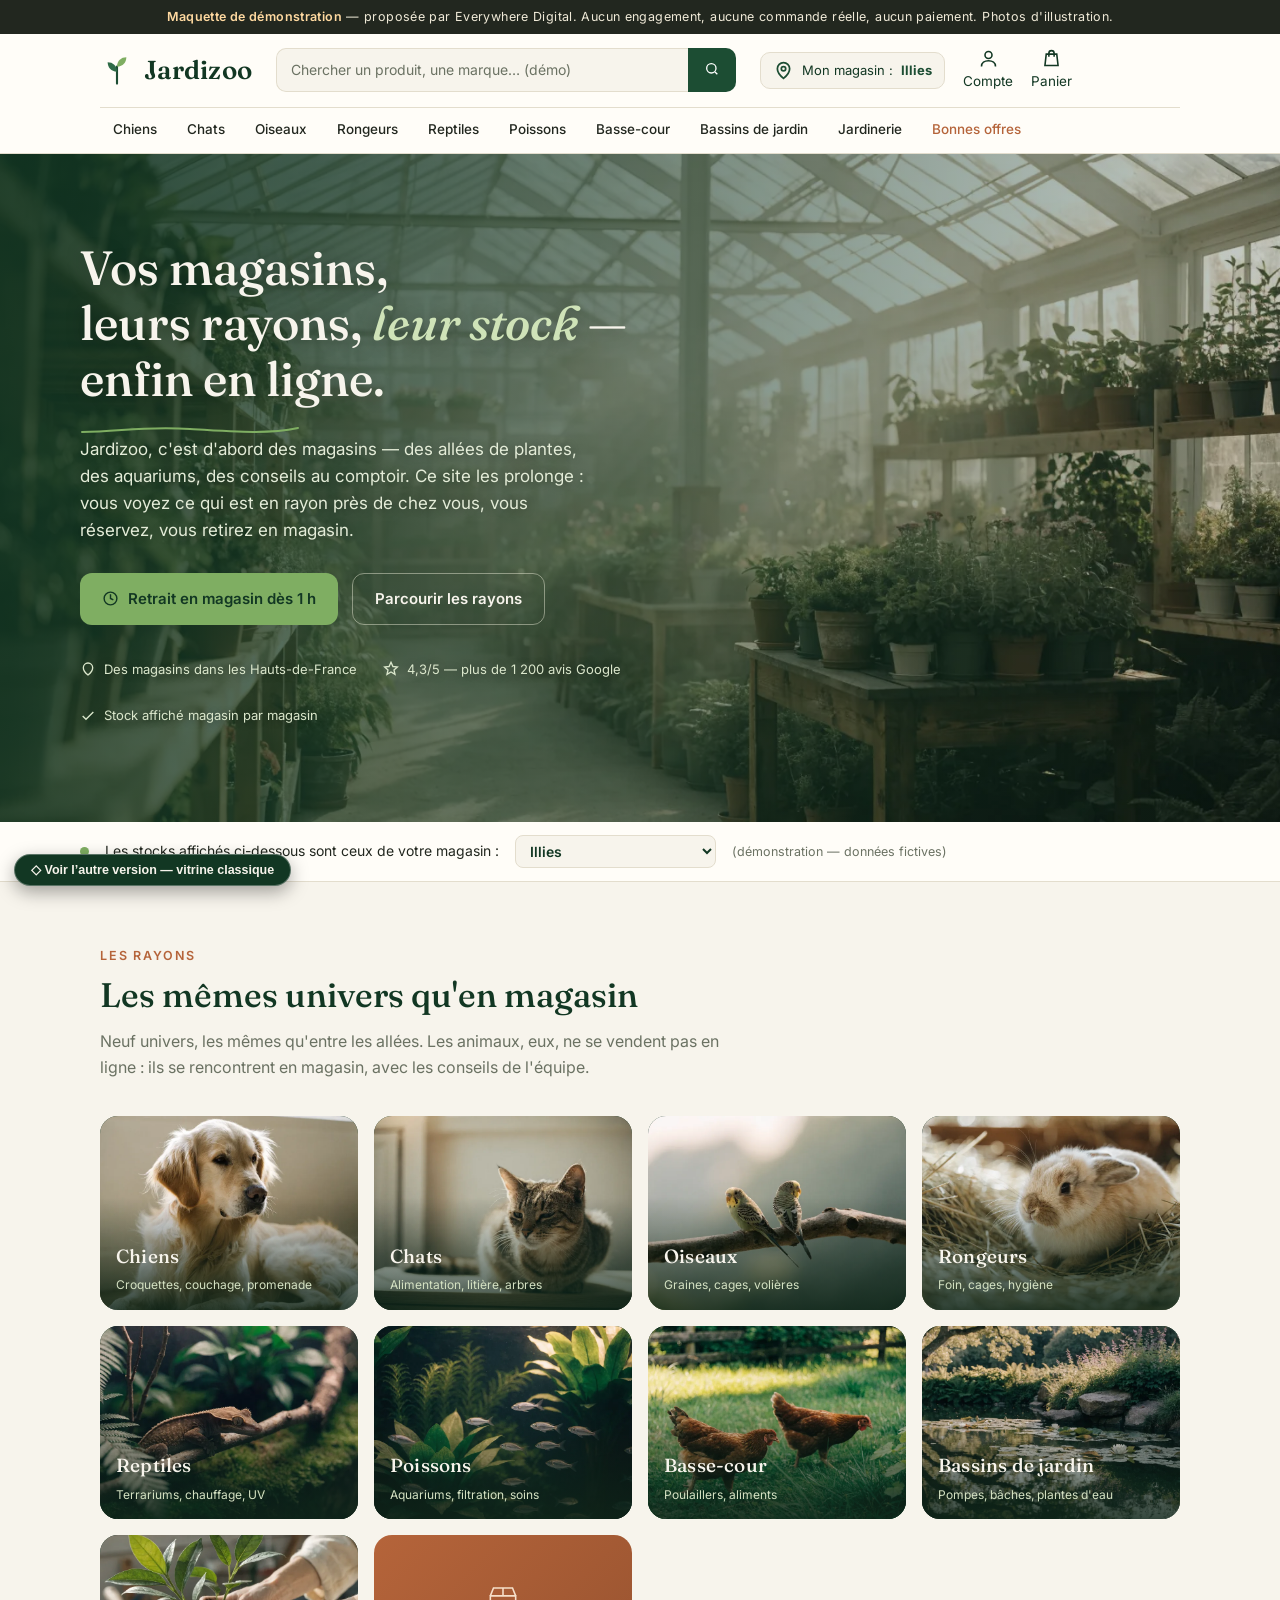
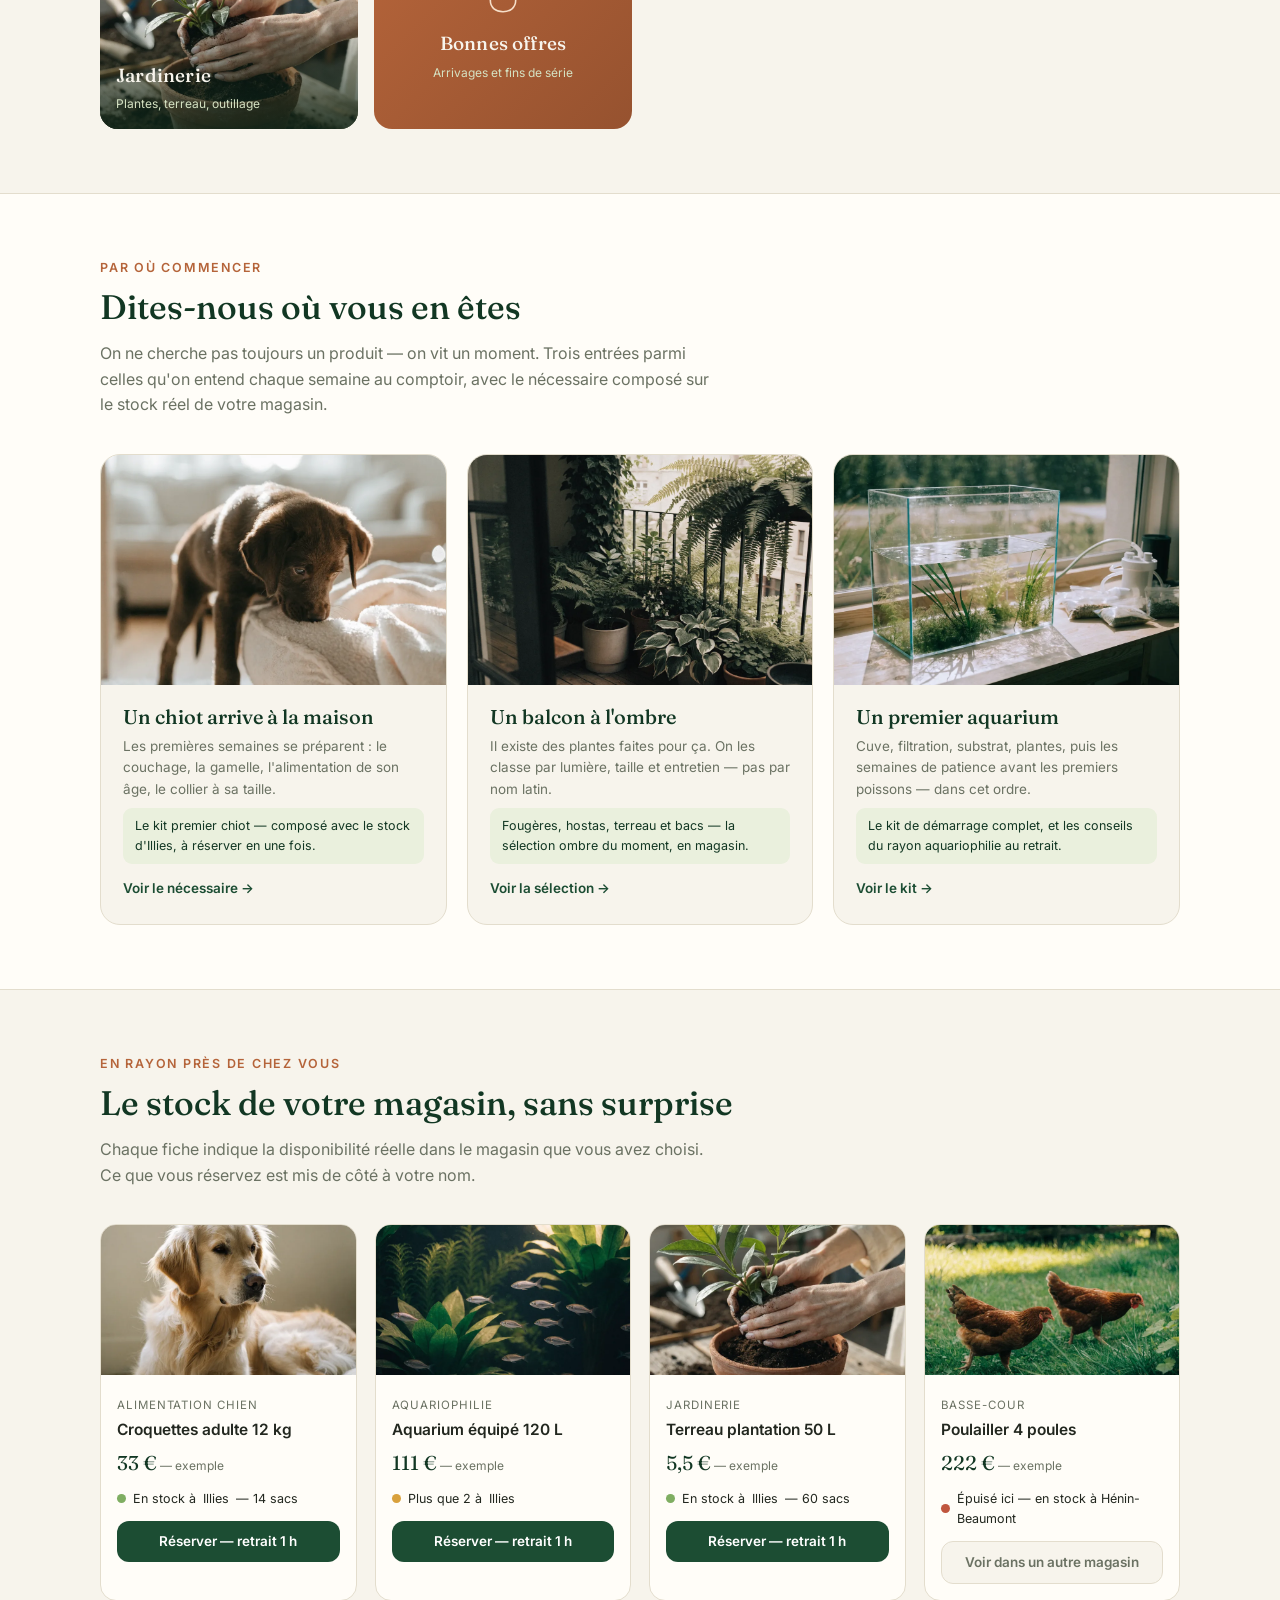
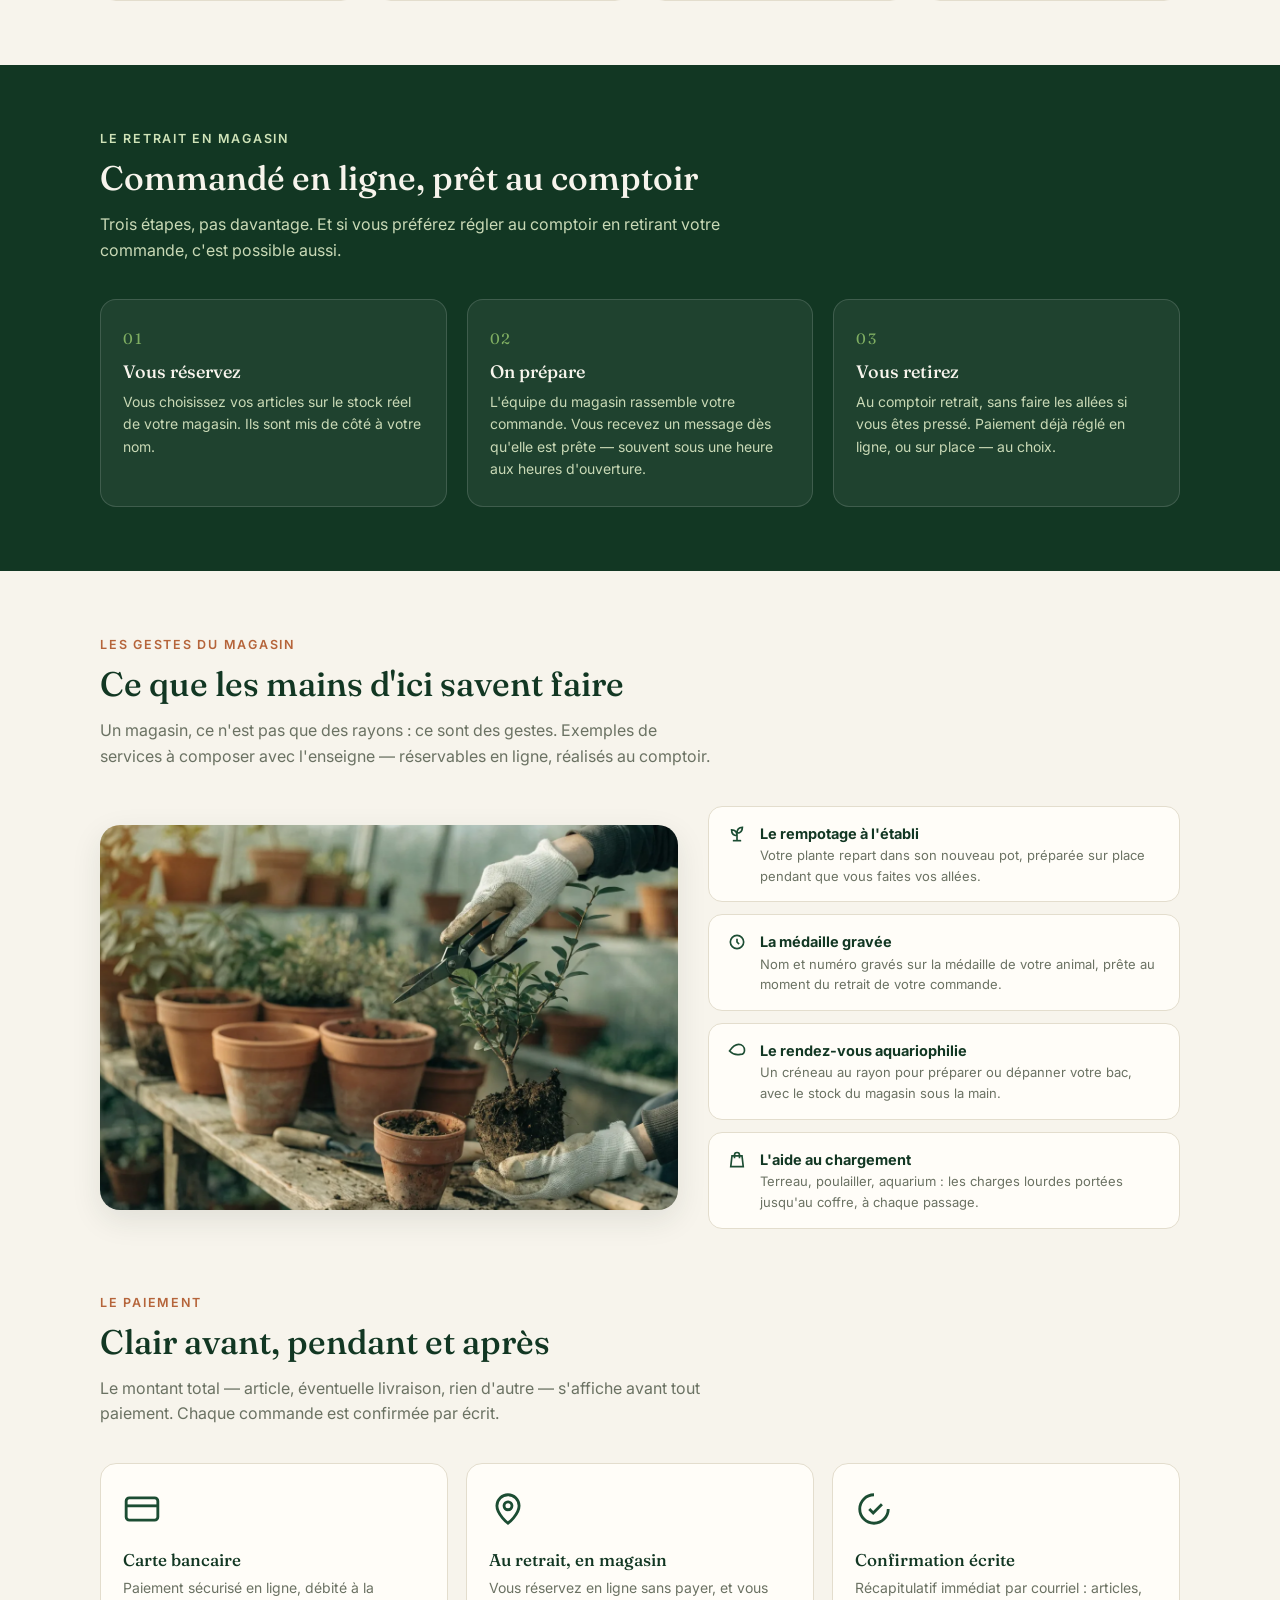
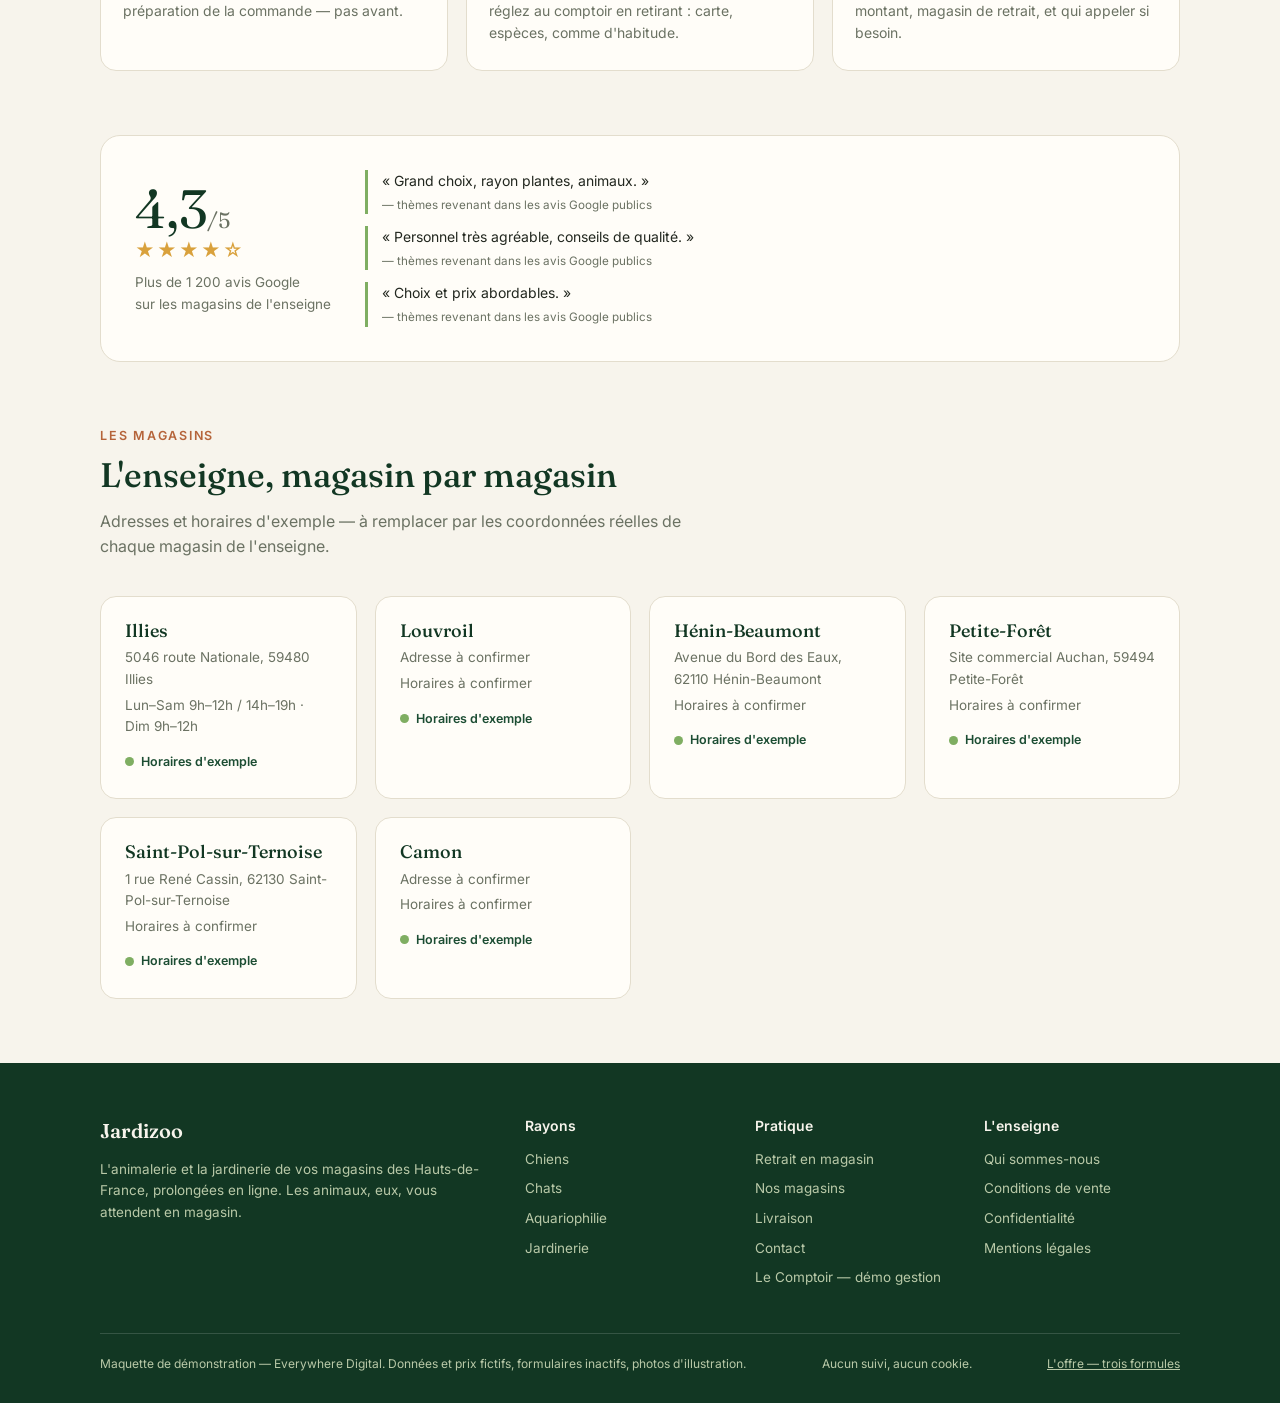
<file: index.html>
<!DOCTYPE html>
<html lang="fr">
<head>
<meta charset="UTF-8">
<meta name="viewport" content="width=device-width, initial-scale=1.0">
<meta name="robots" content="noindex, nofollow">
<title>Jardizoo — maquette de démonstration</title>
<link rel="preconnect" href="https://fonts.googleapis.com">
<link rel="preconnect" href="https://fonts.gstatic.com" crossorigin>
<link href="https://fonts.googleapis.com/css2?family=Fraunces:opsz,wght@9..144,400;9..144,500;9..144,600&family=Inter:wght@400;500;600&display=swap" rel="stylesheet">
<link rel="stylesheet" href="commun.css?v=2">
<style>
/* — héros photo : la serre au matin — */
.heros{position:relative;color:var(--ivoire);overflow:hidden;background:var(--vert-fonce)}
.heros .fond{position:absolute;inset:0;width:100%;height:100%;object-fit:cover;object-position:center}
.heros .voile{position:absolute;inset:0;background:linear-gradient(100deg,rgba(18,55,35,.88) 0%,rgba(18,55,35,.62) 42%,rgba(18,55,35,.18) 100%)}
.heros-int{position:relative;display:grid;grid-template-columns:1.05fr .95fr;gap:40px;align-items:center;padding:86px 0 96px}
.heros h1{color:var(--ivoire);font-size:clamp(30px,4.6vw,48px);margin-bottom:16px;text-shadow:0 2px 18px rgba(0,0,0,.25)}
.heros h1 em{font-style:italic;color:#cfe3b8}
.heros p.sous{font-size:17px;color:#e4ecd8;max-width:46ch;margin-bottom:28px;text-shadow:0 1px 10px rgba(0,0,0,.3)}
.heros .filet-germe{display:block;margin:12px 0 0}
.cta-groupe{display:flex;gap:14px;flex-wrap:wrap}
.heros-preuves{display:flex;gap:26px;margin-top:34px;flex-wrap:wrap}
.preuve{font-size:13px;color:#dbe7cc;display:flex;align-items:center;gap:8px;text-shadow:0 1px 8px rgba(0,0,0,.4)}
.preuve svg{width:16px;height:16px;flex:none}
.filet-germe path{stroke:var(--seve);stroke-width:2;fill:none;stroke-linecap:round;stroke-dasharray:1;stroke-dashoffset:1;animation:germer 1.6s .4s ease forwards}
@keyframes germer{to{stroke-dashoffset:0}}
@media (prefers-reduced-motion: reduce){.filet-germe path{animation:none !important;stroke-dashoffset:0 !important}}

/* — bandeau magasin / stock — */
.bandeau-stock{background:var(--blanc);border-bottom:1px solid var(--filet)}
.bandeau-stock-int{display:flex;align-items:center;gap:16px;padding:13px 0;font-size:14px;flex-wrap:wrap}
.bandeau-stock select{font:inherit;font-size:14px;border:1.5px solid var(--filet);border-radius:8px;padding:6px 10px;background:var(--ivoire);color:var(--vert-fonce);font-weight:600;cursor:pointer}

/* — univers en tuiles photo — */
.grille-univers{display:grid;grid-template-columns:repeat(auto-fill,minmax(210px,1fr));gap:16px}
.univers{position:relative;border-radius:18px;overflow:hidden;aspect-ratio:4/3;display:block;background:var(--vert-fonce);transition:transform .3s,box-shadow .3s}
.univers:hover{transform:translateY(-4px);box-shadow:var(--ombre)}
.univers img{position:absolute;inset:0;width:100%;height:100%;object-fit:cover;transition:transform .5s ease}
.univers:hover img{transform:scale(1.045)}
.univers .voile-u{position:absolute;inset:0;background:linear-gradient(180deg,transparent 42%,rgba(15,38,25,.82) 100%)}
.univers .titre-u{position:absolute;left:16px;right:16px;bottom:13px;color:var(--ivoire)}
.univers .titre-u b{display:block;font-family:'Fraunces',serif;font-size:19px;font-weight:500;letter-spacing:.01em}
.univers .titre-u span{font-size:12px;color:#d5e2c3}
.univers.offres-tuile{background:linear-gradient(135deg,var(--terre),#96522f);display:flex;align-items:center;justify-content:center;text-align:center}
.univers.offres-tuile .titre-u{position:static;padding:16px}
.univers.offres-tuile svg{width:38px;height:38px;margin:0 auto 10px;display:block;color:#f6dfc9}

/* — situations (navigation par la vie du client) — */
.situations{background:var(--blanc);border-top:1px solid var(--filet);border-bottom:1px solid var(--filet)}
.grille-situations{display:grid;grid-template-columns:repeat(auto-fit,minmax(280px,1fr));gap:20px}
.situation{background:var(--ivoire);border:1px solid var(--filet);border-radius:20px;overflow:hidden;display:flex;flex-direction:column;transition:transform .3s,box-shadow .3s}
.situation:hover{transform:translateY(-4px);box-shadow:var(--ombre)}
.situation img{width:100%;aspect-ratio:3/2;object-fit:cover}
.situation .corps-s{padding:20px 22px 24px;display:flex;flex-direction:column;gap:8px;flex:1}
.situation h3{font-size:20px}
.situation p{font-size:13.5px;color:var(--gris);flex:1}
.situation .kit{font-size:12.5px;color:var(--vert-fonce);background:#eaf0dd;border-radius:9px;padding:8px 12px}
.situation .lien-s{font-size:13.5px;font-weight:600;color:var(--vert);display:inline-flex;align-items:center;gap:6px;margin-top:6px}

/* — retrait 1h — */
.retrait{background:var(--vert-fonce);color:var(--ivoire)}
.retrait h2{color:var(--ivoire)}
.retrait .intro-section{color:#c9d9b6}
.etapes{display:grid;grid-template-columns:repeat(auto-fit,minmax(220px,1fr));gap:20px;counter-reset:etape}
.etape{background:rgba(255,255,255,.06);border:1px solid rgba(255,255,255,.14);border-radius:16px;padding:26px 22px;position:relative}
.etape::before{counter-increment:etape;content:counter(etape,decimal-leading-zero);font-family:'Fraunces',serif;font-size:15px;color:var(--seve);letter-spacing:.1em}
.etape h3{color:var(--ivoire);font-size:18px;margin:10px 0 8px}
.etape p{font-size:14px;color:#c9d9b6}

/* — les ateliers — */
.ateliers-grille{display:grid;grid-template-columns:1.1fr .9fr;gap:30px;align-items:center}
.ateliers-grille img{border-radius:20px;width:100%;aspect-ratio:3/2;object-fit:cover;box-shadow:var(--ombre)}
.liste-ateliers{display:grid;gap:12px}
.atelier-item{background:var(--blanc);border:1px solid var(--filet);border-radius:14px;padding:15px 18px;display:flex;gap:13px;align-items:flex-start}
.atelier-item svg{width:20px;height:20px;flex:none;color:var(--vert);margin-top:2px}
.atelier-item b{font-size:14.5px;display:block;color:var(--vert-fonce)}
.atelier-item p{font-size:13px;color:var(--gris)}

/* — paiement — */
.paiement-cartes{display:grid;grid-template-columns:repeat(auto-fit,minmax(240px,1fr));gap:18px}
.pcarte{background:var(--blanc);border:1px solid var(--filet);border-radius:16px;padding:26px 22px}
.pcarte .ico{width:38px;height:38px;color:var(--vert);margin-bottom:14px}
.pcarte h3{font-size:17px;margin-bottom:8px}
.pcarte p{font-size:14px;color:var(--gris)}

/* — avis — */
.avis-bloc{display:flex;align-items:center;gap:34px;flex-wrap:wrap;background:var(--blanc);border:1px solid var(--filet);border-radius:20px;padding:34px}
.note{font-family:'Fraunces',serif;font-size:54px;color:var(--vert-fonce);line-height:1}
.etoiles{color:#d9a13c;font-size:19px;letter-spacing:2px}
.avis-bloc .detail{font-size:13.5px;color:var(--gris);margin-top:6px}
.avis-citations{flex:1;min-width:260px;display:grid;gap:12px}
.citation{font-size:14px;border-left:3px solid var(--seve);padding-left:14px;color:var(--encre)}
.citation small{display:block;color:var(--gris);margin-top:3px}

/* — magasins — */
.grille-magasins{display:grid;grid-template-columns:repeat(auto-fill,minmax(250px,1fr));gap:18px}
.magasin{background:var(--blanc);border:1px solid var(--filet);border-radius:16px;padding:24px}
.magasin h3{font-size:18px;margin-bottom:6px}
.magasin p{font-size:13.5px;color:var(--gris);margin-bottom:4px}
.magasin .ouvert{display:inline-flex;align-items:center;gap:7px;font-size:12.5px;color:var(--vert);font-weight:600;margin-top:10px}

@media (max-width:860px){
  .heros-int{grid-template-columns:1fr;padding:56px 0 62px}
  .ateliers-grille{grid-template-columns:1fr}
}
</style>
</head>
<body>

<div class="demo-bandeau"><strong>Maquette de démonstration</strong> — proposée par Everywhere Digital. Aucun engagement, aucune commande réelle, aucun paiement. Photos d'illustration.</div>

<header>
  <div class="conteneur">
    <div class="entete-haut">
      <a class="logo" href="index.html" aria-label="Jardizoo">
        <svg viewBox="0 0 40 40" aria-hidden="true"><path d="M20 36V16" stroke="#1c4d33" stroke-width="2.5" stroke-linecap="round"/><path d="M20 22c-7 0-11-5-11-11 6 0 11 4 11 11Z" fill="#2e6b47"/><path d="M20 16c7 0 11-5 11-11-6 0-11 4-11 11Z" fill="#7fae62"/></svg>
        Jardizoo
      </a>
      <div class="recherche" role="search">
        <input type="search" placeholder="Chercher un produit, une marque… (démo)" aria-label="Recherche">
        <button aria-label="Rechercher"><svg width="16" height="16" viewBox="0 0 24 24" fill="none" stroke="currentColor" stroke-width="2"><circle cx="11" cy="11" r="7"/><path d="m20 20-3.5-3.5"/></svg></button>
      </div>
      <div class="entete-actions">
        <div class="mon-magasin" title="Choisir mon magasin (démonstration)">
          <svg width="15" height="15" viewBox="0 0 24 24" fill="none" stroke="#1c4d33" stroke-width="2"><path d="M12 21s-7-5.5-7-11a7 7 0 0 1 14 0c0 5.5-7 11-7 11Z"/><circle cx="12" cy="10" r="2.5"/></svg>
          Mon magasin : <b id="magasin-choisi">Illies</b>
        </div>
        <div class="action"><svg viewBox="0 0 24 24" fill="none" stroke="currentColor" stroke-width="1.8"><circle cx="12" cy="8" r="4"/><path d="M4 21c0-4 3.5-6.5 8-6.5s8 2.5 8 6.5"/></svg><span>Compte</span></div>
        <a class="action" href="panier.html"><svg viewBox="0 0 24 24" fill="none" stroke="currentColor" stroke-width="1.8"><path d="M6 7h12l1.5 13h-15L6 7Z"/><path d="M9 10V6a3 3 0 0 1 6 0v4"/></svg><span>Panier</span></a>
      </div>
    </div>
    <nav class="rayons-nav" aria-label="Rayons">
      <ul>
        <li><a href="rayon.html">Chiens</a></li>
        <li><a href="#univers">Chats</a></li>
        <li><a href="#univers">Oiseaux</a></li>
        <li><a href="#univers">Rongeurs</a></li>
        <li><a href="#univers">Reptiles</a></li>
        <li><a href="#univers">Poissons</a></li>
        <li><a href="#univers">Basse-cour</a></li>
        <li><a href="#univers">Bassins de jardin</a></li>
        <li><a href="#univers">Jardinerie</a></li>
        <li><a href="#univers" class="offres">Bonnes offres</a></li>
      </ul>
    </nav>
  </div>
</header>

<!-- HÉROS : la serre au matin -->
<div class="heros">
  <img class="fond" src="assets/hero.webp" alt="" fetchpriority="high">
  <div class="voile" aria-hidden="true"></div>
  <div class="conteneur heros-int">
    <div>
      <h1>Vos magasins,<br>leurs rayons, <em>leur stock</em> —<br>enfin en ligne.</h1>
      <svg class="filet-germe" width="220" height="14" viewBox="0 0 220 14" aria-hidden="true"><path pathLength="1" d="M2 10 C 40 10, 60 4, 110 7 S 190 12, 218 6"/></svg>
      <p class="sous">Jardizoo, c'est d'abord des magasins — des allées de plantes, des aquariums, des conseils au comptoir. Ce site les prolonge : vous voyez ce qui est en rayon près de chez vous, vous réservez, vous retirez en magasin.</p>
      <div class="cta-groupe">
        <a class="btn btn-plein" href="#retrait"><svg width="17" height="17" viewBox="0 0 24 24" fill="none" stroke="currentColor" stroke-width="2"><path d="M12 6v6l4 2"/><circle cx="12" cy="12" r="9"/></svg>Retrait en magasin dès 1 h</a>
        <a class="btn btn-ligne" href="#univers">Parcourir les rayons</a>
      </div>
      <div class="heros-preuves">
        <span class="preuve"><svg viewBox="0 0 24 24" fill="none" stroke="currentColor" stroke-width="2"><path d="M12 21s-7-5.5-7-11a7 7 0 0 1 14 0c0 5.5-7 11-7 11Z"/></svg>Des magasins dans les Hauts-de-France</span>
        <span class="preuve"><svg viewBox="0 0 24 24" fill="none" stroke="currentColor" stroke-width="2"><path d="m12 2 2.9 6.3 6.6.6-5 4.5 1.5 6.6L12 16.5 6 20l1.5-6.6-5-4.5 6.6-.6L12 2Z"/></svg>4,3/5 — plus de 1 200 avis Google</span>
        <span class="preuve"><svg viewBox="0 0 24 24" fill="none" stroke="currentColor" stroke-width="2"><path d="M20 6 9 17l-5-5"/></svg>Stock affiché magasin par magasin</span>
      </div>
    </div>
    <div></div>
  </div>
</div>

<!-- BANDEAU STOCK LOCAL -->
<div class="bandeau-stock">
  <div class="conteneur bandeau-stock-int">
    <span class="pastille" aria-hidden="true"></span>
    <span>Les stocks affichés ci-dessous sont ceux de votre magasin :</span>
    <select id="selecteur-magasin" aria-label="Choisir un magasin">
      <option>Illies</option>
      <option>Louvroil</option>
      <option>Hénin-Beaumont</option>
      <option>Petite-Forêt</option>
      <option>Saint-Pol-sur-Ternoise</option>
      <option>Camon</option>
    </select>
    <span style="color:var(--gris);font-size:12.5px">(démonstration — données fictives)</span>
  </div>
</div>

<!-- UNIVERS EN TUILES PHOTO -->
<section id="univers">
  <div class="conteneur">
    <p class="sur-titre apparait">Les rayons</p>
    <h2 class="titre-section apparait">Les mêmes univers qu'en magasin</h2>
    <p class="intro-section apparait">Neuf univers, les mêmes qu'entre les allées. Les animaux, eux, ne se vendent pas en ligne : ils se rencontrent en magasin, avec les conseils de l'équipe.</p>
    <div class="grille-univers">
      <a class="univers apparait" href="rayon.html"><img src="assets/u-chien.webp" alt="Chien" loading="lazy"><span class="voile-u"></span><span class="titre-u"><b>Chiens</b><span>Croquettes, couchage, promenade</span></span></a>
      <a class="univers apparait" href="rayon.html"><img src="assets/u-chat.webp" alt="Chat" loading="lazy"><span class="voile-u"></span><span class="titre-u"><b>Chats</b><span>Alimentation, litière, arbres</span></span></a>
      <a class="univers apparait" href="rayon.html"><img src="assets/u-oiseaux.webp" alt="Oiseaux" loading="lazy"><span class="voile-u"></span><span class="titre-u"><b>Oiseaux</b><span>Graines, cages, volières</span></span></a>
      <a class="univers apparait" href="rayon.html"><img src="assets/u-rongeurs.webp" alt="Rongeurs" loading="lazy"><span class="voile-u"></span><span class="titre-u"><b>Rongeurs</b><span>Foin, cages, hygiène</span></span></a>
      <a class="univers apparait" href="rayon.html"><img src="assets/u-reptiles.webp" alt="Reptiles" loading="lazy"><span class="voile-u"></span><span class="titre-u"><b>Reptiles</b><span>Terrariums, chauffage, UV</span></span></a>
      <a class="univers apparait" href="rayon.html"><img src="assets/u-poissons.webp" alt="Poissons" loading="lazy"><span class="voile-u"></span><span class="titre-u"><b>Poissons</b><span>Aquariums, filtration, soins</span></span></a>
      <a class="univers apparait" href="rayon.html"><img src="assets/u-bassecour.webp" alt="Basse-cour" loading="lazy"><span class="voile-u"></span><span class="titre-u"><b>Basse-cour</b><span>Poulaillers, aliments</span></span></a>
      <a class="univers apparait" href="rayon.html"><img src="assets/u-bassin.webp" alt="Bassins de jardin" loading="lazy"><span class="voile-u"></span><span class="titre-u"><b>Bassins de jardin</b><span>Pompes, bâches, plantes d'eau</span></span></a>
      <a class="univers apparait" href="rayon.html"><img src="assets/u-jardinerie.webp" alt="Jardinerie" loading="lazy"><span class="voile-u"></span><span class="titre-u"><b>Jardinerie</b><span>Plantes, terreau, outillage</span></span></a>
      <a class="univers offres-tuile apparait" href="rayon.html"><span class="titre-u"><svg viewBox="0 0 48 48" fill="none" stroke="currentColor" stroke-width="2"><path d="M8 20h32v6c0 9-7 14-16 14S8 35 8 26v-6Z"/><path d="M8 20l4-10h24l4 10M24 10v10"/></svg><b>Bonnes offres</b><span>Arrivages et fins de série</span></span></a>
    </div>
  </div>
</section>

<!-- SELON VOTRE SITUATION -->
<section class="situations">
  <div class="conteneur">
    <p class="sur-titre apparait">Par où commencer</p>
    <h2 class="titre-section apparait">Dites-nous où vous en êtes</h2>
    <p class="intro-section apparait">On ne cherche pas toujours un produit — on vit un moment. Trois entrées parmi celles qu'on entend chaque semaine au comptoir, avec le nécessaire composé sur le stock réel de votre magasin.</p>
    <div class="grille-situations">
      <div class="situation apparait">
        <img src="assets/sit-chiot.webp" alt="" loading="lazy">
        <div class="corps-s">
          <h3>Un chiot arrive à la maison</h3>
          <p>Les premières semaines se préparent : le couchage, la gamelle, l'alimentation de son âge, le collier à sa taille.</p>
          <span class="kit">Le kit premier chiot — composé avec le stock d'Illies, à réserver en une fois.</span>
          <a class="lien-s" href="rayon.html">Voir le nécessaire →</a>
        </div>
      </div>
      <div class="situation apparait">
        <img src="assets/sit-balcon.webp" alt="" loading="lazy">
        <div class="corps-s">
          <h3>Un balcon à l'ombre</h3>
          <p>Il existe des plantes faites pour ça. On les classe par lumière, taille et entretien — pas par nom latin.</p>
          <span class="kit">Fougères, hostas, terreau et bacs — la sélection ombre du moment, en magasin.</span>
          <a class="lien-s" href="rayon.html">Voir la sélection →</a>
        </div>
      </div>
      <div class="situation apparait">
        <img src="assets/sit-aquarium.webp" alt="" loading="lazy">
        <div class="corps-s">
          <h3>Un premier aquarium</h3>
          <p>Cuve, filtration, substrat, plantes, puis les semaines de patience avant les premiers poissons — dans cet ordre.</p>
          <span class="kit">Le kit de démarrage complet, et les conseils du rayon aquariophilie au retrait.</span>
          <a class="lien-s" href="rayon.html">Voir le kit →</a>
        </div>
      </div>
    </div>
  </div>
</section>

<!-- PRODUITS DÉMO -->
<section>
  <div class="conteneur">
    <p class="sur-titre apparait">En rayon près de chez vous</p>
    <h2 class="titre-section apparait">Le stock de votre magasin, sans surprise</h2>
    <p class="intro-section apparait">Chaque fiche indique la disponibilité réelle dans le magasin que vous avez choisi. Ce que vous réservez est mis de côté à votre nom.</p>
    <div class="grille-produits">
      <article class="produit apparait">
        <div class="visuel" style="padding:0"><img src="assets/u-chien.webp" alt="" loading="lazy" style="width:100%;height:100%;object-fit:cover"></div>
        <div class="corps">
          <span class="marque">Alimentation chien</span>
          <h3><a href="produit.html">Croquettes adulte 12 kg</a></h3>
          <p class="prix">33 €<small> — exemple</small></p>
          <p class="stock-ligne"><span class="pastille"></span>En stock à <span class="ou-magasin">Illies</span> — 14 sacs</p>
          <a class="btn" href="produit.html">Réserver — retrait 1 h</a>
        </div>
      </article>
      <article class="produit apparait">
        <div class="visuel" style="padding:0"><img src="assets/u-poissons.webp" alt="" loading="lazy" style="width:100%;height:100%;object-fit:cover"></div>
        <div class="corps">
          <span class="marque">Aquariophilie</span>
          <h3><a href="produit.html">Aquarium équipé 120 L</a></h3>
          <p class="prix">111 €<small> — exemple</small></p>
          <p class="stock-ligne faible"><span class="pastille"></span>Plus que 2 à <span class="ou-magasin">Illies</span></p>
          <a class="btn" href="produit.html">Réserver — retrait 1 h</a>
        </div>
      </article>
      <article class="produit apparait">
        <div class="visuel" style="padding:0"><img src="assets/u-jardinerie.webp" alt="" loading="lazy" style="width:100%;height:100%;object-fit:cover"></div>
        <div class="corps">
          <span class="marque">Jardinerie</span>
          <h3><a href="produit.html">Terreau plantation 50 L</a></h3>
          <p class="prix">5,5 €<small> — exemple</small></p>
          <p class="stock-ligne"><span class="pastille"></span>En stock à <span class="ou-magasin">Illies</span> — 60 sacs</p>
          <a class="btn" href="produit.html">Réserver — retrait 1 h</a>
        </div>
      </article>
      <article class="produit apparait">
        <div class="visuel" style="padding:0"><img src="assets/u-bassecour.webp" alt="" loading="lazy" style="width:100%;height:100%;object-fit:cover"></div>
        <div class="corps">
          <span class="marque">Basse-cour</span>
          <h3><a href="produit.html">Poulailler 4 poules</a></h3>
          <p class="prix">222 €<small> — exemple</small></p>
          <p class="stock-ligne epuise"><span class="pastille"></span>Épuisé ici — en stock à Hénin-Beaumont</p>
          <a class="btn indispo" href="produit.html">Voir dans un autre magasin</a>
        </div>
      </article>
    </div>
  </div>
</section>

<!-- RETRAIT 1H -->
<section class="retrait" id="retrait">
  <div class="conteneur">
    <p class="sur-titre apparait" style="color:#cfe3b8">Le retrait en magasin</p>
    <h2 class="titre-section apparait">Commandé en ligne, prêt au comptoir</h2>
    <p class="intro-section apparait">Trois étapes, pas davantage. Et si vous préférez régler au comptoir en retirant votre commande, c'est possible aussi.</p>
    <div class="etapes">
      <div class="etape apparait"><h3>Vous réservez</h3><p>Vous choisissez vos articles sur le stock réel de votre magasin. Ils sont mis de côté à votre nom.</p></div>
      <div class="etape apparait"><h3>On prépare</h3><p>L'équipe du magasin rassemble votre commande. Vous recevez un message dès qu'elle est prête — souvent sous une heure aux heures d'ouverture.</p></div>
      <div class="etape apparait"><h3>Vous retirez</h3><p>Au comptoir retrait, sans faire les allées si vous êtes pressé. Paiement déjà réglé en ligne, ou sur place — au choix.</p></div>
    </div>
  </div>
</section>

<!-- LES ATELIERS -->
<section>
  <div class="conteneur">
    <p class="sur-titre apparait">Les gestes du magasin</p>
    <h2 class="titre-section apparait">Ce que les mains d'ici savent faire</h2>
    <p class="intro-section apparait">Un magasin, ce n'est pas que des rayons : ce sont des gestes. Exemples de services à composer avec l'enseigne — réservables en ligne, réalisés au comptoir.</p>
    <div class="ateliers-grille">
      <img class="apparait" src="assets/atelier.webp" alt="Rempotage à l'établi du magasin" loading="lazy">
      <div class="liste-ateliers">
        <div class="atelier-item apparait"><svg viewBox="0 0 24 24" fill="none" stroke="currentColor" stroke-width="2"><path d="M12 20v-8m0 2c-4 0-6.5-2.8-6.5-7C9.5 7 12 9.8 12 14Zm0-3c4 0 6.5-2.8 6.5-7-4 0-6.5 2.8-6.5 7Z"/><path d="M7 20h10"/></svg>
          <span><b>Le rempotage à l'établi</b><p>Votre plante repart dans son nouveau pot, préparée sur place pendant que vous faites vos allées.</p></span></div>
        <div class="atelier-item apparait"><svg viewBox="0 0 24 24" fill="none" stroke="currentColor" stroke-width="2"><circle cx="12" cy="12" r="8"/><path d="M12 8v4l2.5 2.5"/></svg>
          <span><b>La médaille gravée</b><p>Nom et numéro gravés sur la médaille de votre animal, prête au moment du retrait de votre commande.</p></span></div>
        <div class="atelier-item apparait"><svg viewBox="0 0 24 24" fill="none" stroke="currentColor" stroke-width="2"><path d="M3 12c4-6 8-8 11-8 4 0 7 3 7 7 0 3-2 5-5 5-4 1-9 0-13-4Z"/></svg>
          <span><b>Le rendez-vous aquariophilie</b><p>Un créneau au rayon pour préparer ou dépanner votre bac, avec le stock du magasin sous la main.</p></span></div>
        <div class="atelier-item apparait"><svg viewBox="0 0 24 24" fill="none" stroke="currentColor" stroke-width="2"><path d="M6 7h12l1.5 13h-15L6 7Z"/><path d="M9 10V6a3 3 0 0 1 6 0v4"/></svg>
          <span><b>L'aide au chargement</b><p>Terreau, poulailler, aquarium : les charges lourdes portées jusqu'au coffre, à chaque passage.</p></span></div>
      </div>
    </div>
  </div>
</section>

<!-- PAIEMENT -->
<section style="padding-top:0">
  <div class="conteneur">
    <p class="sur-titre apparait">Le paiement</p>
    <h2 class="titre-section apparait">Clair avant, pendant et après</h2>
    <p class="intro-section apparait">Le montant total — article, éventuelle livraison, rien d'autre — s'affiche avant tout paiement. Chaque commande est confirmée par écrit.</p>
    <div class="paiement-cartes">
      <div class="pcarte apparait"><svg class="ico" viewBox="0 0 24 24" fill="none" stroke="currentColor" stroke-width="1.8"><rect x="2" y="5" width="20" height="14" rx="2"/><path d="M2 10h20"/></svg><h3>Carte bancaire</h3><p>Paiement sécurisé en ligne, débité à la préparation de la commande — pas avant.</p></div>
      <div class="pcarte apparait"><svg class="ico" viewBox="0 0 24 24" fill="none" stroke="currentColor" stroke-width="1.8"><path d="M12 21s-7-5.5-7-11a7 7 0 0 1 14 0c0 5.5-7 11-7 11Z"/><circle cx="12" cy="10" r="2.5"/></svg><h3>Au retrait, en magasin</h3><p>Vous réservez en ligne sans payer, et vous réglez au comptoir en retirant : carte, espèces, comme d'habitude.</p></div>
      <div class="pcarte apparait"><svg class="ico" viewBox="0 0 24 24" fill="none" stroke="currentColor" stroke-width="1.8"><path d="M21 12a9 9 0 1 1-9-9"/><path d="m9 12 2.5 2.5L17 9"/></svg><h3>Confirmation écrite</h3><p>Récapitulatif immédiat par courriel : articles, montant, magasin de retrait, et qui appeler si besoin.</p></div>
    </div>
  </div>
</section>

<!-- AVIS -->
<section style="padding-top:0">
  <div class="conteneur">
    <div class="avis-bloc apparait">
      <div>
        <div class="note">4,3<span style="font-size:22px;color:var(--gris)">/5</span></div>
        <div class="etoiles" aria-hidden="true">★★★★☆</div>
        <p class="detail">Plus de 1 200 avis Google<br>sur les magasins de l'enseigne</p>
      </div>
      <div class="avis-citations">
        <p class="citation">« Grand choix, rayon plantes, animaux. »<small>— thèmes revenant dans les avis Google publics</small></p>
        <p class="citation">« Personnel très agréable, conseils de qualité. »<small>— thèmes revenant dans les avis Google publics</small></p>
        <p class="citation">« Choix et prix abordables. »<small>— thèmes revenant dans les avis Google publics</small></p>
      </div>
    </div>
  </div>
</section>

<!-- MAGASINS -->
<section id="magasins" style="padding-top:0">
  <div class="conteneur">
    <p class="sur-titre apparait">Les magasins</p>
    <h2 class="titre-section apparait">L'enseigne, magasin par magasin</h2>
    <p class="intro-section apparait">Adresses et horaires d'exemple — à remplacer par les coordonnées réelles de chaque magasin de l'enseigne.</p>
    <div class="grille-magasins">
      <div class="magasin apparait"><h3>Illies</h3><p>5046 route Nationale, 59480 Illies</p><p>Lun–Sam 9h–12h / 14h–19h · Dim 9h–12h</p><span class="ouvert"><span class="pastille"></span>Horaires d'exemple</span></div>
      <div class="magasin apparait"><h3>Louvroil</h3><p>Adresse à confirmer</p><p>Horaires à confirmer</p><span class="ouvert"><span class="pastille"></span>Horaires d'exemple</span></div>
      <div class="magasin apparait"><h3>Hénin-Beaumont</h3><p>Avenue du Bord des Eaux, 62110 Hénin-Beaumont</p><p>Horaires à confirmer</p><span class="ouvert"><span class="pastille"></span>Horaires d'exemple</span></div>
      <div class="magasin apparait"><h3>Petite-Forêt</h3><p>Site commercial Auchan, 59494 Petite-Forêt</p><p>Horaires à confirmer</p><span class="ouvert"><span class="pastille"></span>Horaires d'exemple</span></div>
      <div class="magasin apparait"><h3>Saint-Pol-sur-Ternoise</h3><p>1 rue René Cassin, 62130 Saint-Pol-sur-Ternoise</p><p>Horaires à confirmer</p><span class="ouvert"><span class="pastille"></span>Horaires d'exemple</span></div>
      <div class="magasin apparait"><h3>Camon</h3><p>Adresse à confirmer</p><p>Horaires à confirmer</p><span class="ouvert"><span class="pastille"></span>Horaires d'exemple</span></div>
    </div>
  </div>
</section>

<footer>
  <div class="conteneur">
    <div class="pied-grille">
      <div>
        <h4 style="font-family:'Fraunces',serif;font-size:20px">Jardizoo</h4>
        <p>L'animalerie et la jardinerie de vos magasins des Hauts-de-France, prolongées en ligne. Les animaux, eux, vous attendent en magasin.</p>
      </div>
      <div><h4>Rayons</h4><ul><li><a href="rayon.html">Chiens</a></li><li><a href="#univers">Chats</a></li><li><a href="#univers">Aquariophilie</a></li><li><a href="#univers">Jardinerie</a></li></ul></div>
      <div><h4>Pratique</h4><ul><li><a href="#retrait">Retrait en magasin</a></li><li><a href="#magasins">Nos magasins</a></li><li><a href="#">Livraison</a></li><li><a href="#">Contact</a></li><li><a href="gestion.html">Le Comptoir — démo gestion</a></li></ul></div>
      <div><h4>L'enseigne</h4><ul><li><a href="#">Qui sommes-nous</a></li><li><a href="#">Conditions de vente</a></li><li><a href="#">Confidentialité</a></li><li><a href="#">Mentions légales</a></li></ul></div>
    </div>
    <div class="pied-bas">
      <span>Maquette de démonstration — Everywhere Digital. Données et prix fictifs, formulaires inactifs, photos d'illustration.</span>
      <span>Aucun suivi, aucun cookie.</span>
      <span><a href="offre/" style="text-decoration:underline">L'offre — trois formules</a></span>
    </div>
  </div>
</footer>

<script>
// apparition au défilement
const obs=new IntersectionObserver(es=>es.forEach(e=>{if(e.isIntersecting){e.target.classList.add('visible');obs.unobserve(e.target)}}),{threshold:.12});
document.querySelectorAll('.apparait').forEach(el=>obs.observe(el));
// magasin choisi → répercuté sur les fiches produits (démo)
const sel=document.getElementById('selecteur-magasin');
sel.addEventListener('change',()=>{
  document.getElementById('magasin-choisi').textContent=sel.value;
  document.querySelectorAll('.ou-magasin').forEach(s=>s.textContent=sel.value);
});
</script>
<a href="reprise/" style="position:fixed;left:14px;bottom:14px;z-index:9999;background:#123723;color:#f7f4ec;border:1px solid rgba(255,255,255,.3);border-radius:999px;padding:9px 16px;font:600 12.5px/1 sans-serif;text-decoration:none;box-shadow:0 6px 18px rgba(0,0,0,.35)">◇ Voir l’autre version — vitrine classique</a>
</body>
</html>
</file>
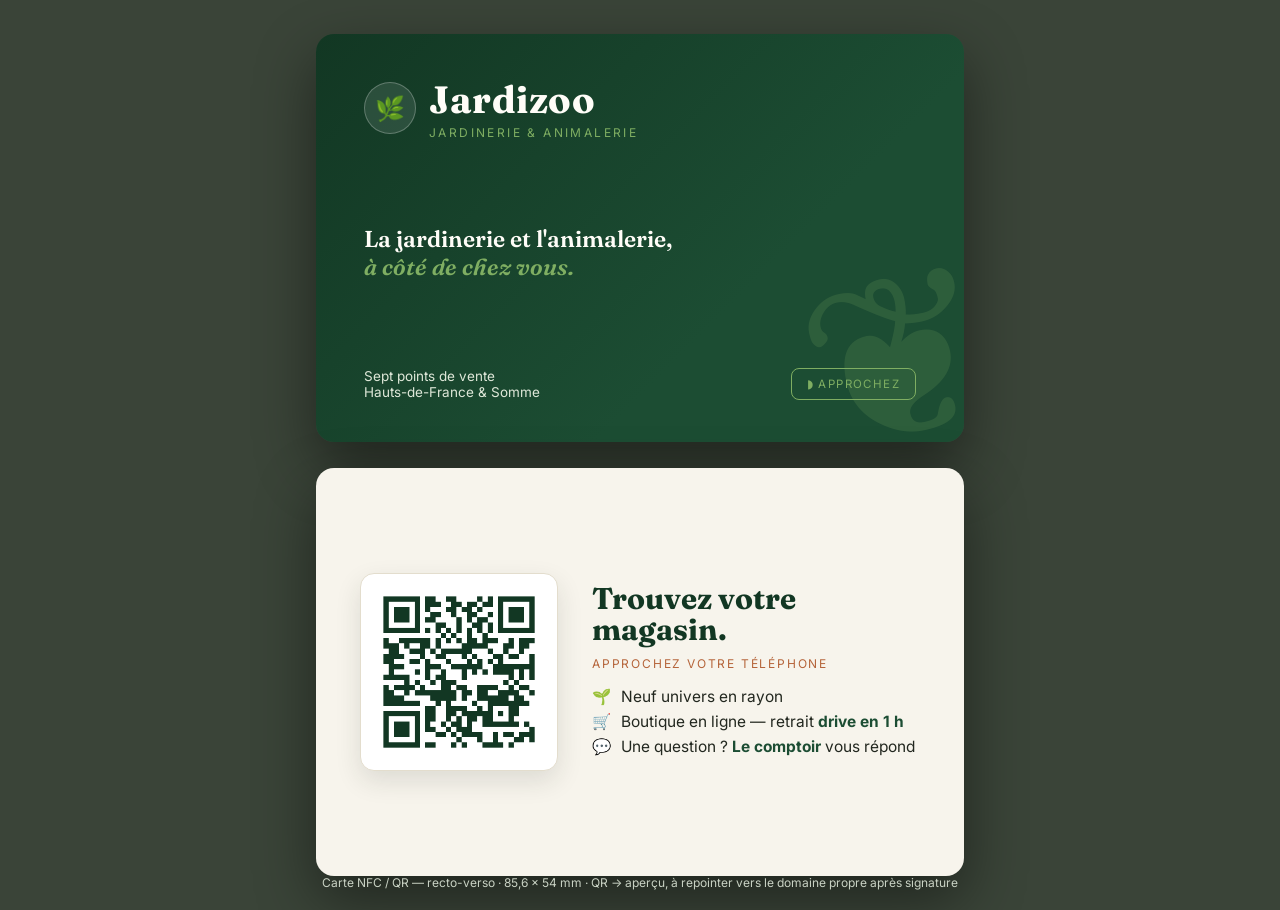
<file: carte-nfc/index.html>
<!DOCTYPE html>
<html lang="fr">
<head>
<meta charset="UTF-8">
<meta name="viewport" content="width=device-width, initial-scale=1.0">
<meta name="robots" content="noindex, nofollow">
<title>Jardizoo — carte NFC</title>
<link href="https://fonts.googleapis.com/css2?family=Fraunces:opsz,wght@9..144,600;9..144,700&family=Inter:wght@400;500;600&display=swap" rel="stylesheet">
<style>
:root{--vert:#1c4d33;--vert-fonce:#123723;--vert-clair:#2e6b47;--seve:#7fae62;--terre:#b5643a;--ivoire:#f7f4ec;--blanc:#fffdf8;--encre:#22271f;--filet:#e3ddcd}
*{margin:0;padding:0;box-sizing:border-box}
body{background:#3a4438;font-family:'Inter',sans-serif;display:flex;flex-wrap:wrap;gap:26px;justify-content:center;align-items:center;min-height:100vh;padding:34px}
.card{width:648px;height:408px;border-radius:18px;overflow:hidden;position:relative;box-shadow:0 24px 60px rgba(0,0,0,.45)}
/* RECTO — vert profond, feuille */
.recto{background:linear-gradient(135deg,var(--vert-fonce),var(--vert) 65%);color:var(--blanc)}
.recto::after{content:"❦";position:absolute;right:-30px;bottom:-52px;font-size:230px;color:rgba(127,174,98,.18);transform:rotate(-12deg)}
.recto .inner{position:relative;height:100%;padding:42px 48px;display:flex;flex-direction:column;justify-content:space-between;z-index:1}
.recto .mk{display:flex;align-items:center;gap:13px}
.recto .mk .leaf{width:52px;height:52px;border-radius:50%;background:rgba(255,255,255,.1);border:1px solid rgba(255,255,255,.25);display:grid;place-items:center;font-size:24px}
.recto h1{font-family:'Fraunces',serif;font-weight:700;font-size:38px;letter-spacing:.5px}
.recto .st{font-size:12px;letter-spacing:2.4px;text-transform:uppercase;color:var(--seve);margin-top:2px}
.recto .slo{font-family:'Fraunces',serif;font-weight:600;font-size:23px;line-height:1.2}
.recto .slo em{font-style:italic;color:var(--seve)}
.recto .pied{display:flex;justify-content:space-between;align-items:flex-end;font-size:13.5px;color:#dfe8d9}
.recto .tap{border:1.5px solid var(--seve);color:var(--seve);padding:8px 15px;font-size:11.5px;letter-spacing:1.4px;text-transform:uppercase;border-radius:8px}
/* VERSO — ivoire, QR */
.verso{background:var(--ivoire);color:var(--encre)}
.verso .inner{height:100%;padding:36px 44px;display:flex;align-items:center;gap:34px}
.verso .qr{width:198px;height:198px;background:#fff;border:1px solid var(--filet);border-radius:14px;padding:12px;flex:none;box-shadow:0 10px 26px rgba(34,39,31,.12)}
.verso .qr img{width:100%;height:100%;display:block}
.verso h2{font-family:'Fraunces',serif;font-weight:700;font-size:30px;line-height:1.05;color:var(--vert-fonce)}
.verso p.appro{font-size:12px;color:var(--terre);letter-spacing:1.8px;text-transform:uppercase;margin:10px 0 16px}
.verso .row{font-size:15.5px;margin:6px 0;display:flex;gap:10px;align-items:baseline}
.verso .row b{color:var(--vert)}
.tagp{position:fixed;bottom:10px;left:0;right:0;text-align:center;color:#c9d2c4;font-size:12px}
@media print{body{background:#fff;gap:12mm}.tagp{display:none}.card{box-shadow:none}}
</style>
</head>
<body>
  <div class="card recto">
    <div class="inner">
      <div class="mk"><div class="leaf">🌿</div><div><h1>Jardizoo</h1><div class="st">Jardinerie &amp; animalerie</div></div></div>
      <div class="slo">La jardinerie et l'animalerie,<br><em>à côté de chez vous.</em></div>
      <div class="pied"><div>Sept points de vente<br>Hauts-de-France &amp; Somme</div><div class="tap">◗ Approchez</div></div>
    </div>
  </div>
  <div class="card verso">
    <div class="inner">
      <div class="qr"><img src="qr.png" alt="QR vers le site"></div>
      <div>
        <h2>Trouvez votre<br>magasin.</h2>
        <p class="appro">Approchez votre téléphone</p>
        <div class="row">🌱 <span>Neuf univers en rayon</span></div>
        <div class="row">🛒 <span>Boutique en ligne — retrait <b>drive en 1 h</b></span></div>
        <div class="row">💬 <span>Une question ? <b>Le comptoir</b> vous répond</span></div>
      </div>
    </div>
  </div>
  <div class="tagp">Carte NFC / QR — recto-verso · 85,6 × 54 mm · QR → aperçu, à repointer vers le domaine propre après signature</div>
</body>
</html>
</file>
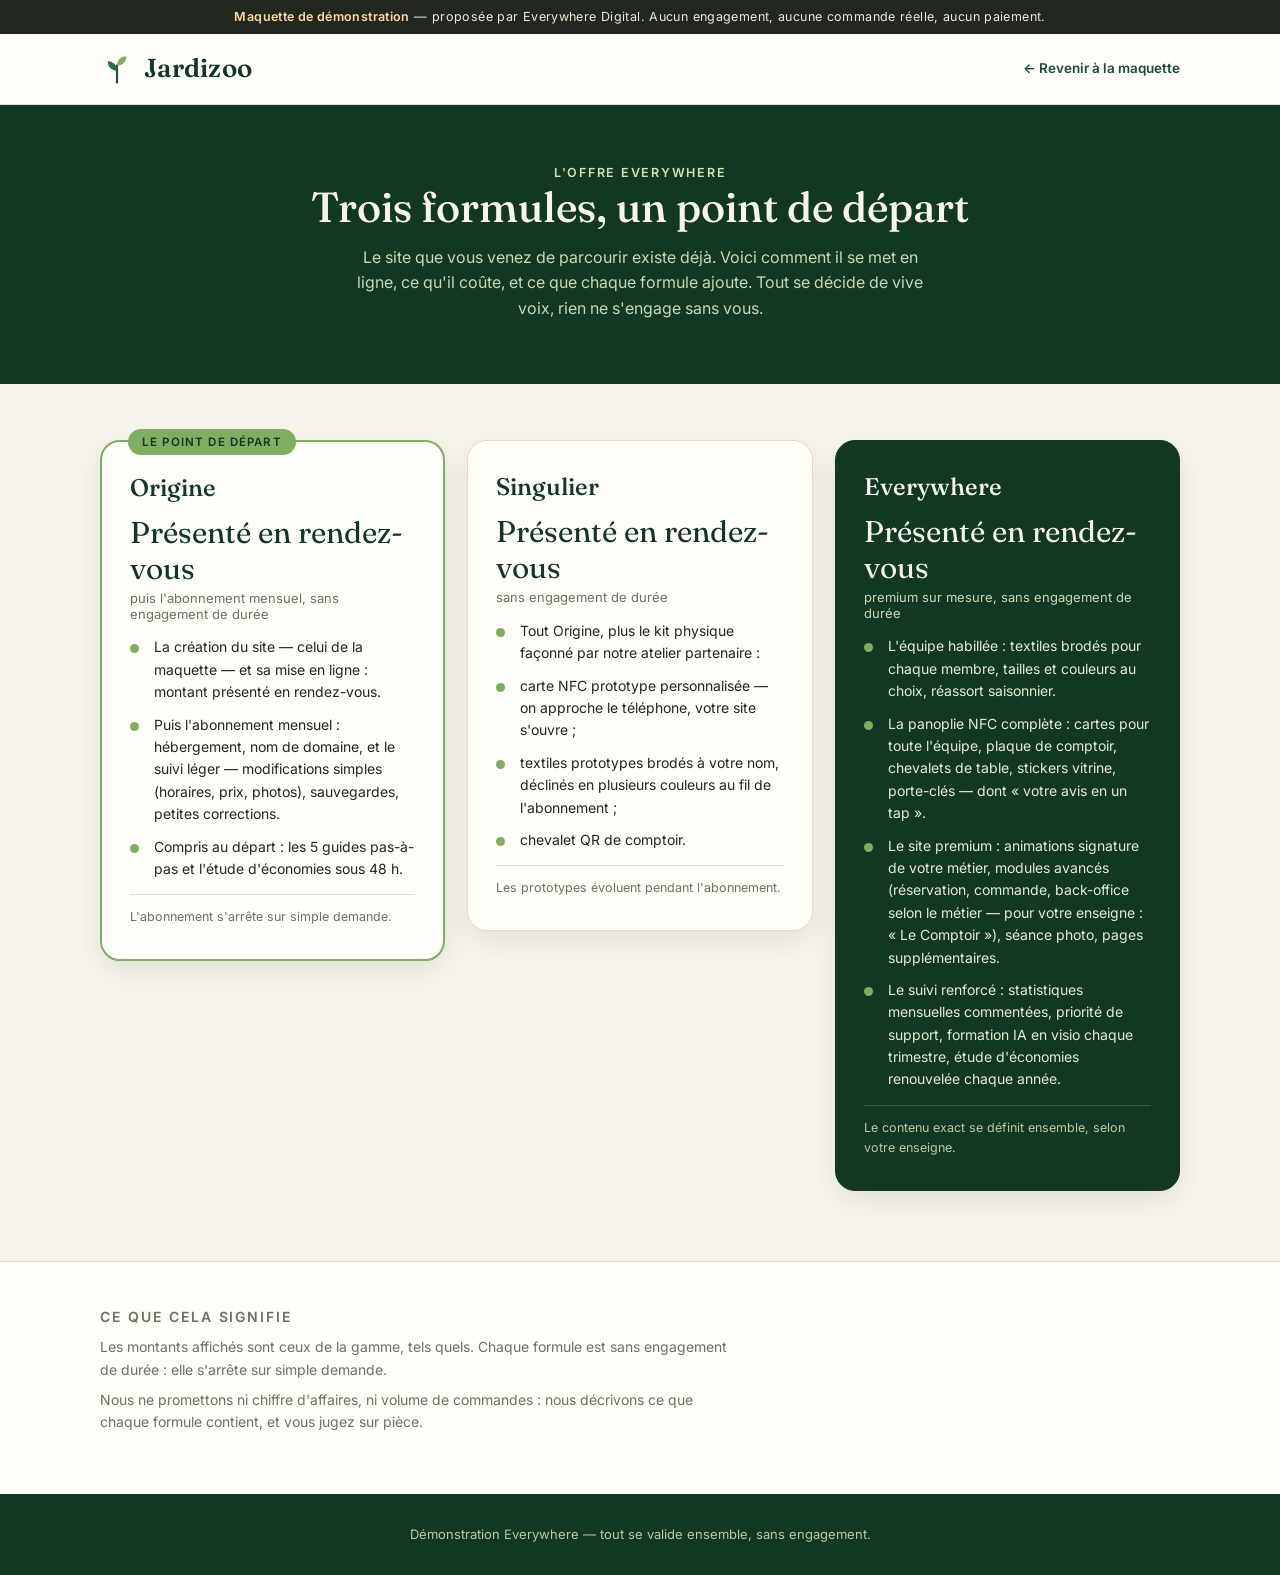
<file: offre/index.html>
<!DOCTYPE html>
<html lang="fr">
<head>
<meta charset="UTF-8">
<meta name="viewport" content="width=device-width, initial-scale=1.0">
<meta name="robots" content="noindex, nofollow">
<title>L'offre — Jardizoo × Everywhere</title>
<link rel="preconnect" href="https://fonts.googleapis.com">
<link rel="preconnect" href="https://fonts.gstatic.com" crossorigin>
<link href="https://fonts.googleapis.com/css2?family=Fraunces:opsz,wght@9..144,400;9..144,500;9..144,600&family=Inter:wght@400;500;600&display=swap" rel="stylesheet">
<style>
:root{
  --vert:#1c4d33;
  --vert-fonce:#123723;
  --vert-clair:#2e6b47;
  --seve:#7fae62;
  --terre:#b5643a;
  --ivoire:#f7f4ec;
  --blanc:#fffdf8;
  --encre:#22271f;
  --gris:#6b7263;
  --filet:#e3ddcd;
  --ombre:0 10px 30px rgba(28,52,35,.10);
}
*{margin:0;padding:0;box-sizing:border-box}
body{font-family:'Inter',system-ui,sans-serif;color:var(--encre);background:var(--ivoire);line-height:1.6;font-size:16px}
h1,h2,h3{font-family:'Fraunces',serif;font-weight:500;line-height:1.15;color:var(--vert-fonce)}
a{color:inherit;text-decoration:none}
.conteneur{max-width:1120px;margin:0 auto;padding:0 20px}

.demo-bandeau{background:var(--encre);color:#f0ead8;text-align:center;font-size:12.5px;padding:7px 14px;letter-spacing:.03em}
.demo-bandeau strong{color:#ffd9a0;font-weight:600}

header{background:var(--blanc);border-bottom:1px solid var(--filet)}
.entete-haut{display:flex;align-items:center;justify-content:space-between;gap:20px;padding:14px 0;flex-wrap:wrap}
.logo{display:flex;align-items:center;gap:10px;font-family:'Fraunces',serif;font-size:26px;color:var(--vert-fonce);font-weight:600;letter-spacing:.01em}
.logo svg{width:34px;height:34px}
.retour{font-size:13.5px;font-weight:600;color:var(--vert);display:inline-flex;align-items:center;gap:7px}
.retour:hover{color:var(--vert-clair)}

.entete-offre{background:var(--vert-fonce);color:var(--ivoire);padding:58px 0 62px;text-align:center}
.entete-offre .sur-titre{color:#cfe3b8}
.entete-offre h1{color:var(--ivoire);font-size:clamp(28px,4.2vw,42px);margin-bottom:14px}
.entete-offre p{color:#c9d9b6;max-width:58ch;margin:0 auto}

.sur-titre{font-size:12.5px;letter-spacing:.14em;text-transform:uppercase;color:var(--terre);font-weight:600;margin-bottom:10px}

.formules{padding:56px 0 70px}
.grille-formules{display:grid;grid-template-columns:repeat(auto-fit,minmax(290px,1fr));gap:22px;align-items:start}
.formule{background:var(--blanc);border:1px solid var(--filet);border-radius:20px;padding:32px 28px;display:flex;flex-direction:column;gap:14px;box-shadow:var(--ombre)}
.formule.depart{border:2px solid var(--seve);position:relative}
.badge{position:absolute;top:-13px;left:26px;background:var(--seve);color:var(--vert-fonce);font-size:11.5px;font-weight:600;letter-spacing:.1em;text-transform:uppercase;border-radius:999px;padding:4px 14px}
.formule h2{font-size:24px}
.formule .prix{font-family:'Fraunces',serif;font-size:30px;color:var(--vert-fonce);line-height:1.2}
.formule .prix small{display:block;font-family:'Inter',sans-serif;font-size:13px;color:var(--gris);font-weight:400;margin-top:4px}
.formule ul{list-style:none;display:grid;gap:10px;font-size:14px;color:var(--encre)}
.formule li{padding-left:24px;position:relative}
.formule li::before{content:"";position:absolute;left:0;top:8px;width:9px;height:9px;border-radius:50%;background:var(--seve)}
.formule .note-f{font-size:12.5px;color:var(--gris);border-top:1px solid var(--filet);padding-top:12px;margin-top:auto}
.formule.everywhere{background:var(--vert-fonce);border-color:var(--vert-fonce)}
.formule.everywhere h2,.formule.everywhere .prix{color:var(--ivoire)}
.formule.everywhere .prix small{color:#c9d9b6}
.formule.everywhere ul{color:#e4ecd8}
.formule.everywhere .note-f{color:#b9c9a8;border-top-color:rgba(255,255,255,.18)}

.precisions{background:var(--blanc);border-top:1px solid var(--filet);padding:44px 0 52px}
.precisions p{max-width:70ch;color:var(--gris);font-size:14px;margin-bottom:8px}

footer{background:var(--vert-fonce);color:#b9c9a8;padding:30px 0;font-size:13px;text-align:center}

@media (max-width:640px){
  .logo{font-size:22px}
  .logo svg{width:28px;height:28px}
  .formules{padding:42px 0 52px}
}
</style>
</head>
<body>

<div class="demo-bandeau"><strong>Maquette de démonstration</strong> — proposée par Everywhere Digital. Aucun engagement, aucune commande réelle, aucun paiement.</div>

<header>
  <div class="conteneur">
    <div class="entete-haut">
      <a class="logo" href="../index.html" aria-label="Jardizoo">
        <svg viewBox="0 0 40 40" aria-hidden="true"><path d="M20 36V16" stroke="#1c4d33" stroke-width="2.5" stroke-linecap="round"/><path d="M20 22c-7 0-11-5-11-11 6 0 11 4 11 11Z" fill="#2e6b47"/><path d="M20 16c7 0 11-5 11-11-6 0-11 4-11 11Z" fill="#7fae62"/></svg>
        Jardizoo
      </a>
      <a class="retour" href="../index.html">&larr; Revenir à la maquette</a>
    </div>
  </div>
</header>

<div class="entete-offre">
  <div class="conteneur">
    <p class="sur-titre">L'offre Everywhere</p>
    <h1>Trois formules, un point de départ</h1>
    <p>Le site que vous venez de parcourir existe déjà. Voici comment il se met en ligne, ce qu'il coûte, et ce que chaque formule ajoute. Tout se décide de vive voix, rien ne s'engage sans vous.</p>
  </div>
</div>

<section class="formules">
  <div class="conteneur">
    <div class="grille-formules">

      <div class="formule depart">
        <span class="badge">Le point de départ</span>
        <h2>Origine</h2>
        <div class="prix">Présenté en rendez-vous<small>puis l'abonnement mensuel, sans engagement de durée</small></div>
        <ul>
          <li>La création du site — celui de la maquette — et sa mise en ligne : montant présenté en rendez-vous.</li>
          <li>Puis l'abonnement mensuel : hébergement, nom de domaine, et le suivi léger — modifications simples (horaires, prix, photos), sauvegardes, petites corrections.</li>
          <li>Compris au départ : les 5 guides pas-à-pas et l'étude d'économies sous 48 h.</li>
        </ul>
        <p class="note-f">L'abonnement s'arrête sur simple demande.</p>
      </div>

      <div class="formule">
        <h2>Singulier</h2>
        <div class="prix">Présenté en rendez-vous<small>sans engagement de durée</small></div>
        <ul>
          <li>Tout Origine, plus le kit physique façonné par notre atelier partenaire :</li>
          <li>carte NFC prototype personnalisée — on approche le téléphone, votre site s'ouvre ;</li>
          <li>textiles prototypes brodés à votre nom, déclinés en plusieurs couleurs au fil de l'abonnement ;</li>
          <li>chevalet QR de comptoir.</li>
        </ul>
        <p class="note-f">Les prototypes évoluent pendant l'abonnement.</p>
      </div>

      <div class="formule everywhere">
        <h2>Everywhere</h2>
        <div class="prix">Présenté en rendez-vous<small>premium sur mesure, sans engagement de durée</small></div>
        <ul>
          <li>L'équipe habillée : textiles brodés pour chaque membre, tailles et couleurs au choix, réassort saisonnier.</li>
          <li>La panoplie NFC complète : cartes pour toute l'équipe, plaque de comptoir, chevalets de table, stickers vitrine, porte-clés — dont « votre avis en un tap ».</li>
          <li>Le site premium : animations signature de votre métier, modules avancés (réservation, commande, back-office selon le métier — pour votre enseigne : « Le Comptoir »), séance photo, pages supplémentaires.</li>
          <li>Le suivi renforcé : statistiques mensuelles commentées, priorité de support, formation IA en visio chaque trimestre, étude d'économies renouvelée chaque année.</li>
        </ul>
        <p class="note-f">Le contenu exact se définit ensemble, selon votre enseigne.</p>
      </div>

    </div>
  </div>
</section>

<section class="precisions">
  <div class="conteneur">
    <p class="sur-titre">Ce que cela signifie</p>
    <p>Les montants affichés sont ceux de la gamme, tels quels. Chaque formule est sans engagement de durée : elle s'arrête sur simple demande.</p>
    <p>Nous ne promettons ni chiffre d'affaires, ni volume de commandes : nous décrivons ce que chaque formule contient, et vous jugez sur pièce.</p>
  </div>
</section>

<footer>
  <div class="conteneur">
    Démonstration Everywhere — tout se valide ensemble, sans engagement.
  </div>
</footer>

</body>
</html>
</file>
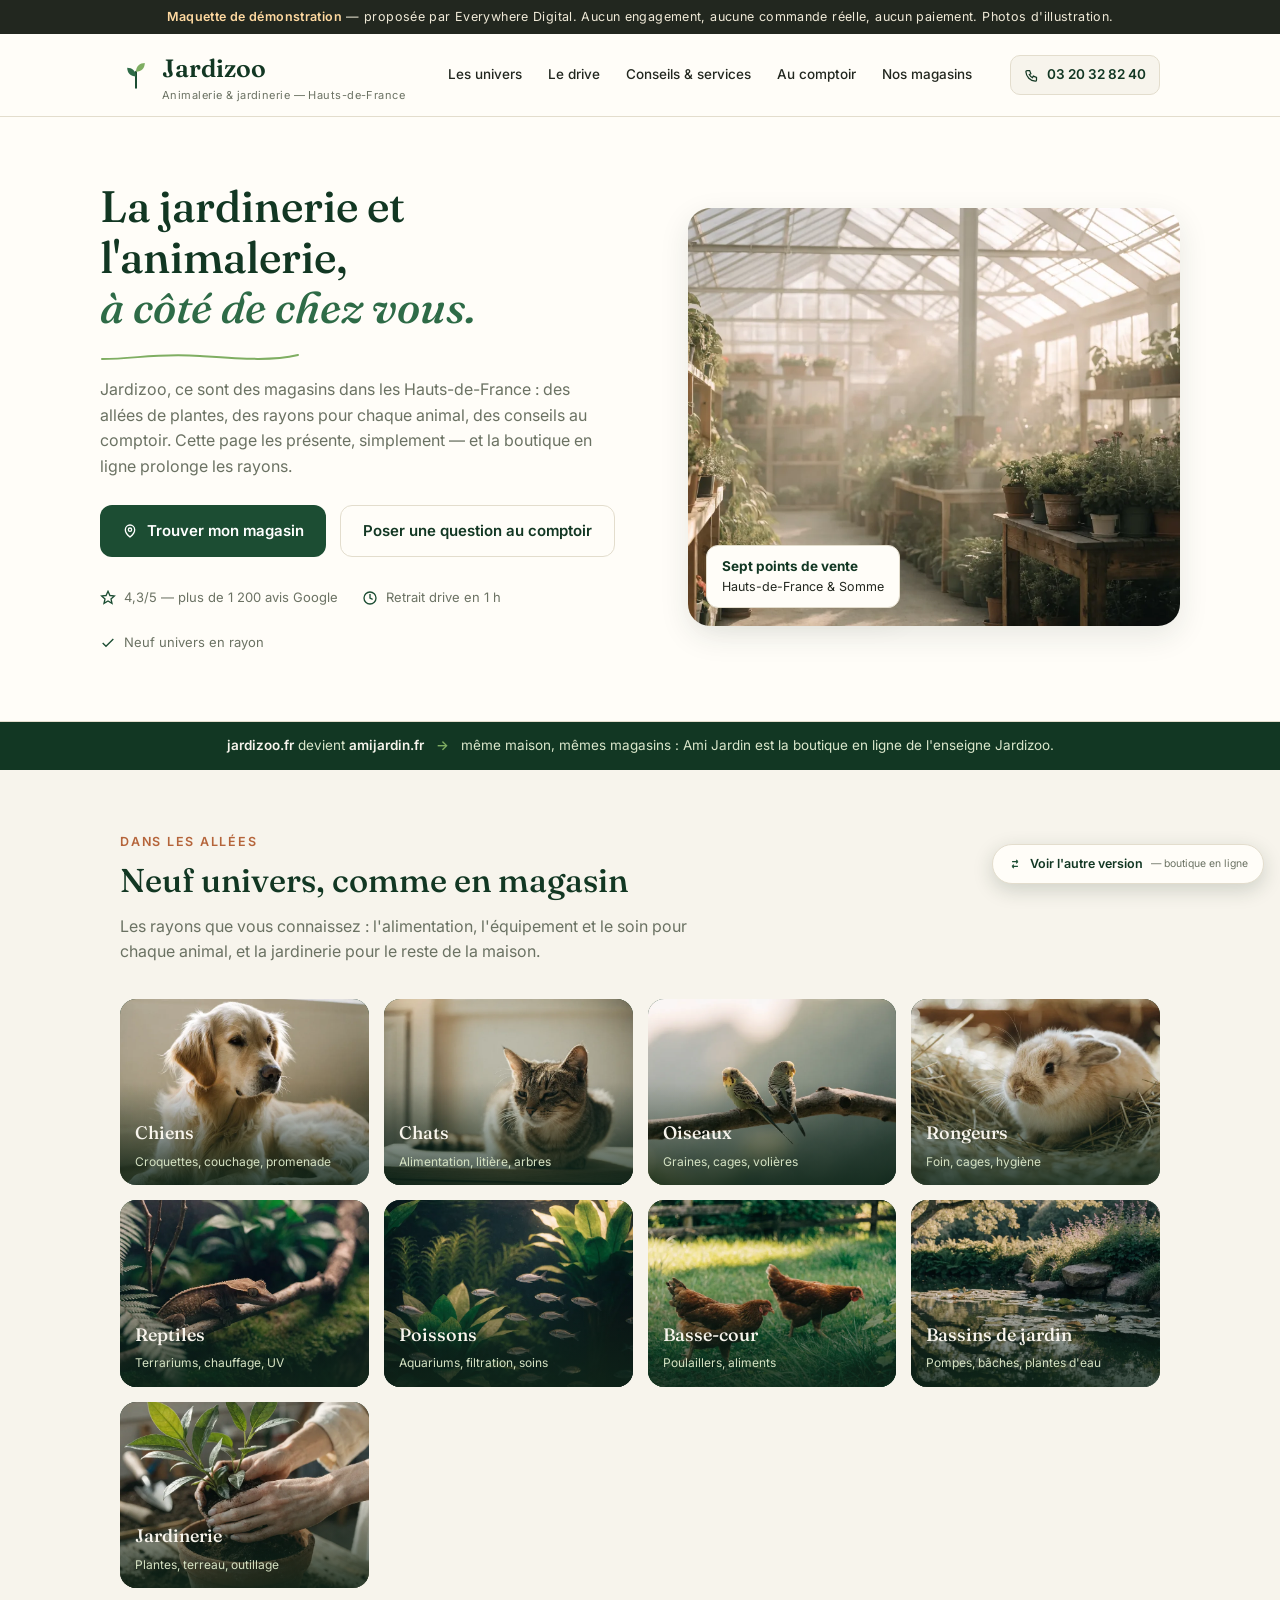
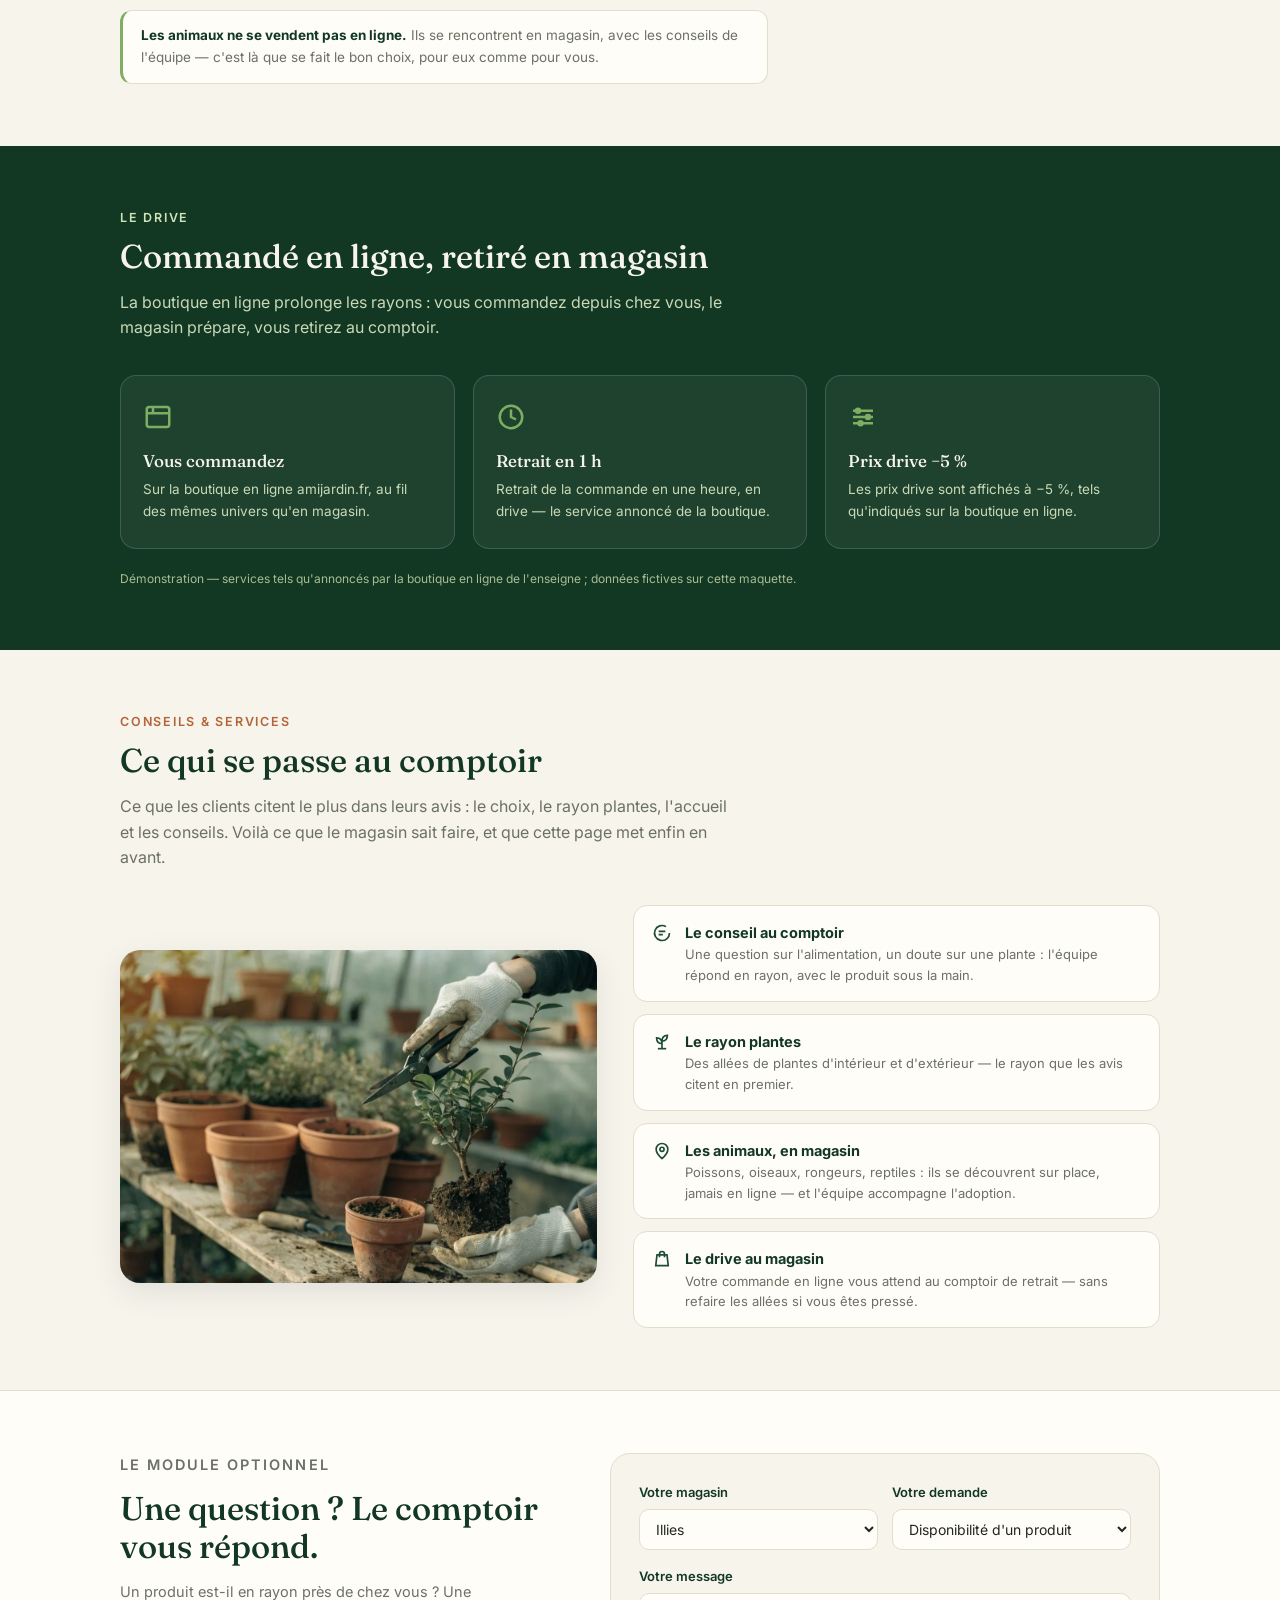
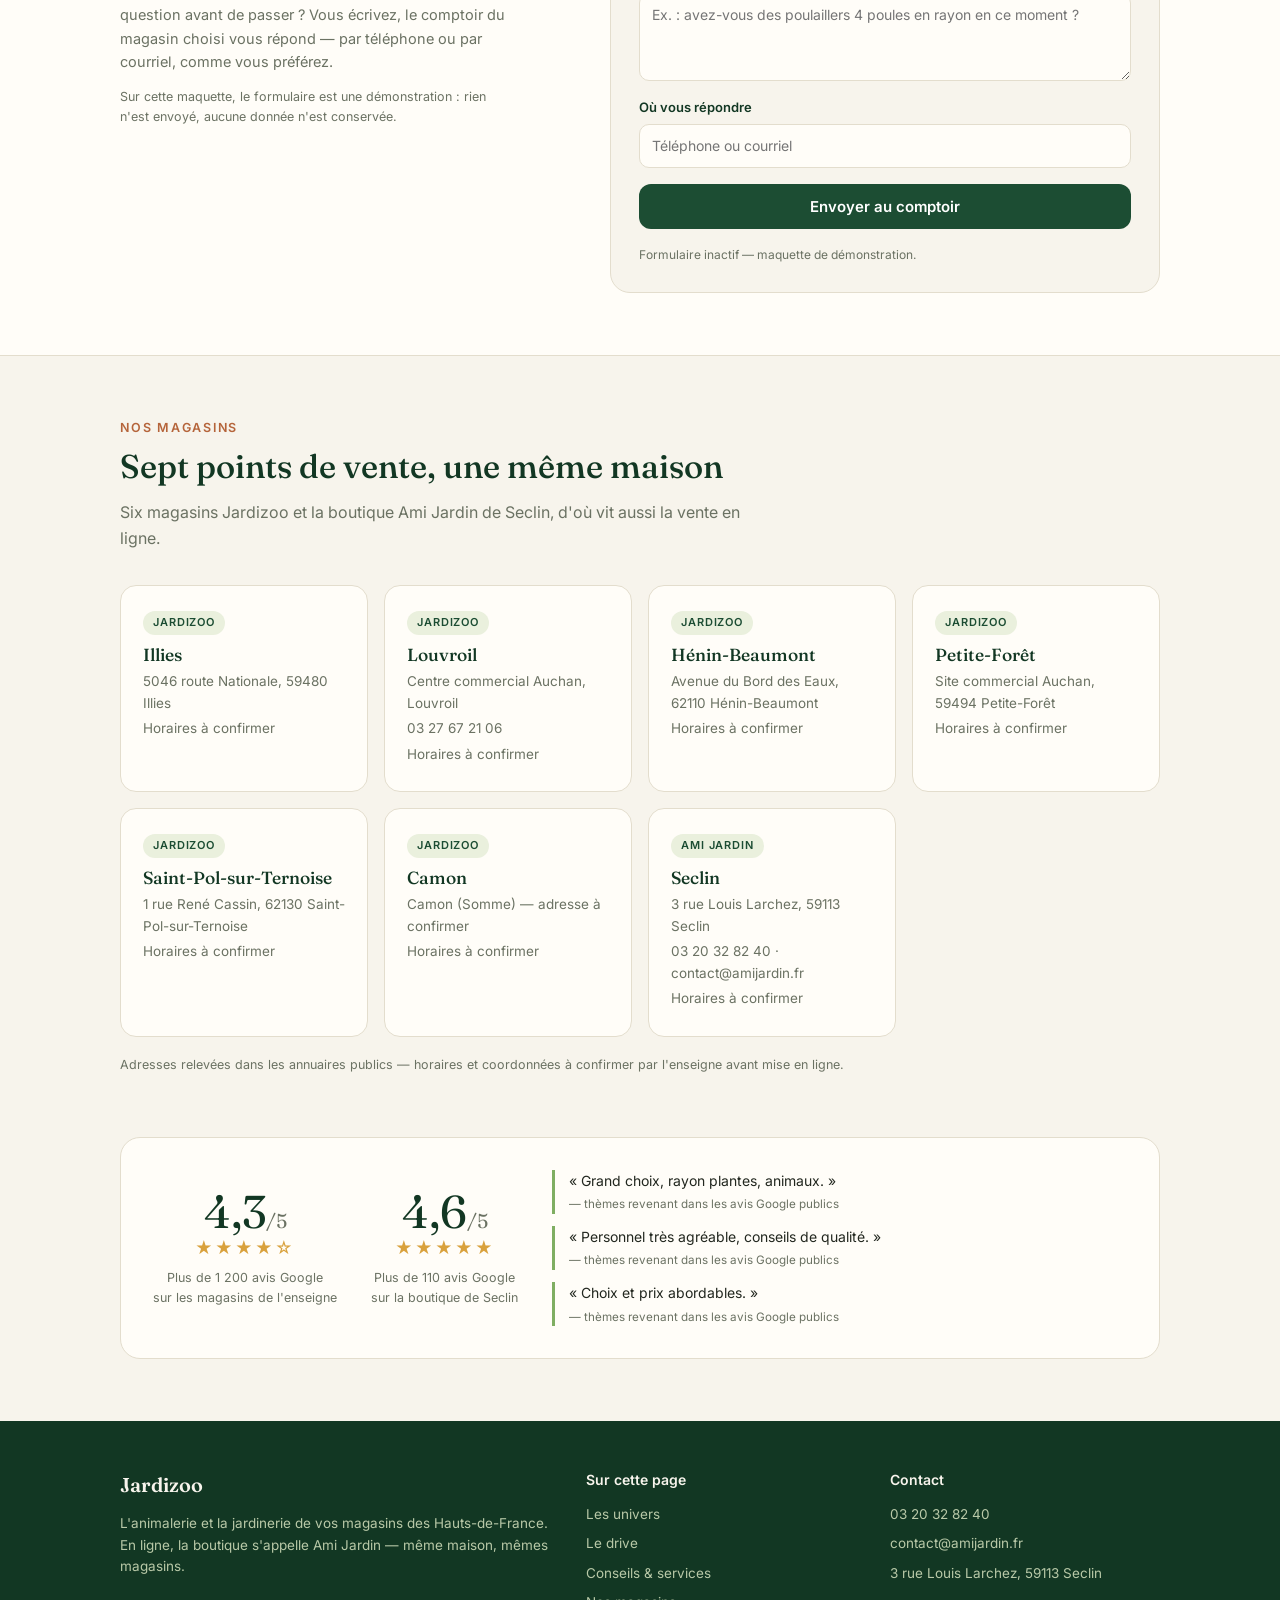
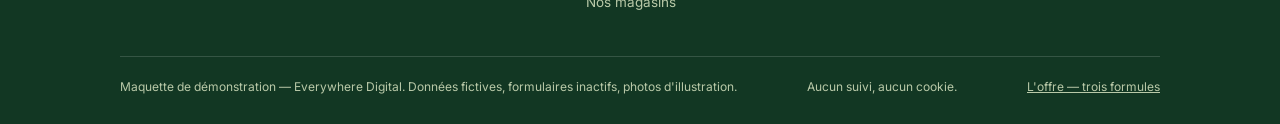
<file: reprise/index.html>
<!DOCTYPE html>
<html lang="fr">
<head>
<meta charset="UTF-8">
<meta name="viewport" content="width=device-width, initial-scale=1.0">
<meta name="robots" content="noindex, nofollow">
<title>Jardizoo — maquette de démonstration (version vitrine)</title>
<link rel="preconnect" href="https://fonts.googleapis.com">
<link rel="preconnect" href="https://fonts.gstatic.com" crossorigin>
<link href="https://fonts.googleapis.com/css2?family=Fraunces:opsz,wght@9..144,400;9..144,500;9..144,600&family=Inter:wght@400;500;600&display=swap" rel="stylesheet">
<style>
/* ═══ Jardizoo — déclinaison vitrine classique (maquette de démonstration) ═══ */
:root{
  --vert:#1c4d33;
  --vert-fonce:#123723;
  --vert-clair:#2e6b47;
  --seve:#7fae62;
  --terre:#b5643a;
  --ivoire:#f7f4ec;
  --blanc:#fffdf8;
  --encre:#22271f;
  --gris:#6b7263;
  --filet:#e3ddcd;
  --ombre:0 10px 30px rgba(28,52,35,.10);
}
*{margin:0;padding:0;box-sizing:border-box}
html{scroll-behavior:smooth}
body{font-family:'Inter',system-ui,sans-serif;color:var(--encre);background:var(--ivoire);line-height:1.6;font-size:16px}
h1,h2,h3{font-family:'Fraunces',serif;font-weight:500;line-height:1.15;color:var(--vert-fonce)}
img{max-width:100%;display:block}
a{color:inherit;text-decoration:none}
.conteneur{max-width:1080px;margin:0 auto;padding:0 20px}

.demo-bandeau{background:var(--encre);color:#f0ead8;text-align:center;font-size:12.5px;padding:7px 14px;letter-spacing:.03em}
.demo-bandeau strong{color:#ffd9a0;font-weight:600}

/* — entête classique — */
header{background:var(--blanc);border-bottom:1px solid var(--filet);position:sticky;top:0;z-index:50}
.entete{display:flex;align-items:center;gap:26px;padding:14px 0}
.logo{display:flex;align-items:center;gap:10px;font-family:'Fraunces',serif;font-size:25px;color:var(--vert-fonce);font-weight:600}
.logo svg{width:32px;height:32px}
.logo small{display:block;font-family:'Inter',sans-serif;font-size:11px;color:var(--gris);font-weight:400;letter-spacing:.04em;line-height:1.3}
nav.principale{margin-left:auto}
nav.principale ul{display:flex;gap:2px;list-style:none}
nav.principale a{display:block;padding:9px 12px;font-size:13.5px;font-weight:500;border-radius:9px;white-space:nowrap}
nav.principale a:hover{background:var(--ivoire);color:var(--vert)}
.tel-entete{display:inline-flex;align-items:center;gap:8px;font-size:13.5px;font-weight:600;color:var(--vert-fonce);background:var(--ivoire);border:1.5px solid var(--filet);border-radius:10px;padding:8px 13px;white-space:nowrap}
.tel-entete svg{width:15px;height:15px}

/* — héros vitrine (texte + photo cadrée, plus classique que la boutique) — */
.heros{background:var(--blanc);border-bottom:1px solid var(--filet)}
.heros-int{display:grid;grid-template-columns:1.05fr .95fr;gap:44px;align-items:center;padding:64px 0 68px}
.heros h1{font-size:clamp(28px,4.4vw,44px);margin-bottom:16px}
.heros h1 em{font-style:italic;color:var(--vert-clair)}
.filet-germe{display:block;margin:4px 0 14px}
.filet-germe path{stroke:var(--seve);stroke-width:2;fill:none;stroke-linecap:round;stroke-dasharray:1;stroke-dashoffset:1;animation:germer 1.6s .4s ease forwards}
@keyframes germer{to{stroke-dashoffset:0}}
.heros p.sous{color:var(--gris);max-width:50ch;margin-bottom:26px}
.cta-groupe{display:flex;gap:14px;flex-wrap:wrap}
.btn{display:inline-flex;align-items:center;gap:9px;padding:13px 22px;border-radius:12px;font-weight:600;font-size:15px;transition:transform .25s,box-shadow .25s,background .25s;cursor:pointer;border:none;font-family:inherit}
.btn-vert{background:var(--vert);color:#fff}
.btn-vert:hover{background:var(--vert-clair);transform:translateY(-2px)}
.btn-discret{background:var(--blanc);color:var(--vert-fonce);border:1.5px solid var(--filet)}
.btn-discret:hover{border-color:var(--seve);transform:translateY(-2px)}
.heros-preuves{display:flex;gap:24px;margin-top:30px;flex-wrap:wrap}
.preuve{font-size:13px;color:var(--gris);display:flex;align-items:center;gap:8px}
.preuve svg{width:16px;height:16px;flex:none;color:var(--vert)}
.heros-photo{position:relative}
.heros-photo img{border-radius:22px;width:100%;aspect-ratio:4/3.4;object-fit:cover;box-shadow:var(--ombre)}
.heros-photo .etiquette{position:absolute;left:18px;bottom:18px;background:var(--blanc);border:1px solid var(--filet);border-radius:12px;padding:10px 15px;font-size:12.5px;box-shadow:var(--ombre)}
.heros-photo .etiquette b{display:block;font-size:13.5px;color:var(--vert-fonce)}

/* — passerelle jardizoo.fr → amijardin.fr — */
.passerelle{background:var(--vert-fonce);color:#dbe7cc}
.passerelle-int{display:flex;align-items:center;justify-content:center;gap:12px;padding:13px 0;font-size:13.5px;flex-wrap:wrap;text-align:center}
.passerelle b{color:var(--ivoire);font-weight:600}
.passerelle .fleche{color:var(--seve);font-weight:600}

/* — sections — */
section{padding:62px 0}
.sur-titre{font-size:12.5px;letter-spacing:.14em;text-transform:uppercase;color:var(--terre);font-weight:600;margin-bottom:10px}
h2.titre-section{font-size:clamp(24px,3.2vw,33px);margin-bottom:14px}
.intro-section{color:var(--gris);max-width:62ch;margin-bottom:34px}

/* — univers — */
.grille-univers{display:grid;grid-template-columns:repeat(auto-fill,minmax(200px,1fr));gap:15px}
.univers{position:relative;border-radius:16px;overflow:hidden;aspect-ratio:4/3;background:var(--vert-fonce)}
.univers img{position:absolute;inset:0;width:100%;height:100%;object-fit:cover;transition:transform .5s ease}
.univers:hover img{transform:scale(1.045)}
.univers .voile-u{position:absolute;inset:0;background:linear-gradient(180deg,transparent 45%,rgba(15,38,25,.82) 100%)}
.univers .titre-u{position:absolute;left:15px;right:15px;bottom:12px;color:var(--ivoire)}
.univers .titre-u b{display:block;font-family:'Fraunces',serif;font-size:18px;font-weight:500}
.univers .titre-u span{font-size:12px;color:#d5e2c3}
.note-animaux{margin-top:22px;background:var(--blanc);border:1px solid var(--filet);border-left:3px solid var(--seve);border-radius:12px;padding:14px 18px;font-size:13.5px;color:var(--gris);max-width:72ch}
.note-animaux b{color:var(--vert-fonce)}

/* — le drive — */
.drive{background:var(--vert-fonce);color:var(--ivoire)}
.drive h2{color:var(--ivoire)}
.drive .intro-section{color:#c9d9b6}
.drive-grille{display:grid;grid-template-columns:repeat(auto-fit,minmax(230px,1fr));gap:18px}
.dcarte{background:rgba(255,255,255,.06);border:1px solid rgba(255,255,255,.14);border-radius:16px;padding:26px 22px}
.dcarte svg{width:30px;height:30px;color:var(--seve);margin-bottom:12px}
.dcarte h3{color:var(--ivoire);font-size:17px;margin-bottom:8px}
.dcarte p{font-size:13.5px;color:#c9d9b6}
.drive .mention{font-size:12px;color:#a8bd94;margin-top:20px}

/* — conseils & services — */
.conseils-grille{display:grid;grid-template-columns:.95fr 1.05fr;gap:36px;align-items:center}
.conseils-grille img{border-radius:20px;width:100%;aspect-ratio:3/2.1;object-fit:cover;box-shadow:var(--ombre)}
.liste-conseils{display:grid;gap:12px}
.conseil-item{background:var(--blanc);border:1px solid var(--filet);border-radius:14px;padding:15px 18px;display:flex;gap:13px;align-items:flex-start}
.conseil-item svg{width:20px;height:20px;flex:none;color:var(--vert);margin-top:2px}
.conseil-item b{font-size:14.5px;display:block;color:var(--vert-fonce)}
.conseil-item p{font-size:13px;color:var(--gris)}

/* — module comptoir (inerte) — */
.comptoir{background:var(--blanc);border-top:1px solid var(--filet);border-bottom:1px solid var(--filet)}
.comptoir-grille{display:grid;grid-template-columns:.9fr 1.1fr;gap:40px;align-items:start}
.comptoir-texte p{color:var(--gris);font-size:14.5px;margin-bottom:14px;max-width:46ch}
.formulaire{background:var(--ivoire);border:1px solid var(--filet);border-radius:20px;padding:28px;display:grid;gap:16px}
.champ{display:grid;gap:6px}
.champ label{font-size:13px;font-weight:600;color:var(--vert-fonce)}
.champ select,.champ input,.champ textarea{font:inherit;font-size:14px;border:1.5px solid var(--filet);border-radius:10px;padding:10px 12px;background:var(--blanc);color:var(--encre);width:100%}
.champ textarea{resize:vertical;min-height:88px}
.champ select:focus,.champ input:focus,.champ textarea:focus{outline:2px solid var(--seve);outline-offset:1px}
.deux-champs{display:grid;grid-template-columns:1fr 1fr;gap:14px}
.formulaire .note-form{font-size:12px;color:var(--gris)}
.confirmation{display:none;background:var(--ivoire);border:1.5px solid var(--seve);border-radius:20px;padding:32px;text-align:center}
.confirmation.visible-conf{display:block}
.confirmation strong{display:block;font-family:'Fraunces',serif;font-size:21px;color:var(--vert-fonce);margin-bottom:10px}
.confirmation p{font-size:13.5px;color:var(--gris);max-width:44ch;margin:0 auto}

/* — magasins — */
.grille-magasins{display:grid;grid-template-columns:repeat(auto-fill,minmax(240px,1fr));gap:16px}
.magasin{background:var(--blanc);border:1px solid var(--filet);border-radius:16px;padding:22px}
.magasin h3{font-size:17.5px;margin-bottom:6px}
.magasin p{font-size:13.5px;color:var(--gris);margin-bottom:4px}
.magasin .tag{display:inline-block;font-size:11px;letter-spacing:.08em;text-transform:uppercase;color:var(--vert);background:#eaf0dd;border-radius:999px;padding:3px 10px;margin-bottom:10px;font-weight:600}
.note-magasins{font-size:12.5px;color:var(--gris);margin-top:18px}

/* — avis — */
.avis-bloc{display:flex;align-items:center;gap:34px;flex-wrap:wrap;background:var(--blanc);border:1px solid var(--filet);border-radius:20px;padding:32px}
.note-avis{text-align:center}
.note-avis .chiffre{font-family:'Fraunces',serif;font-size:46px;color:var(--vert-fonce);line-height:1}
.note-avis .etoiles{color:#d9a13c;font-size:17px;letter-spacing:2px}
.note-avis .detail{font-size:12.5px;color:var(--gris);margin-top:6px}
.avis-citations{flex:1;min-width:260px;display:grid;gap:12px}
.citation{font-size:14px;border-left:3px solid var(--seve);padding-left:14px;color:var(--encre)}
.citation small{display:block;color:var(--gris);margin-top:3px}

/* — pied — */
footer{background:var(--vert-fonce);color:#b9c9a8;padding:48px 0 28px;font-size:13.5px}
.pied-grille{display:grid;grid-template-columns:1.6fr 1fr 1fr;gap:34px;margin-bottom:34px}
footer h4{color:var(--ivoire);font-size:14px;margin-bottom:12px;font-weight:600}
footer li{list-style:none;margin-bottom:8px}
footer a:hover{color:var(--ivoire)}
.pied-bas{border-top:1px solid rgba(255,255,255,.15);padding-top:20px;display:flex;justify-content:space-between;gap:14px;flex-wrap:wrap;font-size:12px}

/* — apparitions — */
.apparait{opacity:0;transform:translateY(18px);transition:opacity .7s ease,transform .7s ease}
.apparait.visible{opacity:1;transform:none}

/* — commutateur de version — */
.commutateur{position:fixed;right:16px;bottom:16px;z-index:80;display:inline-flex;align-items:center;gap:8px;background:var(--blanc);color:var(--vert-fonce);border:1px solid var(--filet);border-radius:999px;padding:9px 15px;font-size:12.5px;font-weight:600;box-shadow:0 6px 20px rgba(28,52,35,.18);transition:transform .2s,box-shadow .2s}
.commutateur:hover{transform:translateY(-2px);box-shadow:0 10px 26px rgba(28,52,35,.25)}
.commutateur svg{width:14px;height:14px;flex:none;color:var(--vert)}
.commutateur small{font-weight:400;color:var(--gris)}

@media (prefers-reduced-motion: reduce){
  .apparait{opacity:1;transform:none;transition:none}
  .filet-germe path{animation:none !important;stroke-dashoffset:0 !important}
}
@media (max-width:920px){
  nav.principale{display:none}
  .heros-int{grid-template-columns:1fr;padding:46px 0 52px}
  .conseils-grille,.comptoir-grille{grid-template-columns:1fr}
  .pied-grille{grid-template-columns:1fr 1fr}
}
@media (max-width:640px){
  section{padding:44px 0}
  .deux-champs{grid-template-columns:1fr}
  .tel-entete span{display:none}
  .commutateur{right:12px;bottom:12px;padding:8px 13px}
  .commutateur small{display:none}
}
</style>
</head>
<body>

<div class="demo-bandeau"><strong>Maquette de démonstration</strong> — proposée par Everywhere Digital. Aucun engagement, aucune commande réelle, aucun paiement. Photos d'illustration.</div>

<header>
  <div class="conteneur">
    <div class="entete">
      <a class="logo" href="#" aria-label="Jardizoo">
        <svg viewBox="0 0 40 40" aria-hidden="true"><path d="M20 36V16" stroke="#1c4d33" stroke-width="2.5" stroke-linecap="round"/><path d="M20 22c-7 0-11-5-11-11 6 0 11 4 11 11Z" fill="#2e6b47"/><path d="M20 16c7 0 11-5 11-11-6 0-11 4-11 11Z" fill="#7fae62"/></svg>
        <span>Jardizoo<small>Animalerie &amp; jardinerie — Hauts-de-France</small></span>
      </a>
      <nav class="principale" aria-label="Navigation principale">
        <ul>
          <li><a href="#univers">Les univers</a></li>
          <li><a href="#drive">Le drive</a></li>
          <li><a href="#conseils">Conseils &amp; services</a></li>
          <li><a href="#comptoir">Au comptoir</a></li>
          <li><a href="#magasins">Nos magasins</a></li>
        </ul>
      </nav>
      <span class="tel-entete" title="Numéro de la boutique de Seclin (démonstration)">
        <svg viewBox="0 0 24 24" fill="none" stroke="currentColor" stroke-width="2" aria-hidden="true"><path d="M5 4h4l2 5-2.5 1.5a11 11 0 0 0 5 5L15 13l5 2v4a2 2 0 0 1-2 2A16 16 0 0 1 3 6a2 2 0 0 1 2-2Z"/></svg>
        <span>03&nbsp;20&nbsp;32&nbsp;82&nbsp;40</span>
      </span>
    </div>
  </div>
</header>

<!-- HÉROS VITRINE -->
<div class="heros">
  <div class="conteneur heros-int">
    <div>
      <h1>La jardinerie et l'animalerie,<br><em>à côté de chez vous.</em></h1>
      <svg class="filet-germe" width="200" height="14" viewBox="0 0 200 14" aria-hidden="true"><path pathLength="1" d="M2 10 C 36 10, 55 4, 100 7 S 172 12, 198 6"/></svg>
      <p class="sous">Jardizoo, ce sont des magasins dans les Hauts-de-France : des allées de plantes, des rayons pour chaque animal, des conseils au comptoir. Cette page les présente, simplement — et la boutique en ligne prolonge les rayons.</p>
      <div class="cta-groupe">
        <a class="btn btn-vert" href="#magasins"><svg width="16" height="16" viewBox="0 0 24 24" fill="none" stroke="currentColor" stroke-width="2" aria-hidden="true"><path d="M12 21s-7-5.5-7-11a7 7 0 0 1 14 0c0 5.5-7 11-7 11Z"/><circle cx="12" cy="10" r="2.5"/></svg>Trouver mon magasin</a>
        <a class="btn btn-discret" href="#comptoir">Poser une question au comptoir</a>
      </div>
      <div class="heros-preuves">
        <span class="preuve"><svg viewBox="0 0 24 24" fill="none" stroke="currentColor" stroke-width="2" aria-hidden="true"><path d="m12 2 2.9 6.3 6.6.6-5 4.5 1.5 6.6L12 16.5 6 20l1.5-6.6-5-4.5 6.6-.6L12 2Z"/></svg>4,3/5 — plus de 1&nbsp;200 avis Google</span>
        <span class="preuve"><svg viewBox="0 0 24 24" fill="none" stroke="currentColor" stroke-width="2" aria-hidden="true"><path d="M12 6v6l4 2"/><circle cx="12" cy="12" r="9"/></svg>Retrait drive en 1&nbsp;h</span>
        <span class="preuve"><svg viewBox="0 0 24 24" fill="none" stroke="currentColor" stroke-width="2" aria-hidden="true"><path d="M20 6 9 17l-5-5"/></svg>Neuf univers en rayon</span>
      </div>
    </div>
    <div class="heros-photo">
      <img src="../assets/hero.webp" alt="La serre du magasin au matin — photo d'illustration" fetchpriority="high">
      <div class="etiquette"><b>Sept points de vente</b>Hauts-de-France &amp; Somme</div>
    </div>
  </div>
</div>

<!-- PASSERELLE -->
<div class="passerelle">
  <div class="conteneur passerelle-int">
    <span><b>jardizoo.fr</b> devient <b>amijardin.fr</b></span>
    <span class="fleche" aria-hidden="true">→</span>
    <span>même maison, mêmes magasins : Ami Jardin est la boutique en ligne de l'enseigne Jardizoo.</span>
  </div>
</div>

<!-- UNIVERS -->
<section id="univers">
  <div class="conteneur">
    <p class="sur-titre apparait">Dans les allées</p>
    <h2 class="titre-section apparait">Neuf univers, comme en magasin</h2>
    <p class="intro-section apparait">Les rayons que vous connaissez : l'alimentation, l'équipement et le soin pour chaque animal, et la jardinerie pour le reste de la maison.</p>
    <div class="grille-univers">
      <figure class="univers apparait"><img src="../assets/u-chien.webp" alt="Rayon chiens" loading="lazy"><span class="voile-u"></span><figcaption class="titre-u"><b>Chiens</b><span>Croquettes, couchage, promenade</span></figcaption></figure>
      <figure class="univers apparait"><img src="../assets/u-chat.webp" alt="Rayon chats" loading="lazy"><span class="voile-u"></span><figcaption class="titre-u"><b>Chats</b><span>Alimentation, litière, arbres</span></figcaption></figure>
      <figure class="univers apparait"><img src="../assets/u-oiseaux.webp" alt="Rayon oiseaux" loading="lazy"><span class="voile-u"></span><figcaption class="titre-u"><b>Oiseaux</b><span>Graines, cages, volières</span></figcaption></figure>
      <figure class="univers apparait"><img src="../assets/u-rongeurs.webp" alt="Rayon rongeurs" loading="lazy"><span class="voile-u"></span><figcaption class="titre-u"><b>Rongeurs</b><span>Foin, cages, hygiène</span></figcaption></figure>
      <figure class="univers apparait"><img src="../assets/u-reptiles.webp" alt="Rayon reptiles" loading="lazy"><span class="voile-u"></span><figcaption class="titre-u"><b>Reptiles</b><span>Terrariums, chauffage, UV</span></figcaption></figure>
      <figure class="univers apparait"><img src="../assets/u-poissons.webp" alt="Rayon aquariophilie" loading="lazy"><span class="voile-u"></span><figcaption class="titre-u"><b>Poissons</b><span>Aquariums, filtration, soins</span></figcaption></figure>
      <figure class="univers apparait"><img src="../assets/u-bassecour.webp" alt="Rayon basse-cour" loading="lazy"><span class="voile-u"></span><figcaption class="titre-u"><b>Basse-cour</b><span>Poulaillers, aliments</span></figcaption></figure>
      <figure class="univers apparait"><img src="../assets/u-bassin.webp" alt="Rayon bassins de jardin" loading="lazy"><span class="voile-u"></span><figcaption class="titre-u"><b>Bassins de jardin</b><span>Pompes, bâches, plantes d'eau</span></figcaption></figure>
      <figure class="univers apparait"><img src="../assets/u-jardinerie.webp" alt="Rayon jardinerie" loading="lazy"><span class="voile-u"></span><figcaption class="titre-u"><b>Jardinerie</b><span>Plantes, terreau, outillage</span></figcaption></figure>
    </div>
    <p class="note-animaux apparait"><b>Les animaux ne se vendent pas en ligne.</b> Ils se rencontrent en magasin, avec les conseils de l'équipe — c'est là que se fait le bon choix, pour eux comme pour vous.</p>
  </div>
</section>

<!-- LE DRIVE -->
<section class="drive" id="drive">
  <div class="conteneur">
    <p class="sur-titre apparait" style="color:#cfe3b8">Le drive</p>
    <h2 class="titre-section apparait">Commandé en ligne, retiré en magasin</h2>
    <p class="intro-section apparait">La boutique en ligne prolonge les rayons : vous commandez depuis chez vous, le magasin prépare, vous retirez au comptoir.</p>
    <div class="drive-grille">
      <div class="dcarte apparait">
        <svg viewBox="0 0 24 24" fill="none" stroke="currentColor" stroke-width="2" aria-hidden="true"><rect x="3" y="4" width="18" height="16" rx="2"/><path d="M3 9h18M8 4v5"/></svg>
        <h3>Vous commandez</h3>
        <p>Sur la boutique en ligne amijardin.fr, au fil des mêmes univers qu'en magasin.</p>
      </div>
      <div class="dcarte apparait">
        <svg viewBox="0 0 24 24" fill="none" stroke="currentColor" stroke-width="2" aria-hidden="true"><path d="M12 6v6l4 2"/><circle cx="12" cy="12" r="9"/></svg>
        <h3>Retrait en 1&nbsp;h</h3>
        <p>Retrait de la commande en une heure, en drive — le service annoncé de la boutique.</p>
      </div>
      <div class="dcarte apparait">
        <svg viewBox="0 0 24 24" fill="none" stroke="currentColor" stroke-width="2" aria-hidden="true"><path d="M20 7 4 7"/><path d="M20 12H4"/><path d="M20 17H4"/><circle cx="8" cy="7" r="1.6" fill="currentColor"/><circle cx="16" cy="12" r="1.6" fill="currentColor"/><circle cx="10" cy="17" r="1.6" fill="currentColor"/></svg>
        <h3>Prix drive −5&nbsp;%</h3>
        <p>Les prix drive sont affichés à −5&nbsp;%, tels qu'indiqués sur la boutique en ligne.</p>
      </div>
    </div>
    <p class="mention apparait">Démonstration — services tels qu'annoncés par la boutique en ligne de l'enseigne ; données fictives sur cette maquette.</p>
  </div>
</section>

<!-- CONSEILS & SERVICES -->
<section id="conseils">
  <div class="conteneur">
    <p class="sur-titre apparait">Conseils &amp; services</p>
    <h2 class="titre-section apparait">Ce qui se passe au comptoir</h2>
    <p class="intro-section apparait">Ce que les clients citent le plus dans leurs avis : le choix, le rayon plantes, l'accueil et les conseils. Voilà ce que le magasin sait faire, et que cette page met enfin en avant.</p>
    <div class="conseils-grille">
      <img class="apparait" src="../assets/atelier.webp" alt="L'établi du magasin — photo d'illustration" loading="lazy">
      <div class="liste-conseils">
        <div class="conseil-item apparait"><svg viewBox="0 0 24 24" fill="none" stroke="currentColor" stroke-width="2" aria-hidden="true"><path d="M8 10h8M8 14h5"/><path d="M21 12a9 9 0 1 1-4.2-7.6"/></svg>
          <span><b>Le conseil au comptoir</b><p>Une question sur l'alimentation, un doute sur une plante : l'équipe répond en rayon, avec le produit sous la main.</p></span></div>
        <div class="conseil-item apparait"><svg viewBox="0 0 24 24" fill="none" stroke="currentColor" stroke-width="2" aria-hidden="true"><path d="M12 20v-8m0 2c-4 0-6.5-2.8-6.5-7C9.5 7 12 9.8 12 14Zm0-3c4 0 6.5-2.8 6.5-7-4 0-6.5 2.8-6.5 7Z"/><path d="M7 20h10"/></svg>
          <span><b>Le rayon plantes</b><p>Des allées de plantes d'intérieur et d'extérieur — le rayon que les avis citent en premier.</p></span></div>
        <div class="conseil-item apparait"><svg viewBox="0 0 24 24" fill="none" stroke="currentColor" stroke-width="2" aria-hidden="true"><path d="M12 21s-7-5.5-7-11a7 7 0 0 1 14 0c0 5.5-7 11-7 11Z"/><circle cx="12" cy="10" r="2.5"/></svg>
          <span><b>Les animaux, en magasin</b><p>Poissons, oiseaux, rongeurs, reptiles : ils se découvrent sur place, jamais en ligne — et l'équipe accompagne l'adoption.</p></span></div>
        <div class="conseil-item apparait"><svg viewBox="0 0 24 24" fill="none" stroke="currentColor" stroke-width="2" aria-hidden="true"><path d="M6 7h12l1.5 13h-15L6 7Z"/><path d="M9 10V6a3 3 0 0 1 6 0v4"/></svg>
          <span><b>Le drive au magasin</b><p>Votre commande en ligne vous attend au comptoir de retrait — sans refaire les allées si vous êtes pressé.</p></span></div>
      </div>
    </div>
  </div>
</section>

<!-- MODULE COMPTOIR (INERTE) -->
<section class="comptoir" id="comptoir">
  <div class="conteneur">
    <div class="comptoir-grille">
      <div class="comptoir-texte">
        <p class="sur-titre apparait">Le module optionnel</p>
        <h2 class="titre-section apparait">Une question ? Le comptoir vous répond.</h2>
        <p class="apparait">Un produit est-il en rayon près de chez vous ? Une question avant de passer ? Vous écrivez, le comptoir du magasin choisi vous répond — par téléphone ou par courriel, comme vous préférez.</p>
        <p class="apparait" style="font-size:12.5px">Sur cette maquette, le formulaire est une démonstration : rien n'est envoyé, aucune donnée n'est conservée.</p>
      </div>
      <div>
        <form class="formulaire apparait" id="form-comptoir">
          <div class="deux-champs">
            <div class="champ">
              <label for="f-magasin">Votre magasin</label>
              <select id="f-magasin" name="magasin">
                <option>Illies</option>
                <option>Louvroil</option>
                <option>Hénin-Beaumont</option>
                <option>Petite-Forêt</option>
                <option>Saint-Pol-sur-Ternoise</option>
                <option>Camon</option>
                <option>Seclin (Ami Jardin)</option>
              </select>
            </div>
            <div class="champ">
              <label for="f-objet">Votre demande</label>
              <select id="f-objet" name="objet">
                <option>Disponibilité d'un produit</option>
                <option>Question au comptoir</option>
              </select>
            </div>
          </div>
          <div class="champ">
            <label for="f-message">Votre message</label>
            <textarea id="f-message" name="message" placeholder="Ex. : avez-vous des poulaillers 4 poules en rayon en ce moment ?"></textarea>
          </div>
          <div class="champ">
            <label for="f-reponse">Où vous répondre</label>
            <input id="f-reponse" name="reponse" type="text" placeholder="Téléphone ou courriel" autocomplete="off">
          </div>
          <button class="btn btn-vert" type="submit" style="justify-content:center">Envoyer au comptoir</button>
          <p class="note-form">Formulaire inactif — maquette de démonstration.</p>
        </form>
        <div class="confirmation" id="conf-comptoir" role="status" aria-live="polite">
          <strong>Démonstration — module optionnel</strong>
          <p>Sur le site réel, votre message partirait au comptoir du magasin choisi, et vous seriez recontacté au canal indiqué. Ici, rien n'est envoyé.</p>
        </div>
      </div>
    </div>
  </div>
</section>

<!-- MAGASINS -->
<section id="magasins">
  <div class="conteneur">
    <p class="sur-titre apparait">Nos magasins</p>
    <h2 class="titre-section apparait">Sept points de vente, une même maison</h2>
    <p class="intro-section apparait">Six magasins Jardizoo et la boutique Ami Jardin de Seclin, d'où vit aussi la vente en ligne.</p>
    <div class="grille-magasins">
      <div class="magasin apparait"><span class="tag">Jardizoo</span><h3>Illies</h3><p>5046 route Nationale, 59480 Illies</p><p>Horaires à confirmer</p></div>
      <div class="magasin apparait"><span class="tag">Jardizoo</span><h3>Louvroil</h3><p>Centre commercial Auchan, Louvroil</p><p>03&nbsp;27&nbsp;67&nbsp;21&nbsp;06</p><p>Horaires à confirmer</p></div>
      <div class="magasin apparait"><span class="tag">Jardizoo</span><h3>Hénin-Beaumont</h3><p>Avenue du Bord des Eaux, 62110 Hénin-Beaumont</p><p>Horaires à confirmer</p></div>
      <div class="magasin apparait"><span class="tag">Jardizoo</span><h3>Petite-Forêt</h3><p>Site commercial Auchan, 59494 Petite-Forêt</p><p>Horaires à confirmer</p></div>
      <div class="magasin apparait"><span class="tag">Jardizoo</span><h3>Saint-Pol-sur-Ternoise</h3><p>1 rue René Cassin, 62130 Saint-Pol-sur-Ternoise</p><p>Horaires à confirmer</p></div>
      <div class="magasin apparait"><span class="tag">Jardizoo</span><h3>Camon</h3><p>Camon (Somme) — adresse à confirmer</p><p>Horaires à confirmer</p></div>
      <div class="magasin apparait"><span class="tag">Ami Jardin</span><h3>Seclin</h3><p>3 rue Louis Larchez, 59113 Seclin</p><p>03&nbsp;20&nbsp;32&nbsp;82&nbsp;40 · contact@amijardin.fr</p><p>Horaires à confirmer</p></div>
    </div>
    <p class="note-magasins apparait">Adresses relevées dans les annuaires publics — horaires et coordonnées à confirmer par l'enseigne avant mise en ligne.</p>
  </div>
</section>

<!-- AVIS -->
<section style="padding-top:0">
  <div class="conteneur">
    <div class="avis-bloc apparait">
      <div class="note-avis">
        <div class="chiffre">4,3<span style="font-size:20px;color:var(--gris)">/5</span></div>
        <div class="etoiles" aria-hidden="true">★★★★☆</div>
        <p class="detail">Plus de 1&nbsp;200 avis Google<br>sur les magasins de l'enseigne</p>
      </div>
      <div class="note-avis">
        <div class="chiffre">4,6<span style="font-size:20px;color:var(--gris)">/5</span></div>
        <div class="etoiles" aria-hidden="true">★★★★★</div>
        <p class="detail">Plus de 110 avis Google<br>sur la boutique de Seclin</p>
      </div>
      <div class="avis-citations">
        <p class="citation">« Grand choix, rayon plantes, animaux. »<small>— thèmes revenant dans les avis Google publics</small></p>
        <p class="citation">« Personnel très agréable, conseils de qualité. »<small>— thèmes revenant dans les avis Google publics</small></p>
        <p class="citation">« Choix et prix abordables. »<small>— thèmes revenant dans les avis Google publics</small></p>
      </div>
    </div>
  </div>
</section>

<footer id="contact">
  <div class="conteneur">
    <div class="pied-grille">
      <div>
        <h4 style="font-family:'Fraunces',serif;font-size:20px">Jardizoo</h4>
        <p>L'animalerie et la jardinerie de vos magasins des Hauts-de-France. En ligne, la boutique s'appelle Ami Jardin — même maison, mêmes magasins.</p>
      </div>
      <div><h4>Sur cette page</h4><ul><li><a href="#univers">Les univers</a></li><li><a href="#drive">Le drive</a></li><li><a href="#conseils">Conseils &amp; services</a></li><li><a href="#magasins">Nos magasins</a></li></ul></div>
      <div><h4>Contact</h4><ul><li>03&nbsp;20&nbsp;32&nbsp;82&nbsp;40</li><li>contact@amijardin.fr</li><li>3 rue Louis Larchez, 59113 Seclin</li></ul></div>
    </div>
    <div class="pied-bas">
      <span>Maquette de démonstration — Everywhere Digital. Données fictives, formulaires inactifs, photos d'illustration.</span>
      <span>Aucun suivi, aucun cookie.</span>
      <span><a href="../offre/" style="text-decoration:underline">L'offre — trois formules</a></span>
    </div>
  </div>
</footer>

<a class="commutateur" href="../" title="La même maquette, déclinée en boutique en ligne avec stock par magasin.">
  <svg viewBox="0 0 24 24" fill="none" stroke="currentColor" stroke-width="2" aria-hidden="true"><path d="M7 8h10m0 0-3-3m3 3-3 3M17 16H7m0 0 3-3m-3 3 3 3"/></svg>
  Voir l'autre version <small>— boutique en ligne</small>
</a>

<script>
// apparition au défilement
const obs=new IntersectionObserver(es=>es.forEach(e=>{if(e.isIntersecting){e.target.classList.add('visible');obs.unobserve(e.target)}}),{threshold:.12});
document.querySelectorAll('.apparait').forEach(el=>obs.observe(el));
// module comptoir — démonstration inerte : rien n'est envoyé
document.getElementById('form-comptoir').addEventListener('submit',ev=>{
  ev.preventDefault();
  document.getElementById('form-comptoir').style.display='none';
  document.getElementById('conf-comptoir').classList.add('visible-conf');
});
</script>
</body>
</html>
</file>
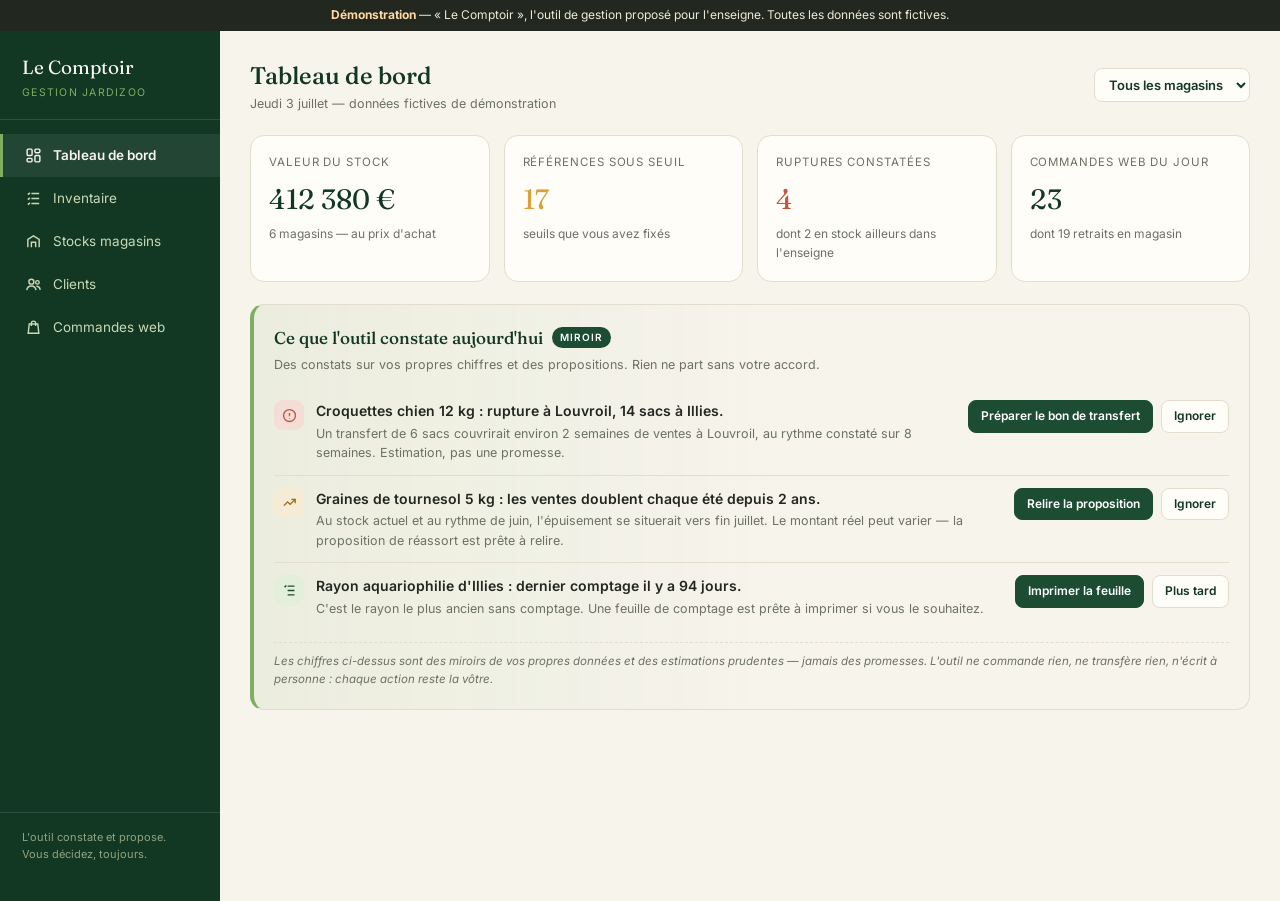
<file: gestion.html>
<!DOCTYPE html>
<html lang="fr">
<head>
<meta charset="UTF-8">
<meta name="viewport" content="width=device-width, initial-scale=1.0">
<meta name="robots" content="noindex, nofollow">
<title>Le Comptoir — gestion Jardizoo (démonstration)</title>
<link rel="preconnect" href="https://fonts.googleapis.com">
<link rel="preconnect" href="https://fonts.gstatic.com" crossorigin>
<link href="https://fonts.googleapis.com/css2?family=Fraunces:opsz,wght@9..144,500;9..144,600&family=Inter:wght@400;500;600;700&display=swap" rel="stylesheet">
<style>
:root{
  --vert:#1c4d33;--vert-fonce:#123723;--seve:#7fae62;--terre:#b5643a;
  --ivoire:#f7f4ec;--blanc:#fffdf8;--encre:#22271f;--gris:#6b7263;--filet:#e3ddcd;
  --alerte:#c0563e;--attention:#d9a13c;
}
*{margin:0;padding:0;box-sizing:border-box}
body{font-family:'Inter',system-ui,sans-serif;background:var(--ivoire);color:var(--encre);font-size:14px;line-height:1.55}
h1,h2{font-family:'Fraunces',serif;font-weight:500;color:var(--vert-fonce)}
.demo-bandeau{background:var(--encre);color:#f0ead8;text-align:center;font-size:12px;padding:6px 12px}
.demo-bandeau strong{color:#ffd9a0}

.app{display:grid;grid-template-columns:220px 1fr;min-height:calc(100vh - 30px)}
/* — latéral — */
aside{background:var(--vert-fonce);color:#c9d9b6;padding:22px 0;display:flex;flex-direction:column}
.logo{font-family:'Fraunces',serif;color:var(--ivoire);font-size:19px;padding:0 22px 18px;border-bottom:1px solid rgba(255,255,255,.12);margin-bottom:14px}
.logo small{display:block;font-family:'Inter',sans-serif;font-size:10.5px;letter-spacing:.12em;text-transform:uppercase;color:var(--seve);margin-top:3px}
.menu button{display:flex;align-items:center;gap:11px;width:100%;text-align:left;background:none;border:none;color:#c9d9b6;font:inherit;font-size:13.5px;padding:11px 22px;cursor:pointer;border-left:3px solid transparent}
.menu button:hover{color:var(--ivoire)}
.menu button.actif{color:var(--ivoire);background:rgba(255,255,255,.07);border-left-color:var(--seve);font-weight:600}
.menu svg{width:17px;height:17px;flex:none}
aside .pied{margin-top:auto;padding:16px 22px;font-size:11px;color:#93a483;border-top:1px solid rgba(255,255,255,.12)}

/* — contenu — */
main{padding:26px 30px;max-width:1180px}
.entete{display:flex;align-items:center;justify-content:space-between;gap:16px;margin-bottom:22px;flex-wrap:wrap}
.entete h1{font-size:24px}
.entete .contexte{font-size:12.5px;color:var(--gris)}
.filtre-magasin{font:inherit;font-size:13px;border:1.5px solid var(--filet);border-radius:8px;padding:7px 10px;background:var(--blanc);color:var(--vert-fonce);font-weight:600;cursor:pointer}

.panneau{display:none}
.panneau.actif{display:block;animation:fondu .35s ease}
@keyframes fondu{from{opacity:0;transform:translateY(8px)}to{opacity:1;transform:none}}

/* — tuiles — */
.tuiles{display:grid;grid-template-columns:repeat(auto-fit,minmax(200px,1fr));gap:14px;margin-bottom:22px}
.tuile{background:var(--blanc);border:1px solid var(--filet);border-radius:14px;padding:18px}
.tuile .etiquette{font-size:11.5px;letter-spacing:.08em;text-transform:uppercase;color:var(--gris);margin-bottom:6px}
.tuile .valeur{font-family:'Fraunces',serif;font-size:28px;color:var(--vert-fonce)}
.tuile .valeur.alerte{color:var(--alerte)}
.tuile .valeur.attention{color:var(--attention)}
.tuile .note{font-size:12px;color:var(--gris);margin-top:4px}

/* — cartes & tableaux — */
.carte{background:var(--blanc);border:1px solid var(--filet);border-radius:14px;padding:20px;margin-bottom:18px}
.carte h2{font-size:17px;margin-bottom:4px}
.carte .sous{font-size:12.5px;color:var(--gris);margin-bottom:14px}
table{width:100%;border-collapse:collapse;font-size:13px}
th{text-align:left;font-size:11px;letter-spacing:.08em;text-transform:uppercase;color:var(--gris);font-weight:600;padding:8px 10px;border-bottom:1.5px solid var(--filet)}
td{padding:10px;border-bottom:1px solid var(--filet);vertical-align:middle}
tr:last-child td{border-bottom:none}
tr:hover td{background:rgba(127,174,98,.06)}
.num{text-align:right;font-variant-numeric:tabular-nums}
th.num{text-align:right}

.badge{display:inline-block;font-size:11px;font-weight:600;padding:3px 9px;border-radius:20px}
.badge.ok{background:#e4efdb;color:var(--vert)}
.badge.faible{background:#f6ecd6;color:#96690f}
.badge.rupture{background:#f4ddd6;color:var(--alerte)}
.badge.ecart{background:#f4ddd6;color:var(--alerte)}
.badge.compte{background:#e4efdb;color:var(--vert)}
.badge.a-faire{background:#eee9dc;color:var(--gris)}
.badge.neutre{background:#eee9dc;color:var(--gris)}

/* — barres de rotation — */
.barre{background:var(--filet);border-radius:6px;height:8px;min-width:70px;overflow:hidden}
.barre i{display:block;height:100%;background:var(--seve);border-radius:6px}

/* — panneau miroir (IA) — */
.miroir{border-left:4px solid var(--seve);background:linear-gradient(90deg,rgba(127,174,98,.10),transparent 55%)}
.miroir .titre-miroir{display:flex;align-items:center;gap:9px;margin-bottom:4px}
.miroir .titre-miroir h2{margin:0}
.puce-ia{font-size:10px;letter-spacing:.1em;text-transform:uppercase;background:var(--vert);color:#fff;padding:3px 8px;border-radius:16px;font-weight:600}
.constat{display:flex;gap:12px;padding:12px 0;border-bottom:1px solid var(--filet);align-items:flex-start}
.constat:last-of-type{border-bottom:none}
.constat .ico{width:30px;height:30px;flex:none;border-radius:9px;background:#e4efdb;color:var(--vert);display:flex;align-items:center;justify-content:center}
.constat .ico.a{background:#f4ddd6;color:var(--alerte)}
.constat .ico.o{background:#f6ecd6;color:#96690f}
.constat .ico svg{width:15px;height:15px}
.constat b{font-weight:600}
.constat p{font-size:12.5px;color:var(--gris);margin-top:2px}
.constat .actions{margin-left:auto;display:flex;gap:8px;flex:none}
.btn-mini{font:inherit;font-size:12px;font-weight:600;padding:6px 12px;border-radius:8px;border:1.5px solid var(--filet);background:var(--blanc);color:var(--vert-fonce);cursor:pointer}
.btn-mini.plein{background:var(--vert);border-color:var(--vert);color:#fff}
.btn-mini:hover{border-color:var(--seve)}
.mention-prudence{font-size:11.5px;color:var(--gris);font-style:italic;margin-top:12px;padding-top:10px;border-top:1px dashed var(--filet)}

/* — CRM — */
.grille-crm{display:grid;grid-template-columns:1fr 1fr;gap:18px}
.fiche-client{border:1px solid var(--filet);border-radius:12px;padding:14px 16px;margin-bottom:10px;background:var(--blanc)}
.fiche-client .ligne1{display:flex;justify-content:space-between;gap:10px;align-items:baseline}
.fiche-client b{font-size:14px}
.fiche-client .depuis{font-size:11.5px;color:var(--gris)}
.fiche-client p{font-size:12.5px;color:var(--gris);margin-top:4px}
.etiquettes{margin-top:8px;display:flex;gap:6px;flex-wrap:wrap}

@media (max-width:900px){
  .app{grid-template-columns:1fr}
  aside{flex-direction:row;align-items:center;overflow-x:auto;padding:10px}
  .logo{border:none;padding:0 14px;margin:0;white-space:nowrap}
  .menu{display:flex}
  .menu button{border-left:none;border-bottom:3px solid transparent;padding:9px 12px;white-space:nowrap}
  .menu button.actif{border-left:none;border-bottom-color:var(--seve)}
  aside .pied{display:none}
  main{padding:18px 14px}
  .grille-crm{grid-template-columns:1fr}
  .constat .actions{margin-left:0}
  .constat{flex-wrap:wrap}
}
</style>
</head>
<body>

<div class="demo-bandeau"><strong>Démonstration</strong> — « Le Comptoir », l'outil de gestion proposé pour l'enseigne. Toutes les données sont fictives.</div>

<div class="app">
  <aside>
    <div class="logo">Le Comptoir<small>Gestion Jardizoo</small></div>
    <nav class="menu" aria-label="Sections">
      <button class="actif" data-cible="tableau"><svg viewBox="0 0 24 24" fill="none" stroke="currentColor" stroke-width="2"><rect x="3" y="3" width="7" height="9" rx="1.5"/><rect x="14" y="3" width="7" height="5" rx="1.5"/><rect x="14" y="12" width="7" height="9" rx="1.5"/><rect x="3" y="16" width="7" height="5" rx="1.5"/></svg>Tableau de bord</button>
      <button data-cible="inventaire"><svg viewBox="0 0 24 24" fill="none" stroke="currentColor" stroke-width="2"><path d="M9 5h11M9 12h11M9 19h11"/><path d="m4 5 1 1 2-2M4 12l1 1 2-2M4 19l1 1 2-2"/></svg>Inventaire</button>
      <button data-cible="stocks"><svg viewBox="0 0 24 24" fill="none" stroke="currentColor" stroke-width="2"><path d="M4 20V9l8-5 8 5v11"/><path d="M9 20v-7h6v7"/></svg>Stocks magasins</button>
      <button data-cible="clients"><svg viewBox="0 0 24 24" fill="none" stroke="currentColor" stroke-width="2"><circle cx="9" cy="8" r="3.5"/><path d="M2.5 20c.5-4 3-6 6.5-6s6 2 6.5 6"/><circle cx="17.5" cy="9" r="2.5"/><path d="M16 14.5c3 0 5 1.8 5.5 5"/></svg>Clients</button>
      <button data-cible="commandes"><svg viewBox="0 0 24 24" fill="none" stroke="currentColor" stroke-width="2"><path d="M6 7h12l1.5 13h-15L6 7Z"/><path d="M9 10V6a3 3 0 0 1 6 0v4"/></svg>Commandes web</button>
    </nav>
    <div class="pied">L'outil constate et propose.<br>Vous décidez, toujours.</div>
  </aside>

  <main>

    <!-- ═══ TABLEAU DE BORD ═══ -->
    <div class="panneau actif" id="tableau">
      <div class="entete">
        <div><h1>Tableau de bord</h1><p class="contexte">Jeudi 3 juillet — données fictives de démonstration</p></div>
        <select class="filtre-magasin" aria-label="Magasin"><option>Tous les magasins</option><option>Illies</option><option>Louvroil</option><option>Hénin-Beaumont</option><option>Petite-Forêt</option></select>
      </div>
      <div class="tuiles">
        <div class="tuile"><div class="etiquette">Valeur du stock</div><div class="valeur">412 380 €</div><div class="note">6 magasins — au prix d'achat</div></div>
        <div class="tuile"><div class="etiquette">Références sous seuil</div><div class="valeur attention">17</div><div class="note">seuils que vous avez fixés</div></div>
        <div class="tuile"><div class="etiquette">Ruptures constatées</div><div class="valeur alerte">4</div><div class="note">dont 2 en stock ailleurs dans l'enseigne</div></div>
        <div class="tuile"><div class="etiquette">Commandes web du jour</div><div class="valeur">23</div><div class="note">dont 19 retraits en magasin</div></div>
      </div>

      <div class="carte miroir">
        <div class="titre-miroir"><h2>Ce que l'outil constate aujourd'hui</h2><span class="puce-ia">miroir</span></div>
        <p class="sous">Des constats sur vos propres chiffres et des propositions. Rien ne part sans votre accord.</p>
        <div class="constat">
          <span class="ico a"><svg viewBox="0 0 24 24" fill="none" stroke="currentColor" stroke-width="2.2"><path d="M12 8v5m0 3.5v.5"/><circle cx="12" cy="12" r="9.5"/></svg></span>
          <div><b>Croquettes chien 12 kg : rupture à Louvroil, 14 sacs à Illies.</b>
          <p>Un transfert de 6 sacs couvrirait environ 2 semaines de ventes à Louvroil, au rythme constaté sur 8 semaines. Estimation, pas une promesse.</p></div>
          <div class="actions"><button class="btn-mini plein">Préparer le bon de transfert</button><button class="btn-mini">Ignorer</button></div>
        </div>
        <div class="constat">
          <span class="ico o"><svg viewBox="0 0 24 24" fill="none" stroke="currentColor" stroke-width="2.2"><path d="M3 17 9 11l4 4 8-8"/><path d="M15 7h6v6"/></svg></span>
          <div><b>Graines de tournesol 5 kg : les ventes doublent chaque été depuis 2 ans.</b>
          <p>Au stock actuel et au rythme de juin, l'épuisement se situerait vers fin juillet. Le montant réel peut varier — la proposition de réassort est prête à relire.</p></div>
          <div class="actions"><button class="btn-mini plein">Relire la proposition</button><button class="btn-mini">Ignorer</button></div>
        </div>
        <div class="constat">
          <span class="ico"><svg viewBox="0 0 24 24" fill="none" stroke="currentColor" stroke-width="2.2"><path d="M9 5h11M9 12h11M9 19h11"/><path d="m4 5 1 1 2-2"/></svg></span>
          <div><b>Rayon aquariophilie d'Illies : dernier comptage il y a 94 jours.</b>
          <p>C'est le rayon le plus ancien sans comptage. Une feuille de comptage est prête à imprimer si vous le souhaitez.</p></div>
          <div class="actions"><button class="btn-mini plein">Imprimer la feuille</button><button class="btn-mini">Plus tard</button></div>
        </div>
        <p class="mention-prudence">Les chiffres ci-dessus sont des miroirs de vos propres données et des estimations prudentes — jamais des promesses. L'outil ne commande rien, ne transfère rien, n'écrit à personne : chaque action reste la vôtre.</p>
      </div>
    </div>

    <!-- ═══ INVENTAIRE ═══ -->
    <div class="panneau" id="inventaire">
      <div class="entete">
        <div><h1>Inventaire</h1><p class="contexte">Comptages tournants — plus jamais un inventaire annuel subi</p></div>
        <select class="filtre-magasin" aria-label="Magasin"><option>Illies</option><option>Louvroil</option><option>Hénin-Beaumont</option></select>
      </div>
      <div class="tuiles">
        <div class="tuile"><div class="etiquette">Rayons comptés ce trimestre</div><div class="valeur">9 / 12</div><div class="note">comptages tournants, rayon par rayon</div></div>
        <div class="tuile"><div class="etiquette">Écarts relevés</div><div class="valeur attention">31 réf.</div><div class="note">sur 2 840 références comptées</div></div>
        <div class="tuile"><div class="etiquette">Valeur des écarts</div><div class="valeur alerte">− 1 872 €</div><div class="note">constat, en attente de votre validation</div></div>
      </div>
      <div class="carte">
        <h2>Comptages par rayon — Illies</h2>
        <p class="sous">Chaque rayon est compté à son tour, pendant les heures creuses. L'écart entre le stock théorique et le comptage est constaté, jamais corrigé sans vous.</p>
        <table>
          <thead><tr><th>Rayon</th><th>Dernier comptage</th><th class="num">Théorique</th><th class="num">Compté</th><th class="num">Écart</th><th>Statut</th></tr></thead>
          <tbody>
            <tr><td>Alimentation chien</td><td>28 juin</td><td class="num">1 412</td><td class="num">1 407</td><td class="num" style="color:var(--alerte)">− 5</td><td><span class="badge compte">Compté</span></td></tr>
            <tr><td>Alimentation chat</td><td>21 juin</td><td class="num">1 186</td><td class="num">1 186</td><td class="num">0</td><td><span class="badge compte">Compté</span></td></tr>
            <tr><td>Oiseaux &amp; basse-cour</td><td>14 juin</td><td class="num">964</td><td class="num">951</td><td class="num" style="color:var(--alerte)">− 13</td><td><span class="badge ecart">Écart à valider</span></td></tr>
            <tr><td>Jardinerie — terreaux</td><td>7 juin</td><td class="num">418</td><td class="num">421</td><td class="num" style="color:var(--vert)">+ 3</td><td><span class="badge ecart">Écart à valider</span></td></tr>
            <tr><td>Aquariophilie</td><td>31 mars</td><td class="num">1 240</td><td class="num">—</td><td class="num">—</td><td><span class="badge a-faire">À compter</span></td></tr>
            <tr><td>Reptiles</td><td>12 avril</td><td class="num">356</td><td class="num">—</td><td class="num">—</td><td><span class="badge a-faire">À compter</span></td></tr>
          </tbody>
        </table>
      </div>
      <div class="carte miroir">
        <div class="titre-miroir"><h2>Lecture des écarts</h2><span class="puce-ia">miroir</span></div>
        <div class="constat">
          <span class="ico o"><svg viewBox="0 0 24 24" fill="none" stroke="currentColor" stroke-width="2.2"><circle cx="11" cy="11" r="7"/><path d="m20 20-3.5-3.5"/></svg></span>
          <div><b>Les écarts se concentrent sur 3 familles : graines en vrac, petits accessoires, appâts.</b>
          <p>Ce sont des produits légers, en libre-service, près des caisses. C'est un constat sur vos comptages — l'interprétation et la suite vous appartiennent.</p></div>
        </div>
        <p class="mention-prudence">L'outil relève les régularités dans vos comptages. Il ne désigne jamais une cause ni une personne.</p>
      </div>
    </div>

    <!-- ═══ STOCKS ═══ -->
    <div class="panneau" id="stocks">
      <div class="entete">
        <div><h1>Stocks magasins</h1><p class="contexte">Une seule vue pour toute l'enseigne — données fictives</p></div>
      </div>
      <div class="carte">
        <h2>Références à surveiller</h2>
        <p class="sous">Sous le seuil que vous avez fixé, ou en rupture. Le stock des autres magasins s'affiche à côté : souvent, la solution est déjà dans l'enseigne.</p>
        <table>
          <thead><tr><th>Référence</th><th class="num">Illies</th><th class="num">Louvroil</th><th class="num">Hénin-Bt</th><th class="num">Petite-Forêt</th><th>Rotation 8 sem.</th><th>État</th></tr></thead>
          <tbody>
            <tr><td>Croquettes chien adulte 12 kg</td><td class="num">14</td><td class="num" style="color:var(--alerte);font-weight:700">0</td><td class="num">9</td><td class="num">11</td><td><span class="barre"><i style="width:86%"></i></span></td><td><span class="badge rupture">Rupture locale</span></td></tr>
            <tr><td>Graines tournesol 5 kg</td><td class="num">22</td><td class="num">17</td><td class="num">8</td><td class="num">25</td><td><span class="barre"><i style="width:92%"></i></span></td><td><span class="badge faible">Été : forte demande</span></td></tr>
            <tr><td>Aquarium équipé 120 L</td><td class="num">2</td><td class="num">1</td><td class="num">4</td><td class="num">0</td><td><span class="barre"><i style="width:44%"></i></span></td><td><span class="badge faible">Sous seuil</span></td></tr>
            <tr><td>Terreau plantation 50 L</td><td class="num">60</td><td class="num">54</td><td class="num">38</td><td class="num">71</td><td><span class="barre"><i style="width:70%"></i></span></td><td><span class="badge ok">Correct</span></td></tr>
            <tr><td>Poulailler bois 4 poules</td><td class="num">0</td><td class="num">0</td><td class="num">3</td><td class="num">1</td><td><span class="barre"><i style="width:28%"></i></span></td><td><span class="badge rupture">2 magasins à zéro</span></td></tr>
            <tr><td>Pompe bassin 3500 L/h</td><td class="num">5</td><td class="num">3</td><td class="num">2</td><td class="num">6</td><td><span class="barre"><i style="width:58%"></i></span></td><td><span class="badge ok">Correct</span></td></tr>
          </tbody>
        </table>
      </div>
      <div class="carte">
        <h2>Ce que change la vue d'enseigne</h2>
        <p class="sous">Aujourd'hui, chaque magasin voit son stock. Avec cette vue, une rupture locale devient d'abord un transfert interne — avant d'être une commande fournisseur ou une vente perdue.</p>
      </div>
    </div>

    <!-- ═══ CLIENTS ═══ -->
    <div class="panneau" id="clients">
      <div class="entete">
        <div><h1>Clients</h1><p class="contexte">Le carnet de comptoir, tenu proprement — fiches fictives</p></div>
      </div>
      <div class="tuiles">
        <div class="tuile"><div class="etiquette">Fiches clients</div><div class="valeur">3 240</div><div class="note">créées en caisse ou en ligne, avec accord</div></div>
        <div class="tuile"><div class="etiquette">Rappels du jour</div><div class="valeur">6</div><div class="note">préparés — c'est vous qui appelez</div></div>
        <div class="tuile"><div class="etiquette">Commandes à retirer</div><div class="valeur attention">4</div><div class="note">mises de côté depuis plus de 3 jours</div></div>
      </div>
      <div class="grille-crm">
        <div>
          <div class="carte" style="margin-bottom:0">
            <h2>Fiches récentes</h2>
            <p class="sous">Historique d'achats, animaux du foyer, préférences — uniquement ce que le client a accepté de laisser.</p>
            <div class="fiche-client">
              <div class="ligne1"><b>M. D. — Illies</b><span class="depuis">client depuis 2019</span></div>
              <p>2 chiens · achète les croquettes 12 kg toutes les 6 semaines environ · dernière visite : 24 juin</p>
              <div class="etiquettes"><span class="badge neutre">Chiens</span><span class="badge ok">Retrait magasin</span></div>
            </div>
            <div class="fiche-client">
              <div class="ligne1"><b>Mme L. — Louvroil</b><span class="depuis">cliente depuis 2023</span></div>
              <p>Aquarium 120 L acheté en mars · questions récurrentes sur la filtration · dernière visite : 15 juin</p>
              <div class="etiquettes"><span class="badge neutre">Aquariophilie</span></div>
            </div>
            <div class="fiche-client">
              <div class="ligne1"><b>M. B. — Hénin-Beaumont</b><span class="depuis">client depuis 2021</span></div>
              <p>Basse-cour (6 poules) · aliment pondeuse chaque mois · commande web à retirer depuis le 30 juin</p>
              <div class="etiquettes"><span class="badge neutre">Basse-cour</span><span class="badge faible">Retrait en attente</span></div>
            </div>
          </div>
        </div>
        <div>
          <div class="carte miroir" style="margin-bottom:0">
            <div class="titre-miroir"><h2>Rappels préparés</h2><span class="puce-ia">miroir</span></div>
            <p class="sous">L'outil prépare, vous décidez. Aucun message ne part automatiquement.</p>
            <div class="constat">
              <span class="ico"><svg viewBox="0 0 24 24" fill="none" stroke="currentColor" stroke-width="2.2"><path d="M22 16.9v3a2 2 0 0 1-2.2 2A19.8 19.8 0 0 1 2.1 4.2 2 2 0 0 1 4.1 2h3a2 2 0 0 1 2 1.7c.1 1 .4 2 .7 2.9a2 2 0 0 1-.5 2.1L8 10a16 16 0 0 0 6 6l1.3-1.3a2 2 0 0 1 2.1-.5c.9.3 1.9.6 2.9.7a2 2 0 0 1 1.7 2Z"/></svg></span>
              <div><b>M. B. : sa commande l'attend depuis 3 jours.</b>
              <p>Numéro de la fiche sous la main, texte de rappel prêt si vous préférez un SMS — à envoyer vous-même.</p></div>
              <div class="actions"><button class="btn-mini plein">Voir la fiche</button></div>
            </div>
            <div class="constat">
              <span class="ico"><svg viewBox="0 0 24 24" fill="none" stroke="currentColor" stroke-width="2.2"><path d="M12 8v5l3 2"/><circle cx="12" cy="12" r="9.5"/></svg></span>
              <div><b>M. D. : son rythme d'achat suggère un passage cette semaine.</b>
              <p>Ses croquettes habituelles sont en stock à Illies. Simple constat de régularité — estimation, pas une certitude.</p></div>
              <div class="actions"><button class="btn-mini">Mettre de côté</button></div>
            </div>
            <div class="constat">
              <span class="ico o"><svg viewBox="0 0 24 24" fill="none" stroke="currentColor" stroke-width="2.2"><path d="M4 4h16v12H5.2L4 17.2V4Z"/><path d="M8 9h8"/></svg></span>
              <div><b>Mme L. : 3 questions sur la filtration en 3 mois.</b>
              <p>Peut-être matière à un mot au prochain passage en caisse. La fiche rassemble ses questions.</p></div>
              <div class="actions"><button class="btn-mini">Voir la fiche</button></div>
            </div>
            <p class="mention-prudence">Les fiches ne contiennent que ce que le client a accepté de laisser. Chacune s'efface sur simple demande, en caisse ou en ligne.</p>
          </div>
        </div>
      </div>
    </div>

    <!-- ═══ COMMANDES WEB ═══ -->
    <div class="panneau" id="commandes">
      <div class="entete">
        <div><h1>Commandes web</h1><p class="contexte">Chaque commande arrive dans le magasin concerné — données fictives</p></div>
      </div>
      <div class="tuiles">
        <div class="tuile"><div class="etiquette">Aujourd'hui</div><div class="valeur">23</div><div class="note">19 retraits · 4 livraisons</div></div>
        <div class="tuile"><div class="etiquette">À préparer</div><div class="valeur attention">7</div><div class="note">objectif d'enseigne : prêt sous 1 h ouvrée</div></div>
        <div class="tuile"><div class="etiquette">Payées en ligne</div><div class="valeur">15 / 23</div><div class="note">les 8 autres règlent au retrait</div></div>
      </div>
      <div class="carte">
        <h2>File de préparation</h2>
        <p class="sous">Une ligne par commande, le magasin sait toujours quoi préparer et pour qui.</p>
        <table>
          <thead><tr><th>N°</th><th>Client</th><th>Magasin</th><th class="num">Articles</th><th>Paiement</th><th>État</th></tr></thead>
          <tbody>
            <tr><td>W-1042</td><td>M. B.</td><td>Hénin-Beaumont</td><td class="num">3</td><td><span class="badge ok">Payée en ligne</span></td><td><span class="badge faible">À retirer — 3 j</span></td></tr>
            <tr><td>W-1057</td><td>Mme R.</td><td>Illies</td><td class="num">1</td><td><span class="badge neutre">Au retrait</span></td><td><span class="badge a-faire">À préparer</span></td></tr>
            <tr><td>W-1058</td><td>M. T.</td><td>Louvroil</td><td class="num">5</td><td><span class="badge ok">Payée en ligne</span></td><td><span class="badge a-faire">À préparer</span></td></tr>
            <tr><td>W-1059</td><td>Mme K.</td><td>Illies</td><td class="num">2</td><td><span class="badge ok">Payée en ligne</span></td><td><span class="badge compte">Prête — client prévenu</span></td></tr>
            <tr><td>W-1060</td><td>M. V.</td><td>Petite-Forêt</td><td class="num">4</td><td><span class="badge neutre">Au retrait</span></td><td><span class="badge compte">Retirée à 10 h 42</span></td></tr>
          </tbody>
        </table>
      </div>
      <div class="carte">
        <h2>Le paiement, remis d'équerre</h2>
        <p class="sous">Un seul parcours : montant complet affiché avant paiement, débit à la préparation, confirmation écrite, et le choix de régler au comptoir. Rien d'autre.</p>
      </div>
    </div>

  </main>
</div>

<script>
document.querySelectorAll('.menu button').forEach(b=>{
  b.addEventListener('click',()=>{
    document.querySelectorAll('.menu button').forEach(x=>x.classList.remove('actif'));
    document.querySelectorAll('.panneau').forEach(p=>p.classList.remove('actif'));
    b.classList.add('actif');
    document.getElementById(b.dataset.cible).classList.add('actif');
  });
});
</script>
</body>
</html>
</file>
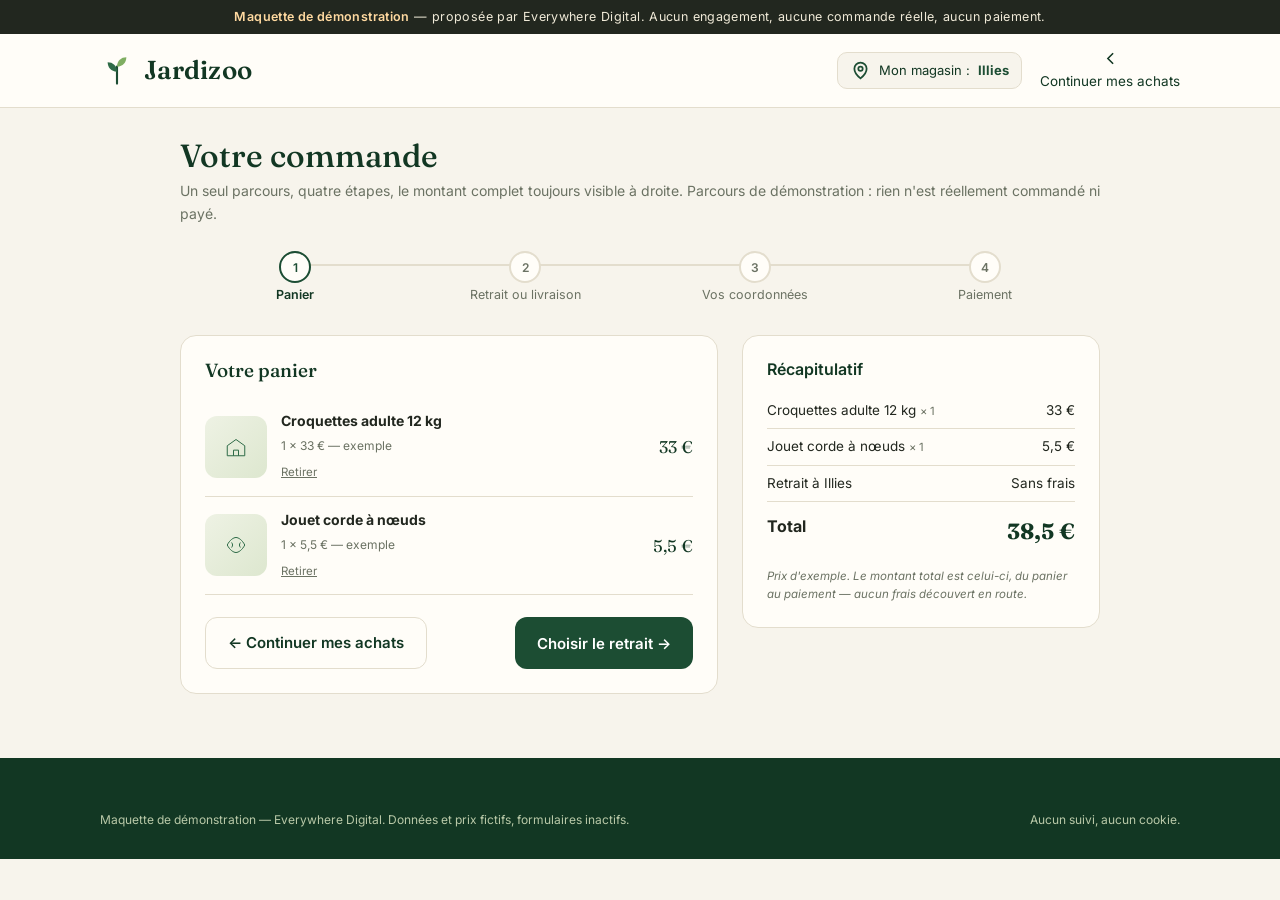
<file: panier.html>
<!DOCTYPE html>
<html lang="fr">
<head>
<meta charset="UTF-8">
<meta name="viewport" content="width=device-width, initial-scale=1.0">
<meta name="robots" content="noindex, nofollow">
<title>Votre commande — Jardizoo (maquette de démonstration)</title>
<link rel="preconnect" href="https://fonts.googleapis.com">
<link rel="preconnect" href="https://fonts.gstatic.com" crossorigin>
<link href="https://fonts.googleapis.com/css2?family=Fraunces:opsz,wght@9..144,400;9..144,500;9..144,600&family=Inter:wght@400;500;600&display=swap" rel="stylesheet">
<link rel="stylesheet" href="commun.css?v=2">
<style>
.page-panier{padding:30px 0 64px;max-width:920px;margin:0 auto}
.page-panier h1{font-size:clamp(24px,3.2vw,32px);margin-bottom:6px}
.page-panier .sous-titre{color:var(--gris);font-size:14px;margin-bottom:26px}

/* — jalons — */
.jalons{display:flex;gap:0;margin-bottom:30px;counter-reset:jalon}
.jalon{flex:1;text-align:center;position:relative;font-size:12.5px;color:var(--gris);padding-top:34px}
.jalon::before{counter-increment:jalon;content:counter(jalon);position:absolute;top:0;left:50%;transform:translateX(-50%);width:28px;height:28px;border-radius:50%;background:var(--blanc);border:2px solid var(--filet);display:flex;align-items:center;justify-content:center;font-weight:600;font-size:12px;color:var(--gris);z-index:1}
.jalon::after{content:'';position:absolute;top:13px;left:calc(-50% + 14px);right:calc(50% + 14px);height:2px;background:var(--filet)}
.jalon:first-child::after{display:none}
.jalon.fait{color:var(--vert)}
.jalon.fait::before{background:var(--vert);border-color:var(--vert);color:#fff;content:'✓'}
.jalon.fait::after{background:var(--seve)}
.jalon.courant{color:var(--vert-fonce);font-weight:600}
.jalon.courant::before{border-color:var(--vert);color:var(--vert)}

/* — disposition — */
.deux-colonnes{display:grid;grid-template-columns:1.5fr 1fr;gap:24px;align-items:start}
.colonne-etapes .carte,.recap{background:var(--blanc);border:1px solid var(--filet);border-radius:16px;padding:24px}
.recap{position:sticky;top:130px}
.recap h2{font-size:16px;font-family:'Inter',sans-serif;font-weight:600;margin-bottom:14px}
.recap .ligne{display:flex;justify-content:space-between;font-size:13.5px;padding:7px 0;border-bottom:1px solid var(--filet)}
.recap .ligne small{color:var(--gris)}
.recap .ligne.total{border-bottom:none;font-weight:700;font-size:16px;padding-top:12px}
.recap .ligne.total .montant{font-family:'Fraunces',serif;font-size:22px;color:var(--vert-fonce)}
.recap .mention{font-size:11.5px;color:var(--gris);margin-top:10px;font-style:italic}

.etape-panneau{display:none}
.etape-panneau.actif{display:block;animation:fondu .35s ease}
@keyframes fondu{from{opacity:0;transform:translateY(8px)}to{opacity:1;transform:none}}
.etape-panneau h2{font-size:19px;margin-bottom:16px}

/* — articles — */
.article-panier{display:flex;gap:14px;align-items:center;padding:12px 0;border-bottom:1px solid var(--filet)}
.article-panier:last-of-type{border-bottom:none}
.article-panier .mini{width:62px;height:62px;border-radius:12px;background:linear-gradient(135deg,#eef2e4,#dde7cf);display:flex;align-items:center;justify-content:center;color:var(--vert-clair);flex:none}
.article-panier .mini svg{width:30px;height:30px}
.article-panier b{font-size:14px;display:block}
.article-panier small{color:var(--gris);font-size:12px}
.article-panier .apx{margin-left:auto;text-align:right;font-family:'Fraunces',serif;font-size:17px;color:var(--vert-fonce);white-space:nowrap}
.retirer{font-size:11.5px;color:var(--gris);text-decoration:underline;cursor:pointer}

/* — options / formulaires — */
.option{display:flex;gap:13px;border:1.5px solid var(--filet);border-radius:14px;padding:16px;margin-bottom:12px;cursor:pointer;align-items:flex-start;background:var(--ivoire)}
.option:hover{border-color:var(--seve)}
.option.choisie{border-color:var(--vert);background:#f0f4e8}
.option input{margin-top:4px;accent-color:var(--vert)}
.option b{font-size:14.5px;display:block}
.option p{font-size:12.5px;color:var(--gris);margin-top:2px}
.option .cout{margin-left:auto;font-weight:600;font-size:13.5px;color:var(--vert-fonce);white-space:nowrap}
.champ{margin-bottom:13px}
.champ label{display:block;font-size:12.5px;font-weight:600;color:var(--vert-fonce);margin-bottom:5px}
.champ input{width:100%;border:1.5px solid var(--filet);border-radius:10px;padding:11px 13px;font:inherit;font-size:14px;background:var(--ivoire)}
.champ input:focus{outline:2px solid var(--seve);border-color:var(--seve)}
.deux-champs{display:grid;grid-template-columns:1fr 1fr;gap:13px}
.boutons-etape{display:flex;justify-content:space-between;gap:12px;margin-top:22px;flex-wrap:wrap}

/* — confirmation — */
.confirmation{text-align:center;padding:20px 10px}
.confirmation .coche{width:64px;height:64px;border-radius:50%;background:#e4efdb;color:var(--vert);display:flex;align-items:center;justify-content:center;margin:0 auto 18px}
.confirmation .coche svg{width:30px;height:30px}
.confirmation h2{font-size:24px;margin-bottom:10px}
.confirmation p{color:var(--gris);font-size:14.5px;max-width:48ch;margin:0 auto 8px}
.confirmation .numero{font-family:'Fraunces',serif;font-size:18px;color:var(--vert-fonce);margin:14px 0}
.note-demo{background:#fdf6e8;border:1px solid #eadfc0;border-radius:12px;padding:12px 16px;font-size:12.5px;color:#7a6428;margin-top:20px}

@media (max-width:860px){
  .deux-colonnes{grid-template-columns:1fr}
  .recap{position:static;order:-1}
  .jalon{font-size:10.5px}
}
</style>
</head>
<body>

<div class="demo-bandeau"><strong>Maquette de démonstration</strong> — proposée par Everywhere Digital. Aucun engagement, aucune commande réelle, aucun paiement.</div>

<header>
  <div class="conteneur">
    <div class="entete-haut">
      <a class="logo" href="index.html" aria-label="Jardizoo">
        <svg viewBox="0 0 40 40" aria-hidden="true"><path d="M20 36V16" stroke="#1c4d33" stroke-width="2.5" stroke-linecap="round"/><path d="M20 22c-7 0-11-5-11-11 6 0 11 4 11 11Z" fill="#2e6b47"/><path d="M20 16c7 0 11-5 11-11-6 0-11 4-11 11Z" fill="#7fae62"/></svg>
        Jardizoo
      </a>
      <div class="entete-actions" style="margin-left:auto">
        <div class="mon-magasin">
          <svg width="15" height="15" viewBox="0 0 24 24" fill="none" stroke="#1c4d33" stroke-width="2"><path d="M12 21s-7-5.5-7-11a7 7 0 0 1 14 0c0 5.5-7 11-7 11Z"/><circle cx="12" cy="10" r="2.5"/></svg>
          Mon magasin : <b>Illies</b>
        </div>
        <a class="action" href="rayon.html"><svg viewBox="0 0 24 24" fill="none" stroke="currentColor" stroke-width="1.8"><path d="m15 18-6-6 6-6"/></svg><span>Continuer mes achats</span></a>
      </div>
    </div>
  </div>
</header>

<div class="conteneur">
  <div class="page-panier">
    <h1>Votre commande</h1>
    <p class="sous-titre">Un seul parcours, quatre étapes, le montant complet toujours visible à droite. Parcours de démonstration : rien n'est réellement commandé ni payé.</p>

    <div class="jalons" id="jalons">
      <div class="jalon courant" data-j="1">Panier</div>
      <div class="jalon" data-j="2">Retrait ou livraison</div>
      <div class="jalon" data-j="3">Vos coordonnées</div>
      <div class="jalon" data-j="4">Paiement</div>
    </div>

    <div class="deux-colonnes">
      <div class="colonne-etapes">

        <!-- Étape 1 : panier -->
        <div class="carte etape-panneau actif" data-etape="1">
          <h2>Votre panier</h2>
          <div class="article-panier">
            <span class="mini"><svg viewBox="0 0 48 48" fill="none" stroke="currentColor" stroke-width="1.6"><path d="M10 38V22l14-10 14 10v16H10Z"/><path d="M20 38v-9h8v9"/></svg></span>
            <span><b>Croquettes adulte 12 kg</b><small>1 × 33 € — exemple</small><br><span class="retirer">Retirer</span></span>
            <span class="apx">33 €</span>
          </div>
          <div class="article-panier">
            <span class="mini"><svg viewBox="0 0 48 48" fill="none" stroke="currentColor" stroke-width="1.6"><path d="M10 24c4-8 10-12 14-12s10 4 14 12c-4 8-10 12-14 12s-10-4-14-12Z"/><path d="M17 20c2 3 2 5 0 8m14-8c-2 3-2 5 0 8"/></svg></span>
            <span><b>Jouet corde à nœuds</b><small>1 × 5,5 € — exemple</small><br><span class="retirer">Retirer</span></span>
            <span class="apx">5,5 €</span>
          </div>
          <div class="boutons-etape">
            <a class="btn btn-discret" href="rayon.html">← Continuer mes achats</a>
            <button class="btn btn-vert" data-va="2">Choisir le retrait →</button>
          </div>
        </div>

        <!-- Étape 2 : retrait ou livraison -->
        <div class="carte etape-panneau" data-etape="2">
          <h2>Retrait ou livraison</h2>
          <label class="option choisie">
            <input type="radio" name="mode" checked>
            <span><b>Retrait à Illies — votre magasin</b>
            <p>Mis de côté à votre nom, souvent prêt sous une heure aux heures d'ouverture. Vous êtes prévenu par message.</p></span>
            <span class="cout">Sans frais</span>
          </label>
          <label class="option">
            <input type="radio" name="mode">
            <span><b>Retrait dans un autre magasin de l'enseigne</b>
            <p>Louvroil, Hénin-Beaumont, Petite-Forêt, Saint-Pol-sur-Ternoise, Camon — selon le stock affiché.</p></span>
            <span class="cout">Sans frais</span>
          </label>
          <label class="option">
            <input type="radio" name="mode">
            <span><b>Livraison à domicile</b>
            <p>Pour les articles expédiables. Le coût exact s'affiche ici, avant toute suite — jamais découvert au paiement.</p></span>
            <span class="cout">6,6 € — exemple</span>
          </label>
          <div class="boutons-etape">
            <button class="btn btn-discret" data-va="1">← Retour au panier</button>
            <button class="btn btn-vert" data-va="3">Vos coordonnées →</button>
          </div>
        </div>

        <!-- Étape 3 : coordonnées -->
        <div class="carte etape-panneau" data-etape="3">
          <h2>Vos coordonnées</h2>
          <div class="deux-champs">
            <div class="champ"><label for="c-prenom">Prénom</label><input id="c-prenom" type="text" autocomplete="given-name" placeholder="—"></div>
            <div class="champ"><label for="c-nom">Nom</label><input id="c-nom" type="text" autocomplete="family-name" placeholder="—"></div>
          </div>
          <div class="champ"><label for="c-mel">Courriel — pour la confirmation et le « c'est prêt »</label><input id="c-mel" type="email" autocomplete="email" placeholder="vous@exemple.fr"></div>
          <div class="champ"><label for="c-tel">Téléphone — uniquement si un souci de préparation l'exige</label><input id="c-tel" type="tel" autocomplete="tel" placeholder="06 — — — —"></div>
          <p style="font-size:12px;color:var(--gris)">Pas de compte obligatoire. Ces coordonnées servent à cette commande ; elles ne sont ni revendues ni utilisées pour de la publicité.</p>
          <div class="boutons-etape">
            <button class="btn btn-discret" data-va="2">← Retour</button>
            <button class="btn btn-vert" data-va="4">Vers le paiement →</button>
          </div>
        </div>

        <!-- Étape 4 : paiement -->
        <div class="carte etape-panneau" data-etape="4">
          <h2>Paiement</h2>
          <label class="option choisie">
            <input type="radio" name="paiement" checked>
            <span><b>Carte bancaire — paiement sécurisé</b>
            <p>Débit à la préparation de la commande, pas avant. Confirmation écrite immédiate.</p></span>
          </label>
          <label class="option">
            <input type="radio" name="paiement">
            <span><b>Au comptoir, en retirant</b>
            <p>Vous réservez sans payer en ligne ; vous réglez au retrait — carte ou espèces, comme en caisse.</p></span>
          </label>
          <p style="font-size:13px;color:var(--gris);margin:14px 2px">Vous payez <b style="color:var(--vert-fonce)">38,5 € — le montant affiché à droite, rien d'autre</b> : deux articles, retrait sans frais.</p>
          <div class="boutons-etape">
            <button class="btn btn-discret" data-va="3">← Retour</button>
            <button class="btn btn-vert" data-va="5">Payer 38,5 € (démonstration) →</button>
          </div>
        </div>

        <!-- Étape 5 : confirmation -->
        <div class="carte etape-panneau" data-etape="5">
          <div class="confirmation">
            <span class="coche"><svg viewBox="0 0 24 24" fill="none" stroke="currentColor" stroke-width="2.5"><path d="M20 6 9 17l-5-5"/></svg></span>
            <h2>Commande enregistrée</h2>
            <p class="numero">N° W-1061 — retrait à Illies</p>
            <p>Le magasin d'Illies prépare vos deux articles. Vous recevrez un message dès que la commande est prête — souvent sous une heure aux heures d'ouverture.</p>
            <p>Le récapitulatif complet vient de partir par courriel : articles, montant réglé, adresse du magasin, et qui appeler si besoin.</p>
            <div class="note-demo">Fin du parcours de démonstration — aucune commande n'a été passée, aucun paiement effectué, aucune donnée conservée.</div>
            <div class="boutons-etape" style="justify-content:center">
              <a class="btn btn-discret" href="index.html">Revenir à l'accueil</a>
            </div>
          </div>
        </div>

      </div>

      <!-- récapitulatif -->
      <aside class="recap" id="recap">
        <h2>Récapitulatif</h2>
        <div class="ligne"><span>Croquettes adulte 12 kg <small>× 1</small></span><span>33 €</span></div>
        <div class="ligne"><span>Jouet corde à nœuds <small>× 1</small></span><span>5,5 €</span></div>
        <div class="ligne"><span>Retrait à Illies</span><span>Sans frais</span></div>
        <div class="ligne total"><span>Total</span><span class="montant">38,5 €</span></div>
        <p class="mention">Prix d'exemple. Le montant total est celui-ci, du panier au paiement — aucun frais découvert en route.</p>
      </aside>
    </div>
  </div>
</div>

<footer>
  <div class="conteneur">
    <div class="pied-bas" style="border:none;padding:0">
      <span>Maquette de démonstration — Everywhere Digital. Données et prix fictifs, formulaires inactifs.</span>
      <span>Aucun suivi, aucun cookie.</span>
    </div>
  </div>
</footer>

<script>
// parcours par étapes (démonstration — rien n'est envoyé nulle part)
function aller(n){
  document.querySelectorAll('.etape-panneau').forEach(p=>p.classList.toggle('actif',p.dataset.etape==String(n)));
  document.querySelectorAll('.jalon').forEach(j=>{
    const num=+j.dataset.j;
    j.classList.toggle('fait',num<n);
    j.classList.toggle('courant',num===n);
  });
  if(n===5)document.getElementById('jalons').querySelectorAll('.jalon').forEach(j=>{j.classList.add('fait');j.classList.remove('courant')});
  window.scrollTo({top:0,behavior:'smooth'});
}
document.querySelectorAll('[data-va]').forEach(b=>b.addEventListener('click',()=>aller(+b.dataset.va)));
// surlignage des options radio
document.querySelectorAll('.option input').forEach(r=>r.addEventListener('change',()=>{
  document.querySelectorAll(`.option input[name="${r.name}"]`).forEach(x=>x.closest('.option').classList.toggle('choisie',x.checked));
}));
</script>
</body>
</html>
</file>
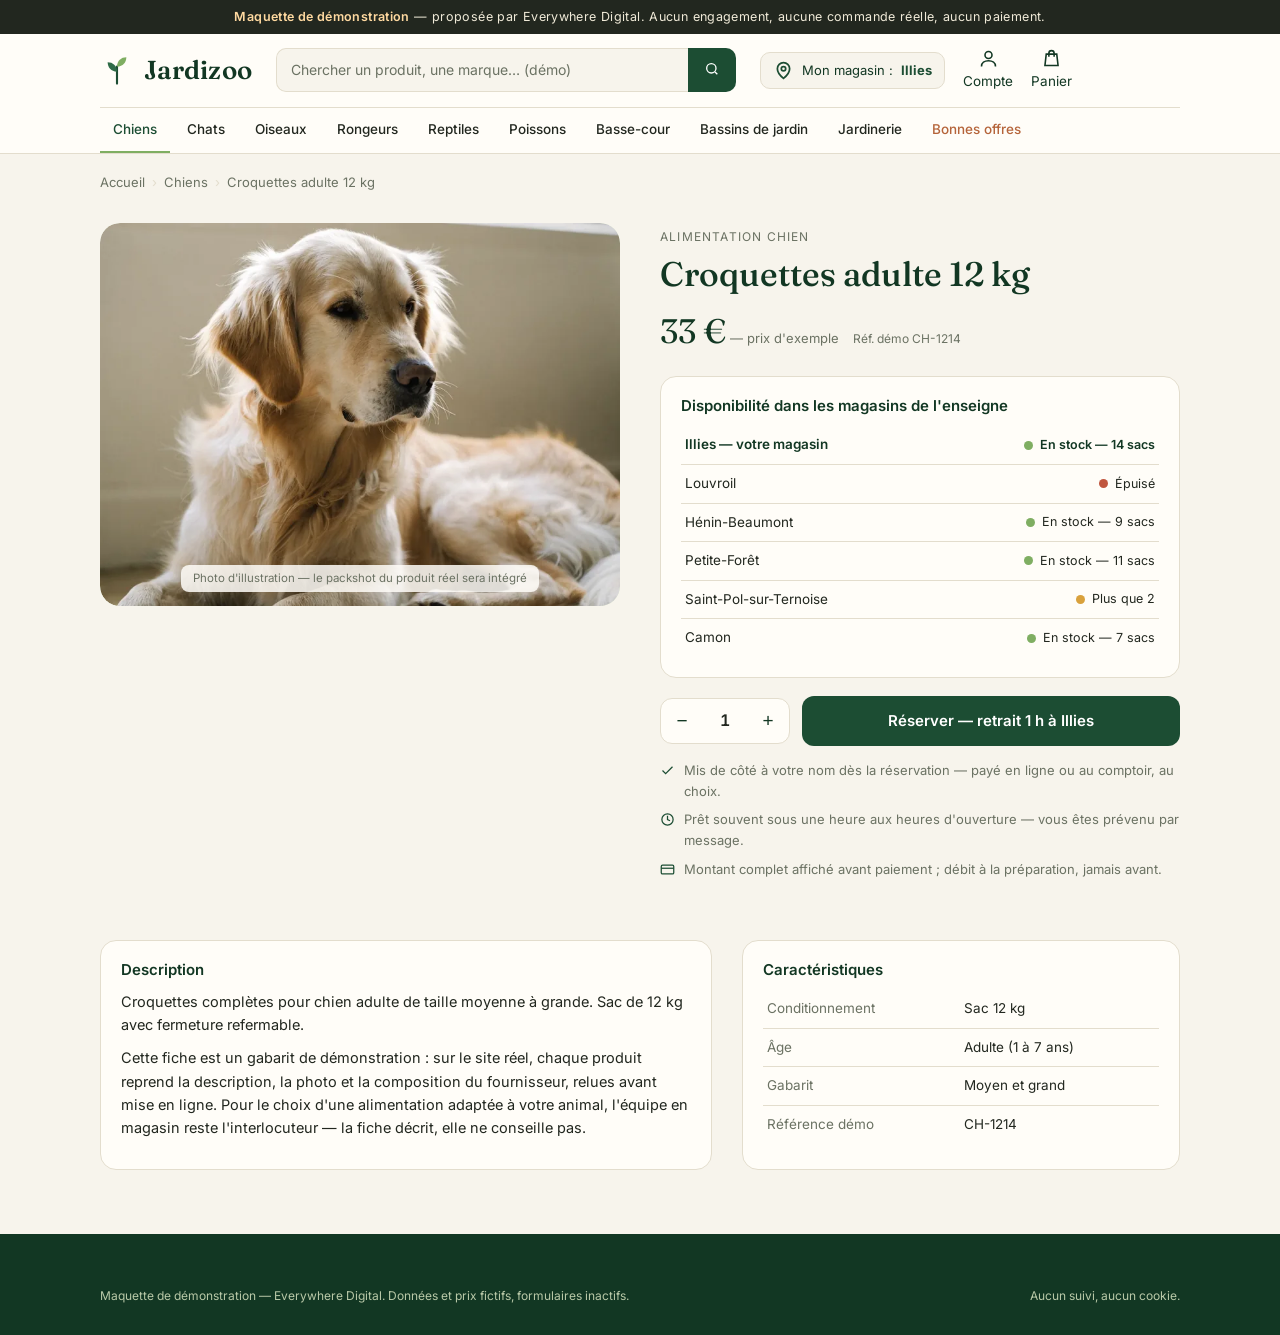
<file: produit.html>
<!DOCTYPE html>
<html lang="fr">
<head>
<meta charset="UTF-8">
<meta name="viewport" content="width=device-width, initial-scale=1.0">
<meta name="robots" content="noindex, nofollow">
<title>Croquettes adulte 12 kg — Jardizoo (maquette de démonstration)</title>
<link rel="preconnect" href="https://fonts.googleapis.com">
<link rel="preconnect" href="https://fonts.gstatic.com" crossorigin>
<link href="https://fonts.googleapis.com/css2?family=Fraunces:opsz,wght@9..144,400;9..144,500;9..144,600&family=Inter:wght@400;500;600&display=swap" rel="stylesheet">
<link rel="stylesheet" href="commun.css?v=2">
<style>
.page-produit{display:grid;grid-template-columns:1fr 1fr;gap:40px;padding:30px 0 50px}
.galerie{background:linear-gradient(135deg,#eef2e4,#dde7cf);border-radius:20px;min-height:380px;display:flex;align-items:center;justify-content:center;color:var(--vert-clair);position:sticky;top:130px;align-self:start}
.galerie svg{width:150px;height:150px;opacity:.7}
.galerie .legende{position:absolute;bottom:14px;font-size:11.5px;color:var(--gris)}
.fiche .marque{font-size:12px;letter-spacing:.1em;text-transform:uppercase;color:var(--gris)}
.fiche h1{font-size:clamp(24px,3.2vw,34px);margin:6px 0 10px}
.fiche .prix{font-family:'Fraunces',serif;font-size:34px;color:var(--vert-fonce)}
.fiche .prix small{font-size:13px;color:var(--gris);font-family:'Inter',sans-serif}
.fiche .ligne-prix{display:flex;align-items:baseline;gap:14px;margin-bottom:18px}
.fiche .ref{font-size:12px;color:var(--gris)}
.encart{background:var(--blanc);border:1px solid var(--filet);border-radius:16px;padding:20px;margin-bottom:16px}
.encart h2{font-size:15px;font-family:'Inter',sans-serif;font-weight:600;margin-bottom:12px;color:var(--vert-fonce)}
table.dispo{width:100%;border-collapse:collapse;font-size:13.5px}
table.dispo td{padding:8px 4px;border-bottom:1px solid var(--filet)}
table.dispo tr:last-child td{border-bottom:none}
table.dispo .etat{display:flex;align-items:center;gap:7px;justify-content:flex-end;font-size:12.5px}
table.dispo .etat .pastille{animation:none}
table.dispo .etat.faible .pastille{background:var(--attention)}
table.dispo .etat.epuise .pastille{background:var(--alerte)}
table.dispo tr.choisi td{font-weight:600;color:var(--vert-fonce)}
.quantite{display:flex;align-items:center;gap:0;border:1.5px solid var(--filet);border-radius:12px;overflow:hidden;width:max-content;background:var(--blanc)}
.quantite button{width:42px;height:44px;border:none;background:none;font-size:19px;cursor:pointer;color:var(--vert-fonce)}
.quantite button:hover{background:var(--ivoire)}
.quantite span{min-width:44px;text-align:center;font-weight:600;font-variant-numeric:tabular-nums}
.achat{display:flex;gap:12px;align-items:center;margin:18px 0 10px;flex-wrap:wrap}
.achat .btn{flex:1;justify-content:center;min-width:220px}
.rassurance{display:grid;gap:8px;font-size:13px;color:var(--gris);margin-top:14px}
.rassurance li{list-style:none;display:flex;gap:9px;align-items:flex-start}
.rassurance svg{width:15px;height:15px;flex:none;margin-top:3px;color:var(--vert)}
.section-desc{padding:10px 0 64px}
.desc-grille{display:grid;grid-template-columns:1.4fr 1fr;gap:30px}
.desc-grille .encart{margin-bottom:0}
.desc-grille p{font-size:14.5px;color:var(--encre);margin-bottom:10px}
table.carac{width:100%;border-collapse:collapse;font-size:13.5px}
table.carac td{padding:8px 4px;border-bottom:1px solid var(--filet)}
table.carac td:first-child{color:var(--gris)}
table.carac tr:last-child td{border-bottom:none}
@media (max-width:860px){
  .page-produit{grid-template-columns:1fr}
  .galerie{position:static;min-height:240px}
  .desc-grille{grid-template-columns:1fr}
}
</style>
</head>
<body>

<div class="demo-bandeau"><strong>Maquette de démonstration</strong> — proposée par Everywhere Digital. Aucun engagement, aucune commande réelle, aucun paiement.</div>

<header>
  <div class="conteneur">
    <div class="entete-haut">
      <a class="logo" href="index.html" aria-label="Jardizoo">
        <svg viewBox="0 0 40 40" aria-hidden="true"><path d="M20 36V16" stroke="#1c4d33" stroke-width="2.5" stroke-linecap="round"/><path d="M20 22c-7 0-11-5-11-11 6 0 11 4 11 11Z" fill="#2e6b47"/><path d="M20 16c7 0 11-5 11-11-6 0-11 4-11 11Z" fill="#7fae62"/></svg>
        Jardizoo
      </a>
      <div class="recherche" role="search">
        <input type="search" placeholder="Chercher un produit, une marque… (démo)" aria-label="Recherche">
        <button aria-label="Rechercher"><svg width="16" height="16" viewBox="0 0 24 24" fill="none" stroke="currentColor" stroke-width="2"><circle cx="11" cy="11" r="7"/><path d="m20 20-3.5-3.5"/></svg></button>
      </div>
      <div class="entete-actions">
        <div class="mon-magasin" title="Choisir mon magasin (démonstration)">
          <svg width="15" height="15" viewBox="0 0 24 24" fill="none" stroke="#1c4d33" stroke-width="2"><path d="M12 21s-7-5.5-7-11a7 7 0 0 1 14 0c0 5.5-7 11-7 11Z"/><circle cx="12" cy="10" r="2.5"/></svg>
          Mon magasin : <b>Illies</b>
        </div>
        <div class="action"><svg viewBox="0 0 24 24" fill="none" stroke="currentColor" stroke-width="1.8"><circle cx="12" cy="8" r="4"/><path d="M4 21c0-4 3.5-6.5 8-6.5s8 2.5 8 6.5"/></svg><span>Compte</span></div>
        <a class="action" href="panier.html"><svg viewBox="0 0 24 24" fill="none" stroke="currentColor" stroke-width="1.8"><path d="M6 7h12l1.5 13h-15L6 7Z"/><path d="M9 10V6a3 3 0 0 1 6 0v4"/></svg><span>Panier</span></a>
      </div>
    </div>
    <nav class="rayons-nav" aria-label="Rayons">
      <ul>
        <li><a href="rayon.html" class="courant">Chiens</a></li>
        <li><a href="index.html#rayons">Chats</a></li>
        <li><a href="index.html#rayons">Oiseaux</a></li>
        <li><a href="index.html#rayons">Rongeurs</a></li>
        <li><a href="index.html#rayons">Reptiles</a></li>
        <li><a href="index.html#rayons">Poissons</a></li>
        <li><a href="index.html#rayons">Basse-cour</a></li>
        <li><a href="index.html#rayons">Bassins de jardin</a></li>
        <li><a href="index.html#rayons">Jardinerie</a></li>
        <li><a href="index.html#rayons" class="offres">Bonnes offres</a></li>
      </ul>
    </nav>
  </div>
</header>

<div class="conteneur">
  <p class="ariane"><a href="index.html">Accueil</a><span class="sep">›</span><a href="rayon.html">Chiens</a><span class="sep">›</span><span>Croquettes adulte 12 kg</span></p>

  <div class="page-produit">
    <div class="galerie" style="padding:0;overflow:hidden">
      <img src="assets/u-chien.webp" alt="" style="width:100%;height:100%;object-fit:cover;border-radius:20px">
      <span class="legende" style="background:rgba(255,253,248,.85);padding:4px 12px;border-radius:8px">Photo d'illustration — le packshot du produit réel sera intégré</span>
    </div>

    <div class="fiche">
      <span class="marque">Alimentation chien</span>
      <h1>Croquettes adulte 12 kg</h1>
      <div class="ligne-prix"><span class="prix">33 €<small> — prix d'exemple</small></span><span class="ref">Réf. démo CH-1214</span></div>

      <div class="encart">
        <h2>Disponibilité dans les magasins de l'enseigne</h2>
        <table class="dispo">
          <tr class="choisi"><td>Illies — votre magasin</td><td><span class="etat"><span class="pastille"></span>En stock — 14 sacs</span></td></tr>
          <tr><td>Louvroil</td><td><span class="etat epuise"><span class="pastille"></span>Épuisé</span></td></tr>
          <tr><td>Hénin-Beaumont</td><td><span class="etat"><span class="pastille"></span>En stock — 9 sacs</span></td></tr>
          <tr><td>Petite-Forêt</td><td><span class="etat"><span class="pastille"></span>En stock — 11 sacs</span></td></tr>
          <tr><td>Saint-Pol-sur-Ternoise</td><td><span class="etat faible"><span class="pastille"></span>Plus que 2</span></td></tr>
          <tr><td>Camon</td><td><span class="etat"><span class="pastille"></span>En stock — 7 sacs</span></td></tr>
        </table>
      </div>

      <div class="achat">
        <div class="quantite" aria-label="Quantité">
          <button type="button" id="q-moins" aria-label="Diminuer">−</button>
          <span id="q-val">1</span>
          <button type="button" id="q-plus" aria-label="Augmenter">+</button>
        </div>
        <a class="btn btn-vert" href="panier.html">Réserver — retrait 1 h à Illies</a>
      </div>

      <ul class="rassurance">
        <li><svg viewBox="0 0 24 24" fill="none" stroke="currentColor" stroke-width="2"><path d="M20 6 9 17l-5-5"/></svg>Mis de côté à votre nom dès la réservation — payé en ligne ou au comptoir, au choix.</li>
        <li><svg viewBox="0 0 24 24" fill="none" stroke="currentColor" stroke-width="2"><path d="M12 6v6l4 2"/><circle cx="12" cy="12" r="9"/></svg>Prêt souvent sous une heure aux heures d'ouverture — vous êtes prévenu par message.</li>
        <li><svg viewBox="0 0 24 24" fill="none" stroke="currentColor" stroke-width="2"><rect x="2" y="5" width="20" height="14" rx="2"/><path d="M2 10h20"/></svg>Montant complet affiché avant paiement ; débit à la préparation, jamais avant.</li>
      </ul>
    </div>
  </div>

  <div class="section-desc">
    <div class="desc-grille">
      <div class="encart">
        <h2>Description</h2>
        <p>Croquettes complètes pour chien adulte de taille moyenne à grande. Sac de 12 kg avec fermeture refermable.</p>
        <p>Cette fiche est un gabarit de démonstration : sur le site réel, chaque produit reprend la description, la photo et la composition du fournisseur, relues avant mise en ligne. Pour le choix d'une alimentation adaptée à votre animal, l'équipe en magasin reste l'interlocuteur — la fiche décrit, elle ne conseille pas.</p>
      </div>
      <div class="encart">
        <h2>Caractéristiques</h2>
        <table class="carac">
          <tr><td>Conditionnement</td><td>Sac 12 kg</td></tr>
          <tr><td>Âge</td><td>Adulte (1 à 7 ans)</td></tr>
          <tr><td>Gabarit</td><td>Moyen et grand</td></tr>
          <tr><td>Référence démo</td><td>CH-1214</td></tr>
        </table>
      </div>
    </div>
  </div>
</div>

<footer>
  <div class="conteneur">
    <div class="pied-bas" style="border:none;padding:0">
      <span>Maquette de démonstration — Everywhere Digital. Données et prix fictifs, formulaires inactifs.</span>
      <span>Aucun suivi, aucun cookie.</span>
    </div>
  </div>
</footer>

<script>
const val=document.getElementById('q-val');
document.getElementById('q-plus').addEventListener('click',()=>{val.textContent=Math.min(9,+val.textContent+1)});
document.getElementById('q-moins').addEventListener('click',()=>{val.textContent=Math.max(1,+val.textContent-1)});
</script>
</body>
</html>
</file>
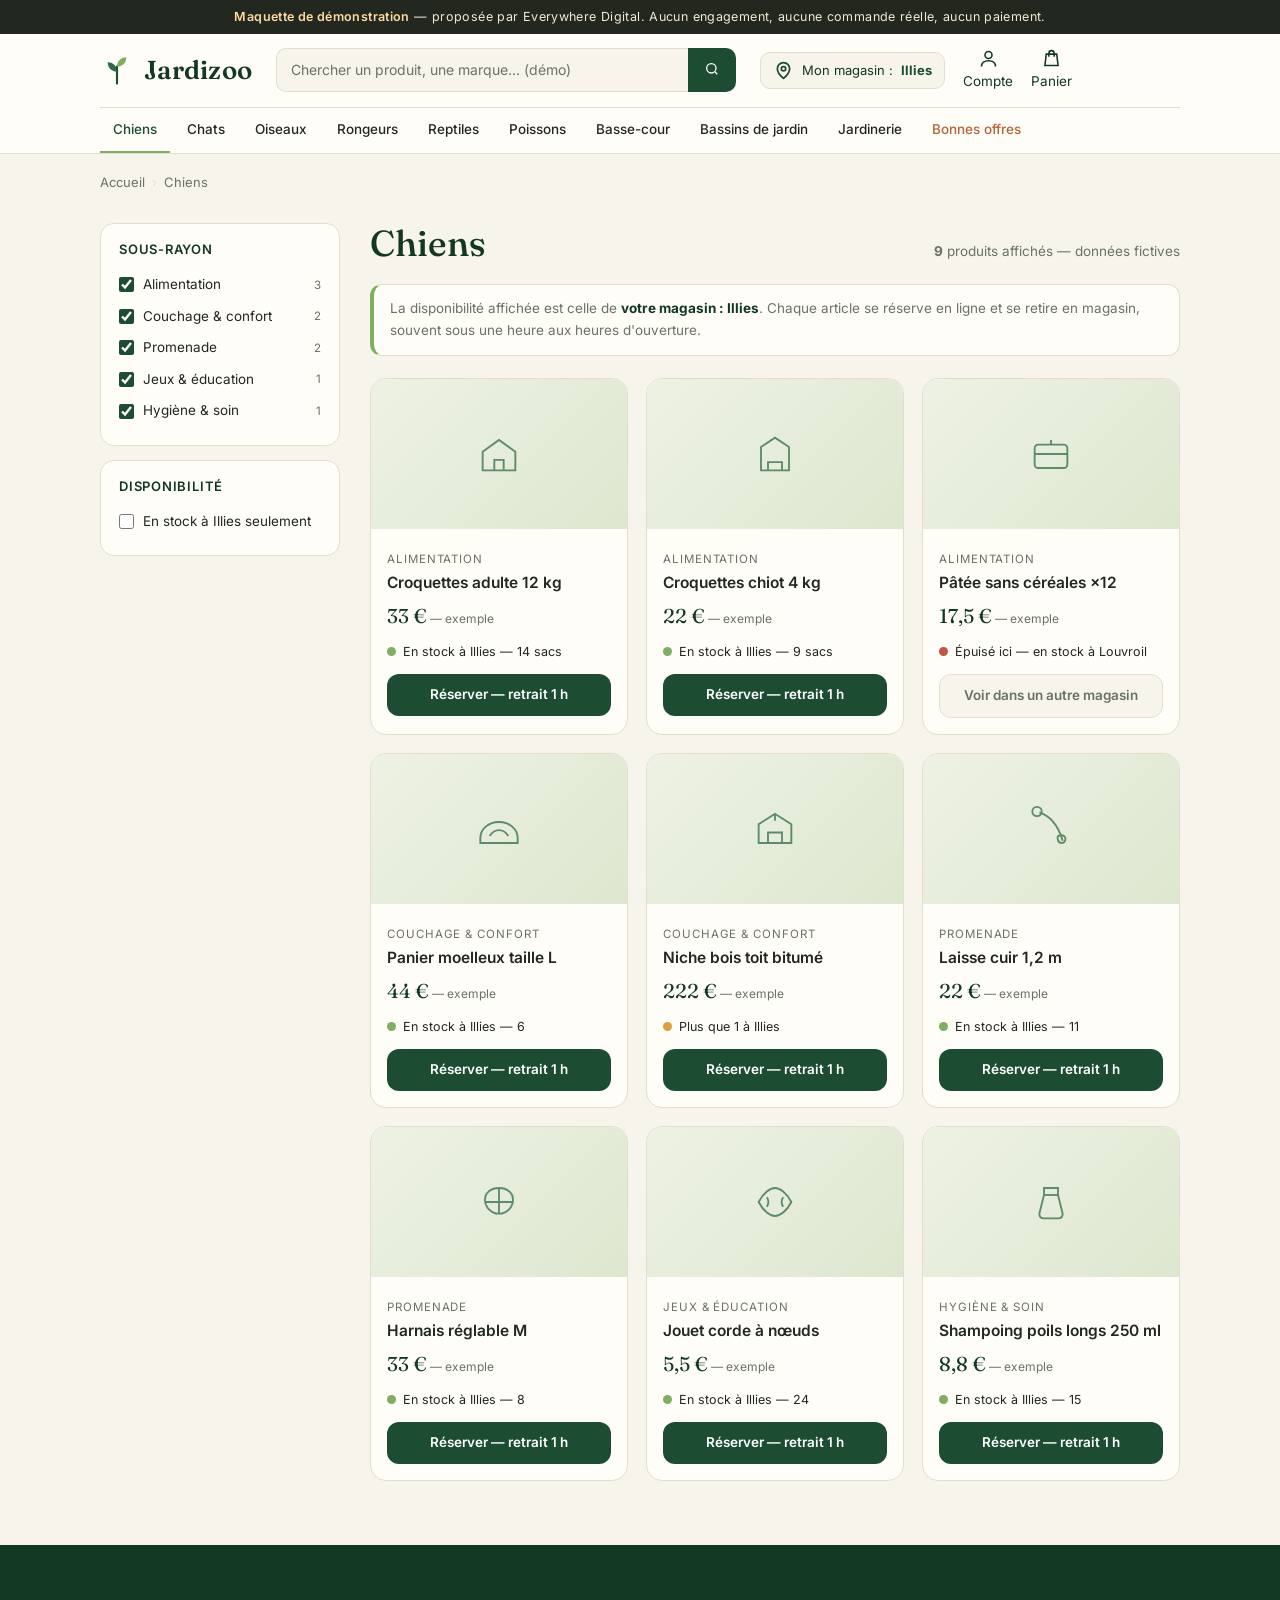
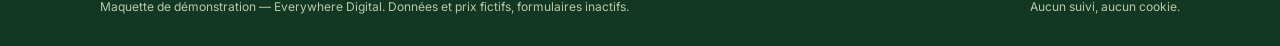
<file: rayon.html>
<!DOCTYPE html>
<html lang="fr">
<head>
<meta charset="UTF-8">
<meta name="viewport" content="width=device-width, initial-scale=1.0">
<meta name="robots" content="noindex, nofollow">
<title>Rayon Chiens — Jardizoo (maquette de démonstration)</title>
<link rel="preconnect" href="https://fonts.googleapis.com">
<link rel="preconnect" href="https://fonts.gstatic.com" crossorigin>
<link href="https://fonts.googleapis.com/css2?family=Fraunces:opsz,wght@9..144,400;9..144,500;9..144,600&family=Inter:wght@400;500;600&display=swap" rel="stylesheet">
<link rel="stylesheet" href="commun.css?v=2">
<style>
.page-rayon{display:grid;grid-template-columns:240px 1fr;gap:30px;padding:30px 0 64px}
.filtres{align-self:start;position:sticky;top:120px}
.bloc-filtre{background:var(--blanc);border:1px solid var(--filet);border-radius:14px;padding:18px;margin-bottom:14px}
.bloc-filtre h3{font-family:'Inter',sans-serif;font-size:13px;font-weight:600;letter-spacing:.06em;text-transform:uppercase;color:var(--vert-fonce);margin-bottom:12px}
.bloc-filtre label{display:flex;align-items:center;gap:9px;font-size:13.5px;padding:5px 0;cursor:pointer;color:var(--encre)}
.bloc-filtre input[type=checkbox]{accent-color:var(--vert);width:15px;height:15px}
.bloc-filtre .compte{margin-left:auto;font-size:11.5px;color:var(--gris)}
.tete-rayon{display:flex;align-items:baseline;justify-content:space-between;gap:16px;flex-wrap:wrap;margin-bottom:20px}
.tete-rayon h1{font-size:clamp(26px,3.4vw,36px)}
.tete-rayon .nb{font-size:13.5px;color:var(--gris)}
.note-rayon{background:var(--blanc);border:1px solid var(--filet);border-left:4px solid var(--seve);border-radius:12px;padding:13px 16px;font-size:13.5px;color:var(--gris);margin-bottom:22px}
.note-rayon b{color:var(--vert-fonce)}
@media (max-width:860px){
  .page-rayon{grid-template-columns:1fr}
  .filtres{position:static;display:grid;grid-template-columns:1fr 1fr;gap:12px}
  .bloc-filtre{margin-bottom:0}
}
</style>
</head>
<body>

<div class="demo-bandeau"><strong>Maquette de démonstration</strong> — proposée par Everywhere Digital. Aucun engagement, aucune commande réelle, aucun paiement.</div>

<header>
  <div class="conteneur">
    <div class="entete-haut">
      <a class="logo" href="index.html" aria-label="Jardizoo">
        <svg viewBox="0 0 40 40" aria-hidden="true"><path d="M20 36V16" stroke="#1c4d33" stroke-width="2.5" stroke-linecap="round"/><path d="M20 22c-7 0-11-5-11-11 6 0 11 4 11 11Z" fill="#2e6b47"/><path d="M20 16c7 0 11-5 11-11-6 0-11 4-11 11Z" fill="#7fae62"/></svg>
        Jardizoo
      </a>
      <div class="recherche" role="search">
        <input type="search" placeholder="Chercher un produit, une marque… (démo)" aria-label="Recherche">
        <button aria-label="Rechercher"><svg width="16" height="16" viewBox="0 0 24 24" fill="none" stroke="currentColor" stroke-width="2"><circle cx="11" cy="11" r="7"/><path d="m20 20-3.5-3.5"/></svg></button>
      </div>
      <div class="entete-actions">
        <div class="mon-magasin" title="Choisir mon magasin (démonstration)">
          <svg width="15" height="15" viewBox="0 0 24 24" fill="none" stroke="#1c4d33" stroke-width="2"><path d="M12 21s-7-5.5-7-11a7 7 0 0 1 14 0c0 5.5-7 11-7 11Z"/><circle cx="12" cy="10" r="2.5"/></svg>
          Mon magasin : <b>Illies</b>
        </div>
        <div class="action"><svg viewBox="0 0 24 24" fill="none" stroke="currentColor" stroke-width="1.8"><circle cx="12" cy="8" r="4"/><path d="M4 21c0-4 3.5-6.5 8-6.5s8 2.5 8 6.5"/></svg><span>Compte</span></div>
        <a class="action" href="panier.html"><svg viewBox="0 0 24 24" fill="none" stroke="currentColor" stroke-width="1.8"><path d="M6 7h12l1.5 13h-15L6 7Z"/><path d="M9 10V6a3 3 0 0 1 6 0v4"/></svg><span>Panier</span></a>
      </div>
    </div>
    <nav class="rayons-nav" aria-label="Rayons">
      <ul>
        <li><a href="rayon.html" class="courant">Chiens</a></li>
        <li><a href="index.html#rayons">Chats</a></li>
        <li><a href="index.html#rayons">Oiseaux</a></li>
        <li><a href="index.html#rayons">Rongeurs</a></li>
        <li><a href="index.html#rayons">Reptiles</a></li>
        <li><a href="index.html#rayons">Poissons</a></li>
        <li><a href="index.html#rayons">Basse-cour</a></li>
        <li><a href="index.html#rayons">Bassins de jardin</a></li>
        <li><a href="index.html#rayons">Jardinerie</a></li>
        <li><a href="index.html#rayons" class="offres">Bonnes offres</a></li>
      </ul>
    </nav>
  </div>
</header>

<div class="conteneur">
  <p class="ariane"><a href="index.html">Accueil</a><span class="sep">›</span><span>Chiens</span></p>

  <div class="page-rayon">
    <aside class="filtres" aria-label="Filtres">
      <div class="bloc-filtre">
        <h3>Sous-rayon</h3>
        <label><input type="checkbox" class="f-cat" value="alimentation" checked>Alimentation<span class="compte">3</span></label>
        <label><input type="checkbox" class="f-cat" value="couchage" checked>Couchage &amp; confort<span class="compte">2</span></label>
        <label><input type="checkbox" class="f-cat" value="promenade" checked>Promenade<span class="compte">2</span></label>
        <label><input type="checkbox" class="f-cat" value="jeux" checked>Jeux &amp; éducation<span class="compte">1</span></label>
        <label><input type="checkbox" class="f-cat" value="hygiene" checked>Hygiène &amp; soin<span class="compte">1</span></label>
      </div>
      <div class="bloc-filtre">
        <h3>Disponibilité</h3>
        <label><input type="checkbox" id="f-stock">En stock à Illies seulement</label>
      </div>
    </aside>

    <div>
      <div class="tete-rayon">
        <h1>Chiens</h1>
        <span class="nb"><b id="nb-visibles">9</b> produits affichés — données fictives</span>
      </div>
      <p class="note-rayon">La disponibilité affichée est celle de <b>votre magasin : Illies</b>. Chaque article se réserve en ligne et se retire en magasin, souvent sous une heure aux heures d'ouverture.</p>

      <div class="grille-produits" id="liste-produits">
        <article class="produit" data-cat="alimentation" data-stock="oui">
          <div class="visuel"><svg viewBox="0 0 48 48" fill="none" stroke="currentColor" stroke-width="1.6"><path d="M10 38V22l14-10 14 10v16H10Z"/><path d="M20 38v-9h8v9"/></svg></div>
          <div class="corps">
            <span class="marque">Alimentation</span>
            <h3><a href="produit.html">Croquettes adulte 12 kg</a></h3>
            <p class="prix">33 €<small> — exemple</small></p>
            <p class="stock-ligne"><span class="pastille"></span>En stock à Illies — 14 sacs</p>
            <a class="btn" href="produit.html">Réserver — retrait 1 h</a>
          </div>
        </article>
        <article class="produit" data-cat="alimentation" data-stock="oui">
          <div class="visuel"><svg viewBox="0 0 48 48" fill="none" stroke="currentColor" stroke-width="1.6"><path d="M12 38V18l12-8 12 8v20H12Z"/><path d="M18 38v-7h12v7"/></svg></div>
          <div class="corps">
            <span class="marque">Alimentation</span>
            <h3><a href="produit.html">Croquettes chiot 4 kg</a></h3>
            <p class="prix">22 €<small> — exemple</small></p>
            <p class="stock-ligne"><span class="pastille"></span>En stock à Illies — 9 sacs</p>
            <a class="btn" href="produit.html">Réserver — retrait 1 h</a>
          </div>
        </article>
        <article class="produit" data-cat="alimentation" data-stock="non">
          <div class="visuel"><svg viewBox="0 0 48 48" fill="none" stroke="currentColor" stroke-width="1.6"><rect x="10" y="16" width="28" height="20" rx="3"/><path d="M10 24h28M24 16v-4"/></svg></div>
          <div class="corps">
            <span class="marque">Alimentation</span>
            <h3><a href="produit.html">Pâtée sans céréales ×12</a></h3>
            <p class="prix">17,5 €<small> — exemple</small></p>
            <p class="stock-ligne epuise"><span class="pastille"></span>Épuisé ici — en stock à Louvroil</p>
            <a class="btn indispo" href="produit.html">Voir dans un autre magasin</a>
          </div>
        </article>
        <article class="produit" data-cat="couchage" data-stock="oui">
          <div class="visuel"><svg viewBox="0 0 48 48" fill="none" stroke="currentColor" stroke-width="1.6"><path d="M8 32c0-8 7-14 16-14s16 6 16 14v4H8v-4Z"/><path d="M16 30c2-3 5-5 8-5s6 2 8 5"/></svg></div>
          <div class="corps">
            <span class="marque">Couchage &amp; confort</span>
            <h3><a href="produit.html">Panier moelleux taille L</a></h3>
            <p class="prix">44 €<small> — exemple</small></p>
            <p class="stock-ligne"><span class="pastille"></span>En stock à Illies — 6</p>
            <a class="btn" href="produit.html">Réserver — retrait 1 h</a>
          </div>
        </article>
        <article class="produit" data-cat="couchage" data-stock="oui">
          <div class="visuel"><svg viewBox="0 0 48 48" fill="none" stroke="currentColor" stroke-width="1.6"><path d="M10 36V20l14-9 14 9v16H10Z"/><path d="M18 36v-9h12v9M24 11v6"/></svg></div>
          <div class="corps">
            <span class="marque">Couchage &amp; confort</span>
            <h3><a href="produit.html">Niche bois toit bitumé</a></h3>
            <p class="prix">222 €<small> — exemple</small></p>
            <p class="stock-ligne faible"><span class="pastille"></span>Plus que 1 à Illies</p>
            <a class="btn" href="produit.html">Réserver — retrait 1 h</a>
          </div>
        </article>
        <article class="produit" data-cat="promenade" data-stock="oui">
          <div class="visuel"><svg viewBox="0 0 48 48" fill="none" stroke="currentColor" stroke-width="1.6"><path d="M14 10c8 2 16 10 20 24"/><circle cx="12" cy="9" r="4"/><path d="M30 30c2-1 5-1 6 1s0 5-3 5-4-4-3-6Z"/></svg></div>
          <div class="corps">
            <span class="marque">Promenade</span>
            <h3><a href="produit.html">Laisse cuir 1,2 m</a></h3>
            <p class="prix">22 €<small> — exemple</small></p>
            <p class="stock-ligne"><span class="pastille"></span>En stock à Illies — 11</p>
            <a class="btn" href="produit.html">Réserver — retrait 1 h</a>
          </div>
        </article>
        <article class="produit" data-cat="promenade" data-stock="oui">
          <div class="visuel"><svg viewBox="0 0 48 48" fill="none" stroke="currentColor" stroke-width="1.6"><path d="M12 22c0-6 5-10 12-10s12 4 12 10-5 12-12 12-12-6-12-12Z"/><path d="M12 24h24M24 12v22"/></svg></div>
          <div class="corps">
            <span class="marque">Promenade</span>
            <h3><a href="produit.html">Harnais réglable M</a></h3>
            <p class="prix">33 €<small> — exemple</small></p>
            <p class="stock-ligne"><span class="pastille"></span>En stock à Illies — 8</p>
            <a class="btn" href="produit.html">Réserver — retrait 1 h</a>
          </div>
        </article>
        <article class="produit" data-cat="jeux" data-stock="oui">
          <div class="visuel"><svg viewBox="0 0 48 48" fill="none" stroke="currentColor" stroke-width="1.6"><path d="M10 24c4-8 10-12 14-12s10 4 14 12c-4 8-10 12-14 12s-10-4-14-12Z"/><path d="M17 20c2 3 2 5 0 8m14-8c-2 3-2 5 0 8"/></svg></div>
          <div class="corps">
            <span class="marque">Jeux &amp; éducation</span>
            <h3><a href="produit.html">Jouet corde à nœuds</a></h3>
            <p class="prix">5,5 €<small> — exemple</small></p>
            <p class="stock-ligne"><span class="pastille"></span>En stock à Illies — 24</p>
            <a class="btn" href="produit.html">Réserver — retrait 1 h</a>
          </div>
        </article>
        <article class="produit" data-cat="hygiene" data-stock="oui">
          <div class="visuel"><svg viewBox="0 0 48 48" fill="none" stroke="currentColor" stroke-width="1.6"><path d="M18 12h12v6l4 16c0 3-2 4-4 4H18c-2 0-4-1-4-4l4-16v-6Z"/><path d="M18 18h12"/></svg></div>
          <div class="corps">
            <span class="marque">Hygiène &amp; soin</span>
            <h3><a href="produit.html">Shampoing poils longs 250 ml</a></h3>
            <p class="prix">8,8 €<small> — exemple</small></p>
            <p class="stock-ligne"><span class="pastille"></span>En stock à Illies — 15</p>
            <a class="btn" href="produit.html">Réserver — retrait 1 h</a>
          </div>
        </article>
      </div>
    </div>
  </div>
</div>

<footer>
  <div class="conteneur">
    <div class="pied-bas" style="border:none;padding:0">
      <span>Maquette de démonstration — Everywhere Digital. Données et prix fictifs, formulaires inactifs.</span>
      <span>Aucun suivi, aucun cookie.</span>
    </div>
  </div>
</footer>

<script>
// filtres fonctionnels (démo)
function filtrer(){
  const cats=[...document.querySelectorAll('.f-cat:checked')].map(c=>c.value);
  const stockSeul=document.getElementById('f-stock').checked;
  let n=0;
  document.querySelectorAll('#liste-produits .produit').forEach(p=>{
    const ok=cats.includes(p.dataset.cat)&&(!stockSeul||p.dataset.stock==='oui');
    p.style.display=ok?'':'none';
    if(ok)n++;
  });
  document.getElementById('nb-visibles').textContent=n;
}
document.querySelectorAll('.f-cat, #f-stock').forEach(c=>c.addEventListener('change',filtrer));
filtrer();
</script>
</body>
</html>
</file>
<file: commun.css>
/* ═══ Jardizoo — refonte, style commun (maquette de démonstration) ═══ */
:root{
  --vert:#1c4d33;
  --vert-fonce:#123723;
  --vert-clair:#2e6b47;
  --seve:#7fae62;
  --terre:#b5643a;
  --ivoire:#f7f4ec;
  --blanc:#fffdf8;
  --encre:#22271f;
  --gris:#6b7263;
  --filet:#e3ddcd;
  --alerte:#c0563e;
  --attention:#d9a13c;
  --ombre:0 10px 30px rgba(28,52,35,.10);
}
*{margin:0;padding:0;box-sizing:border-box}
html{scroll-behavior:smooth}
body{font-family:'Inter',system-ui,sans-serif;color:var(--encre);background:var(--ivoire);line-height:1.6;font-size:16px}
h1,h2,h3{font-family:'Fraunces',serif;font-weight:500;line-height:1.15;color:var(--vert-fonce)}
img{max-width:100%;display:block}
a{color:inherit;text-decoration:none}
.conteneur{max-width:1120px;margin:0 auto;padding:0 20px}

/* — bandeau démonstration — */
.demo-bandeau{background:var(--encre);color:#f0ead8;text-align:center;font-size:12.5px;padding:7px 14px;letter-spacing:.03em}
.demo-bandeau strong{color:#ffd9a0;font-weight:600}

/* — entête — */
header{background:var(--blanc);border-bottom:1px solid var(--filet);position:sticky;top:0;z-index:50}
.entete-haut{display:flex;align-items:center;gap:24px;padding:14px 0}
.logo{display:flex;align-items:center;gap:10px;font-family:'Fraunces',serif;font-size:26px;color:var(--vert-fonce);font-weight:600;letter-spacing:.01em}
.logo svg{width:34px;height:34px}
.recherche{flex:1;display:flex;max-width:460px}
.recherche input{flex:1;border:1.5px solid var(--filet);border-right:none;border-radius:10px 0 0 10px;padding:10px 14px;font:inherit;font-size:14px;background:var(--ivoire);color:var(--encre)}
.recherche input::placeholder{color:var(--gris)}
.recherche button{border:none;background:var(--vert);color:#fff;padding:0 16px;border-radius:0 10px 10px 0;cursor:pointer}
.entete-actions{display:flex;gap:18px;align-items:center;font-size:13.5px;color:var(--vert-fonce);white-space:nowrap}
.entete-actions .action{display:flex;flex-direction:column;align-items:center;gap:2px;cursor:pointer}
.entete-actions .action:hover{color:var(--vert-clair)}
.entete-actions svg{width:21px;height:21px}
.mon-magasin{background:var(--ivoire);border:1.5px solid var(--filet);border-radius:10px;padding:7px 12px;display:flex;align-items:center;gap:8px;cursor:pointer;font-size:13px}
.mon-magasin b{color:var(--vert)}
nav.rayons-nav{border-top:1px solid var(--filet);overflow-x:auto}
nav.rayons-nav ul{display:flex;gap:4px;list-style:none;padding:0}
nav.rayons-nav a{display:block;padding:11px 13px;font-size:13.5px;font-weight:500;color:var(--encre);border-bottom:2.5px solid transparent;white-space:nowrap}
nav.rayons-nav a:hover,nav.rayons-nav a.courant{color:var(--vert);border-bottom-color:var(--seve)}
nav.rayons-nav a.offres{color:var(--terre)}

/* — boutons — */
.btn{display:inline-flex;align-items:center;gap:9px;padding:13px 22px;border-radius:12px;font-weight:600;font-size:15px;transition:transform .25s,box-shadow .25s,background .25s;cursor:pointer;border:none;font-family:inherit}
.btn-plein{background:var(--seve);color:var(--vert-fonce)}
.btn-plein:hover{transform:translateY(-2px);box-shadow:0 8px 22px rgba(0,0,0,.25)}
.btn-ligne{background:transparent;color:var(--ivoire);border:1.5px solid rgba(240,240,220,.45)}
.btn-ligne:hover{border-color:var(--ivoire)}
.btn-vert{background:var(--vert);color:#fff}
.btn-vert:hover{background:var(--vert-clair)}
.btn-discret{background:var(--blanc);color:var(--vert-fonce);border:1.5px solid var(--filet)}
.btn-discret:hover{border-color:var(--seve)}

/* — sections — */
section{padding:64px 0}
.sur-titre{font-size:12.5px;letter-spacing:.14em;text-transform:uppercase;color:var(--terre);font-weight:600;margin-bottom:10px}
h2.titre-section{font-size:clamp(24px,3.2vw,34px);margin-bottom:14px;position:relative;display:inline-block}
.intro-section{color:var(--gris);max-width:62ch;margin-bottom:36px}

/* — pastilles de stock — */
.pastille{width:9px;height:9px;border-radius:50%;background:var(--seve);flex:none;animation:pulse 2.4s infinite}
@keyframes pulse{0%,100%{opacity:1}50%{opacity:.35}}
.stock-ligne{display:flex;align-items:center;gap:7px;font-size:12.5px;margin-bottom:12px}
.stock-ligne .pastille{animation:none}
.stock-ligne.faible .pastille{background:var(--attention)}
.stock-ligne.epuise .pastille{background:var(--alerte)}

/* — cartes produit — */
.grille-produits{display:grid;grid-template-columns:repeat(auto-fill,minmax(230px,1fr));gap:18px}
.produit{background:var(--blanc);border:1px solid var(--filet);border-radius:16px;overflow:hidden;transition:transform .25s,box-shadow .25s}
.produit:hover{transform:translateY(-4px);box-shadow:var(--ombre)}
.produit .visuel{height:150px;background:linear-gradient(135deg,#eef2e4,#dde7cf);display:flex;align-items:center;justify-content:center;color:var(--vert-clair)}
.produit .visuel svg{width:56px;height:56px;opacity:.75}
.produit .corps{padding:16px}
.produit .marque{font-size:11.5px;letter-spacing:.08em;text-transform:uppercase;color:var(--gris)}
.produit h3{font-size:15.5px;margin:4px 0 8px;font-family:'Inter',sans-serif;font-weight:600;color:var(--encre)}
.produit .prix{font-family:'Fraunces',serif;font-size:20px;color:var(--vert-fonce);margin-bottom:10px}
.produit .prix small{font-size:12px;color:var(--gris);font-family:'Inter',sans-serif}
.produit .btn{width:100%;justify-content:center;padding:10px;background:var(--vert);color:#fff;font-size:13.5px}
.produit .btn:hover{background:var(--vert-clair)}
.produit .btn.indispo{background:var(--ivoire);color:var(--gris);border:1.5px solid var(--filet);cursor:default}

/* — fil d'Ariane — */
.ariane{font-size:13px;color:var(--gris);padding:18px 0 0}
.ariane a:hover{color:var(--vert)}
.ariane .sep{margin:0 7px;color:var(--filet)}

/* — pied — */
footer{background:var(--vert-fonce);color:#b9c9a8;padding:52px 0 30px;font-size:13.5px}
.pied-grille{display:grid;grid-template-columns:2fr 1fr 1fr 1fr;gap:34px;margin-bottom:36px}
footer h4{color:var(--ivoire);font-size:14px;margin-bottom:12px;font-weight:600}
footer li{list-style:none;margin-bottom:8px}
footer a:hover{color:var(--ivoire)}
.pied-bas{border-top:1px solid rgba(255,255,255,.15);padding-top:20px;display:flex;justify-content:space-between;gap:14px;flex-wrap:wrap;font-size:12px}

/* — apparitions au défilement — */
.apparait{opacity:0;transform:translateY(18px);transition:opacity .7s ease,transform .7s ease}
.apparait.visible{opacity:1;transform:none}
@media (prefers-reduced-motion: reduce){
  .apparait{opacity:1;transform:none;transition:none}
  .pastille{animation:none}
}

@media (max-width:860px){
  .pied-grille{grid-template-columns:1fr 1fr}
  .recherche{display:none}
  .entete-actions .action span{display:none}
  section{padding:44px 0}
}
@media (max-width:640px){
  .entete-haut{flex-wrap:wrap;gap:10px 14px;padding:12px 0}
  .logo{font-size:22px}
  .logo svg{width:28px;height:28px}
  .entete-actions{margin-left:auto;gap:14px}
  .mon-magasin{order:3;width:100%;justify-content:center;font-size:12.5px;padding:6px 10px}
}
</file>
